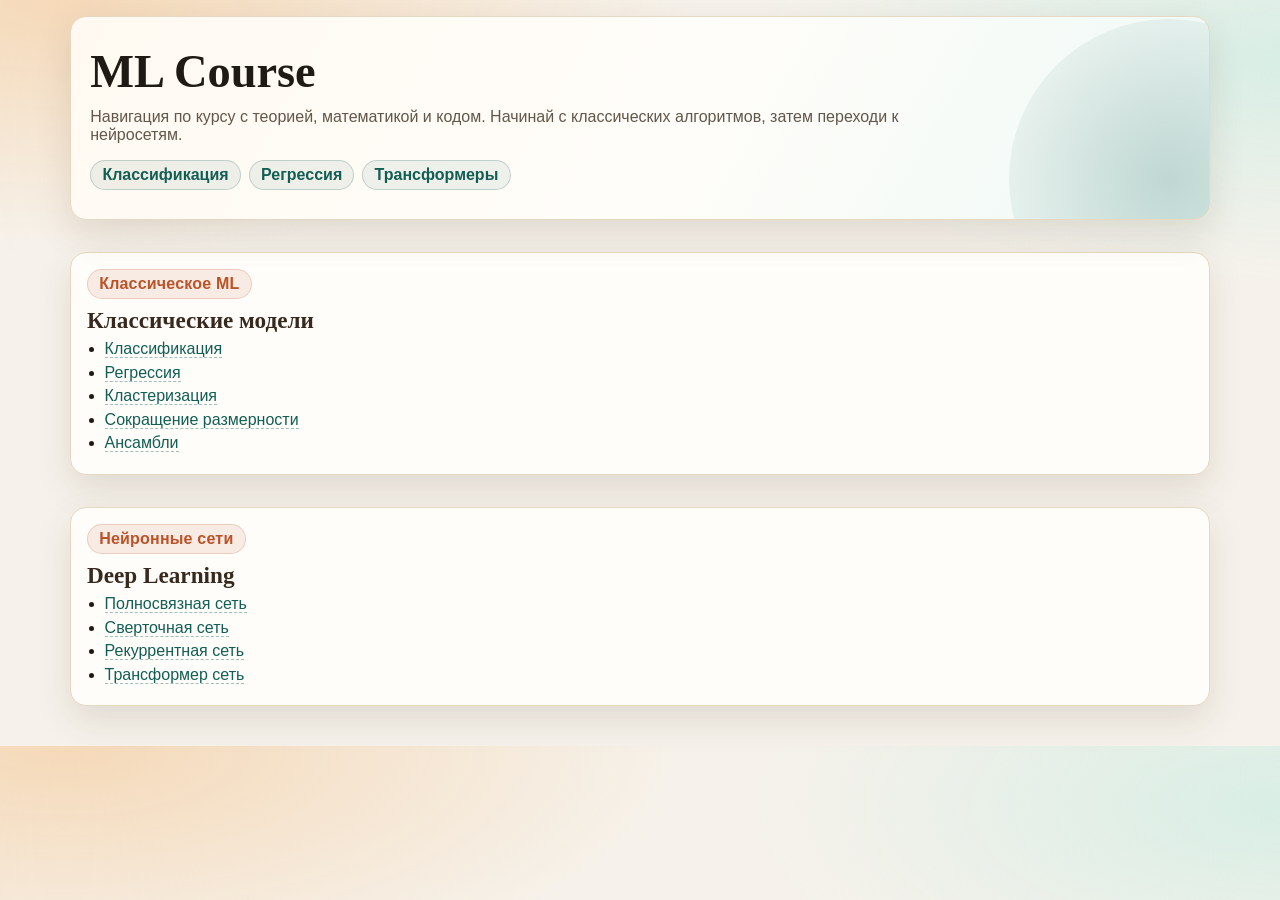
<file: index.html>
<!doctype html>
<html lang="ru">
<head>
  <meta charset="UTF-8"/>
  <meta name="viewport" content="width=device-width, initial-scale=1.0"/>
  <title>ML Course</title>
  <link rel="stylesheet" href="./assets/styles.css"/>
  <style>
    .home-hero {
      position: relative;
      overflow: hidden;
      margin-bottom: 1rem;
    }
    .home-hero::after {
      content: "";
      position: absolute;
      inset: auto -120px -120px auto;
      width: 320px;
      height: 320px;
      border-radius: 50%;
      background: radial-gradient(circle, rgba(19,94,83,.22), rgba(19,94,83,0));
      pointer-events: none;
    }
    .subtitle {
      margin-top: .7rem;
      color: var(--muted);
      max-width: 820px;
    }
    .stack {
      display: grid;
      gap: 1rem;
    }
    .section-title {
      display: inline-block;
      font-weight: 700;
      letter-spacing: .2px;
      color: var(--primary);
      background: rgba(186,83,40,.1);
      border: 1px solid rgba(186,83,40,.2);
      border-radius: 999px;
      padding: .3rem .7rem;
      margin-bottom: .55rem;
    }
    .panel ul {
      margin: .3rem 0 0;
      padding-left: 1.1rem;
    }
    .panel li { margin: .35rem 0; }
  </style>
</head>
<body>
  <main class="wrap">
    <section class="hero home-hero">
      <h1>ML Course</h1>
      <p class="subtitle">Навигация по курсу с теорией, математикой и кодом. Начинай с классических алгоритмов, затем переходи к нейросетям.</p>
      <div class="chips">
        <a href="./classic/classification.html">Классификация</a>
        <a href="./classic/regression.html">Регрессия</a>
        <a href="./neural/transformer.html">Трансформеры</a>
      </div>
    </section>

    <section class="stack">
      <article class="panel">
        <div class="section-title">Классическое ML</div>
        <h2>Классические модели</h2>
        <ul>
          <li><a href="./classic/classification.html">Классификация</a></li>
          <li><a href="./classic/regression.html">Регрессия</a></li>
          <li><a href="./classic/clustering.html">Кластеризация</a></li>
          <li><a href="./classic/dim-reduction.html">Сокращение размерности</a></li>
          <li><a href="./classic/ensembles.html">Ансамбли</a></li>
        </ul>
      </article>

      <article class="panel">
        <div class="section-title">Нейронные сети</div>
        <h2>Deep Learning</h2>
        <ul>
          <li><a href="./neural/fcn.html">Полносвязная сеть</a></li>
          <li><a href="./neural/cnn.html">Сверточная сеть</a></li>
          <li><a href="./neural/rnn.html">Рекуррентная сеть</a></li>
          <li><a href="./neural/transformer.html">Трансформер сеть</a></li>
        </ul>
      </article>
    </section>
  </main>
</body>
</html>
</file>
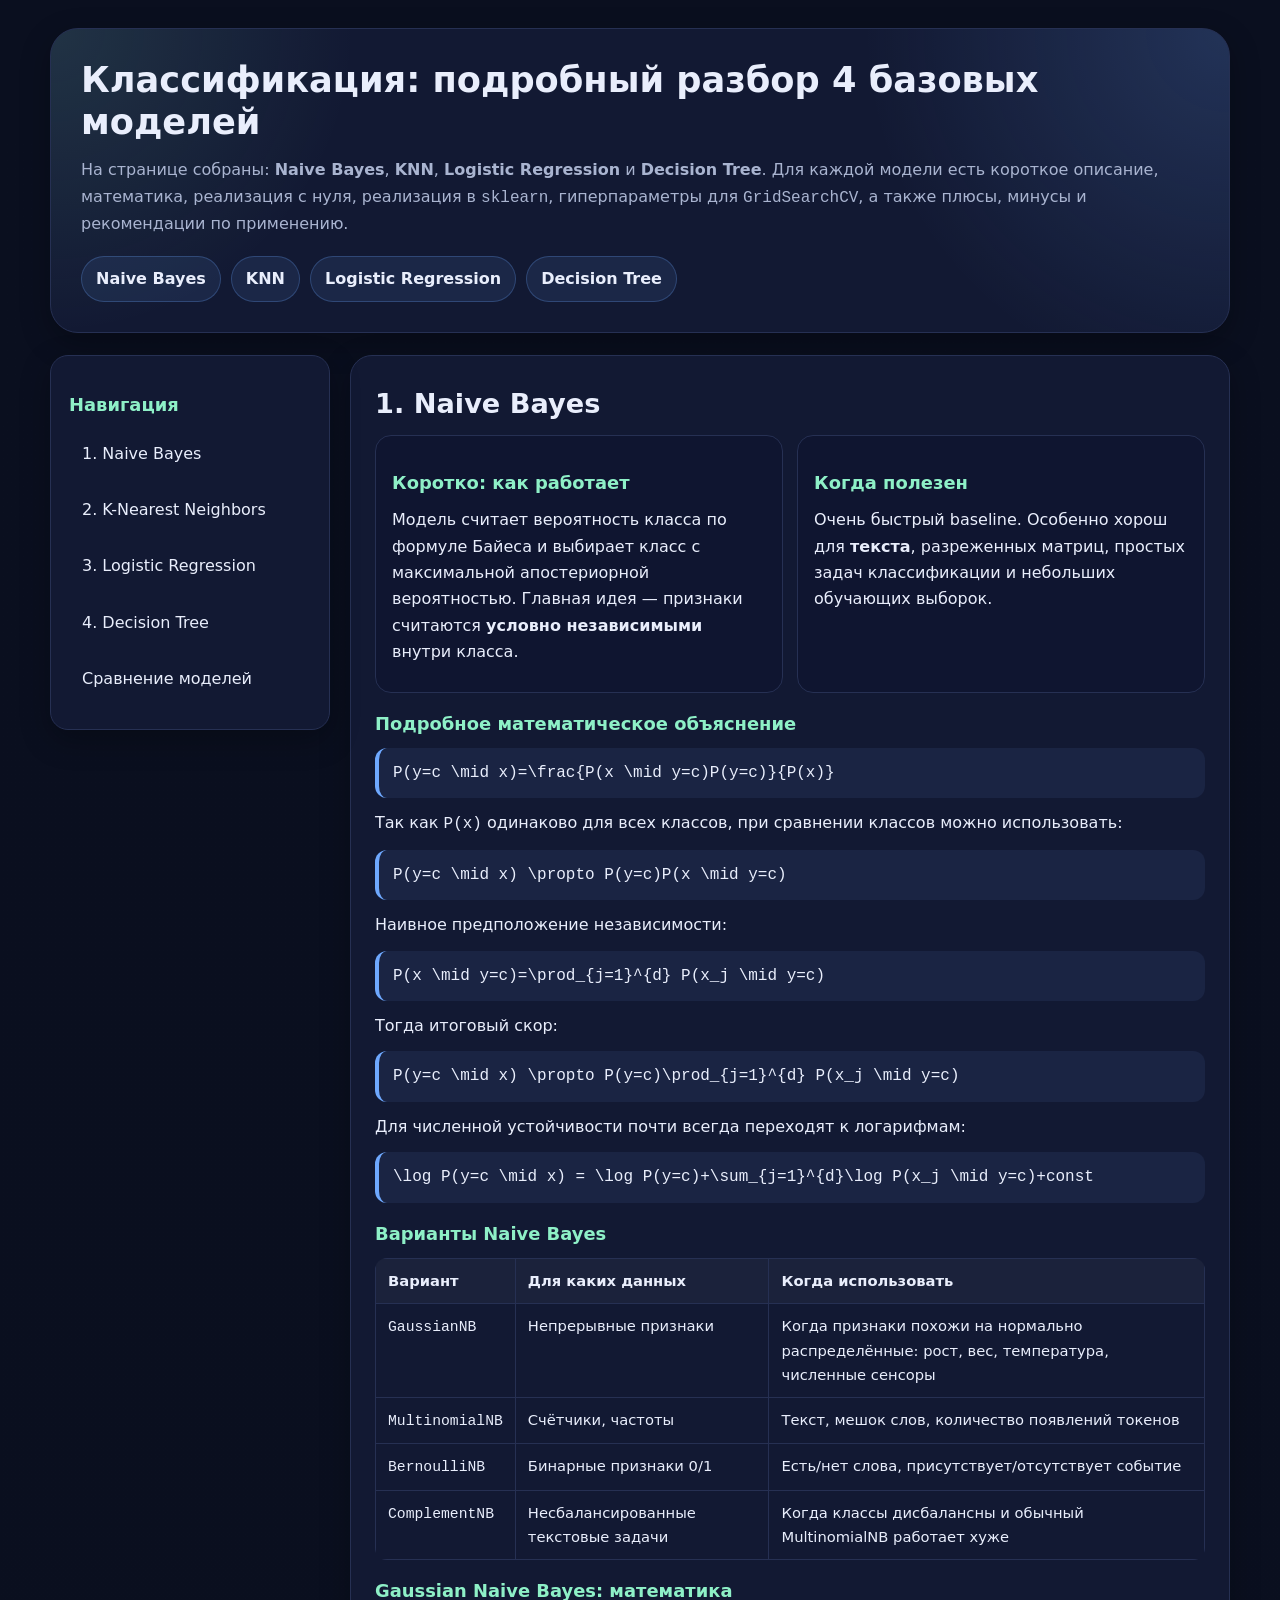
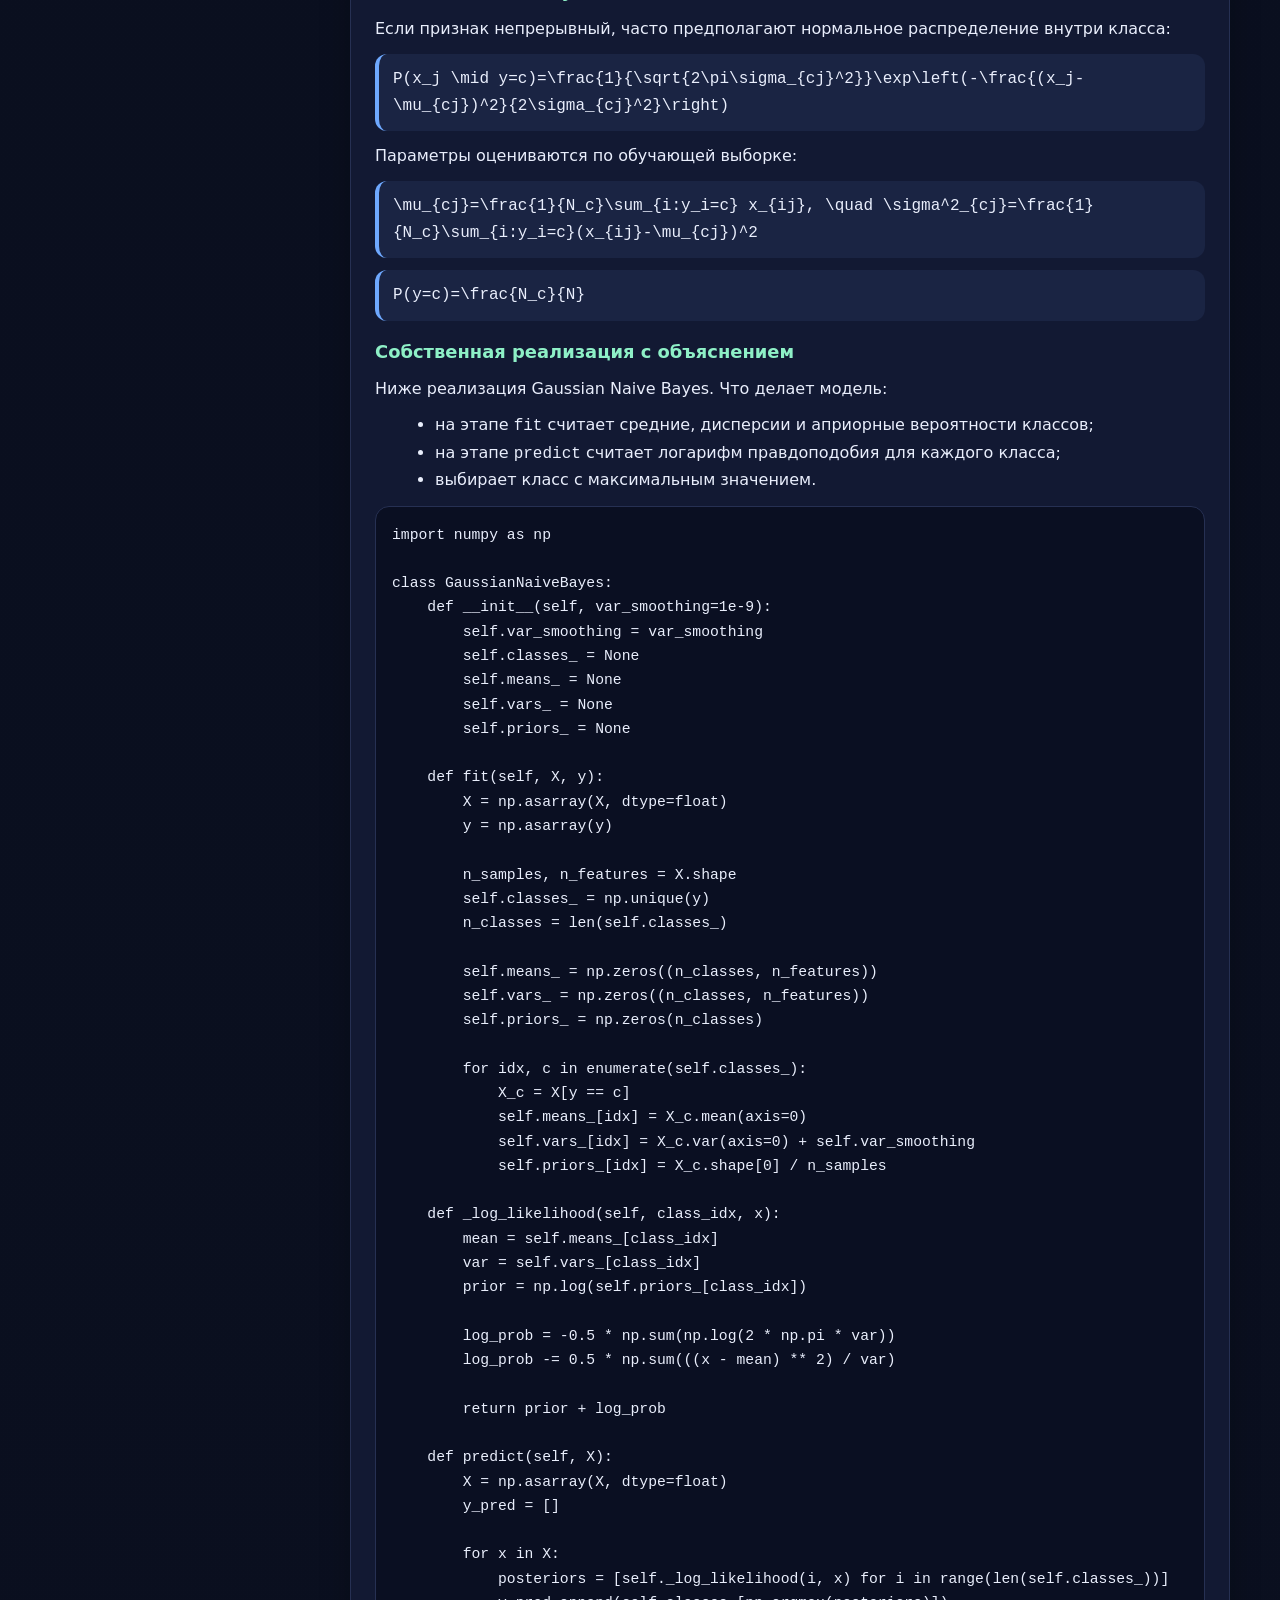
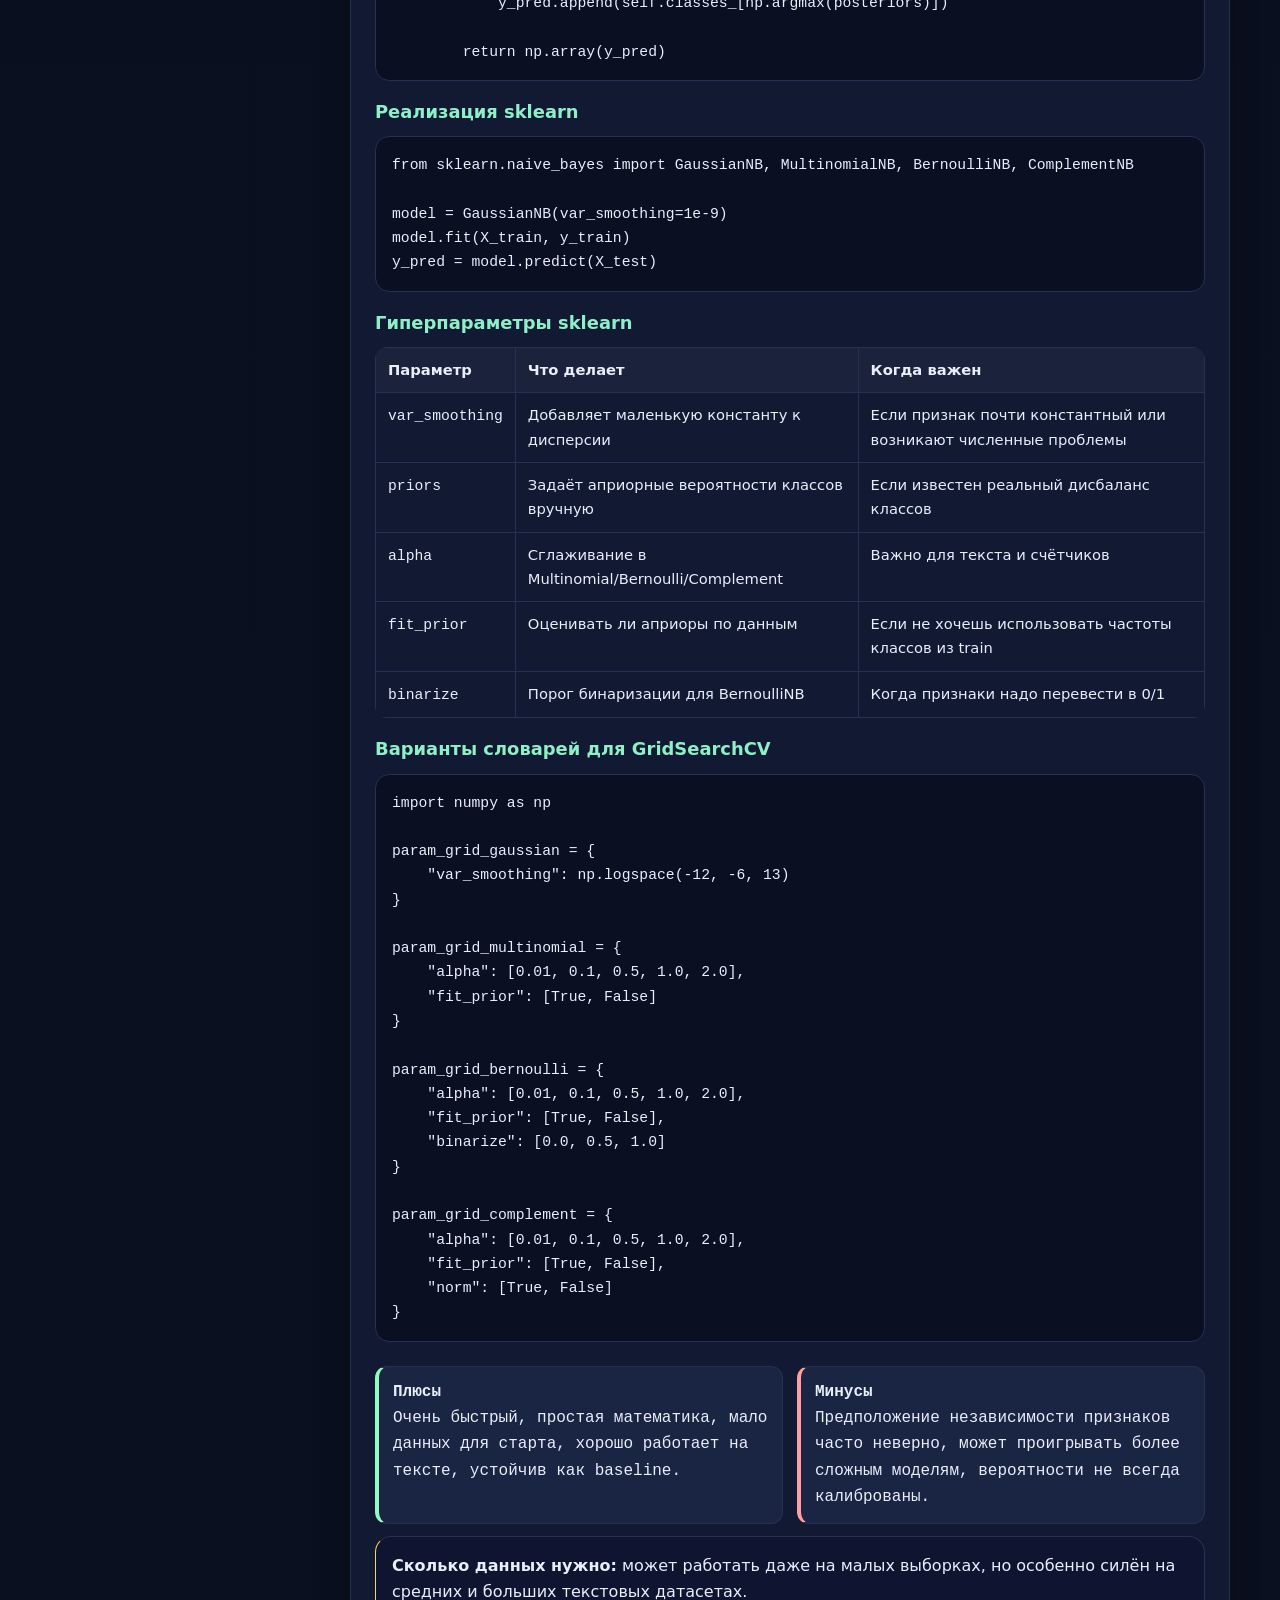
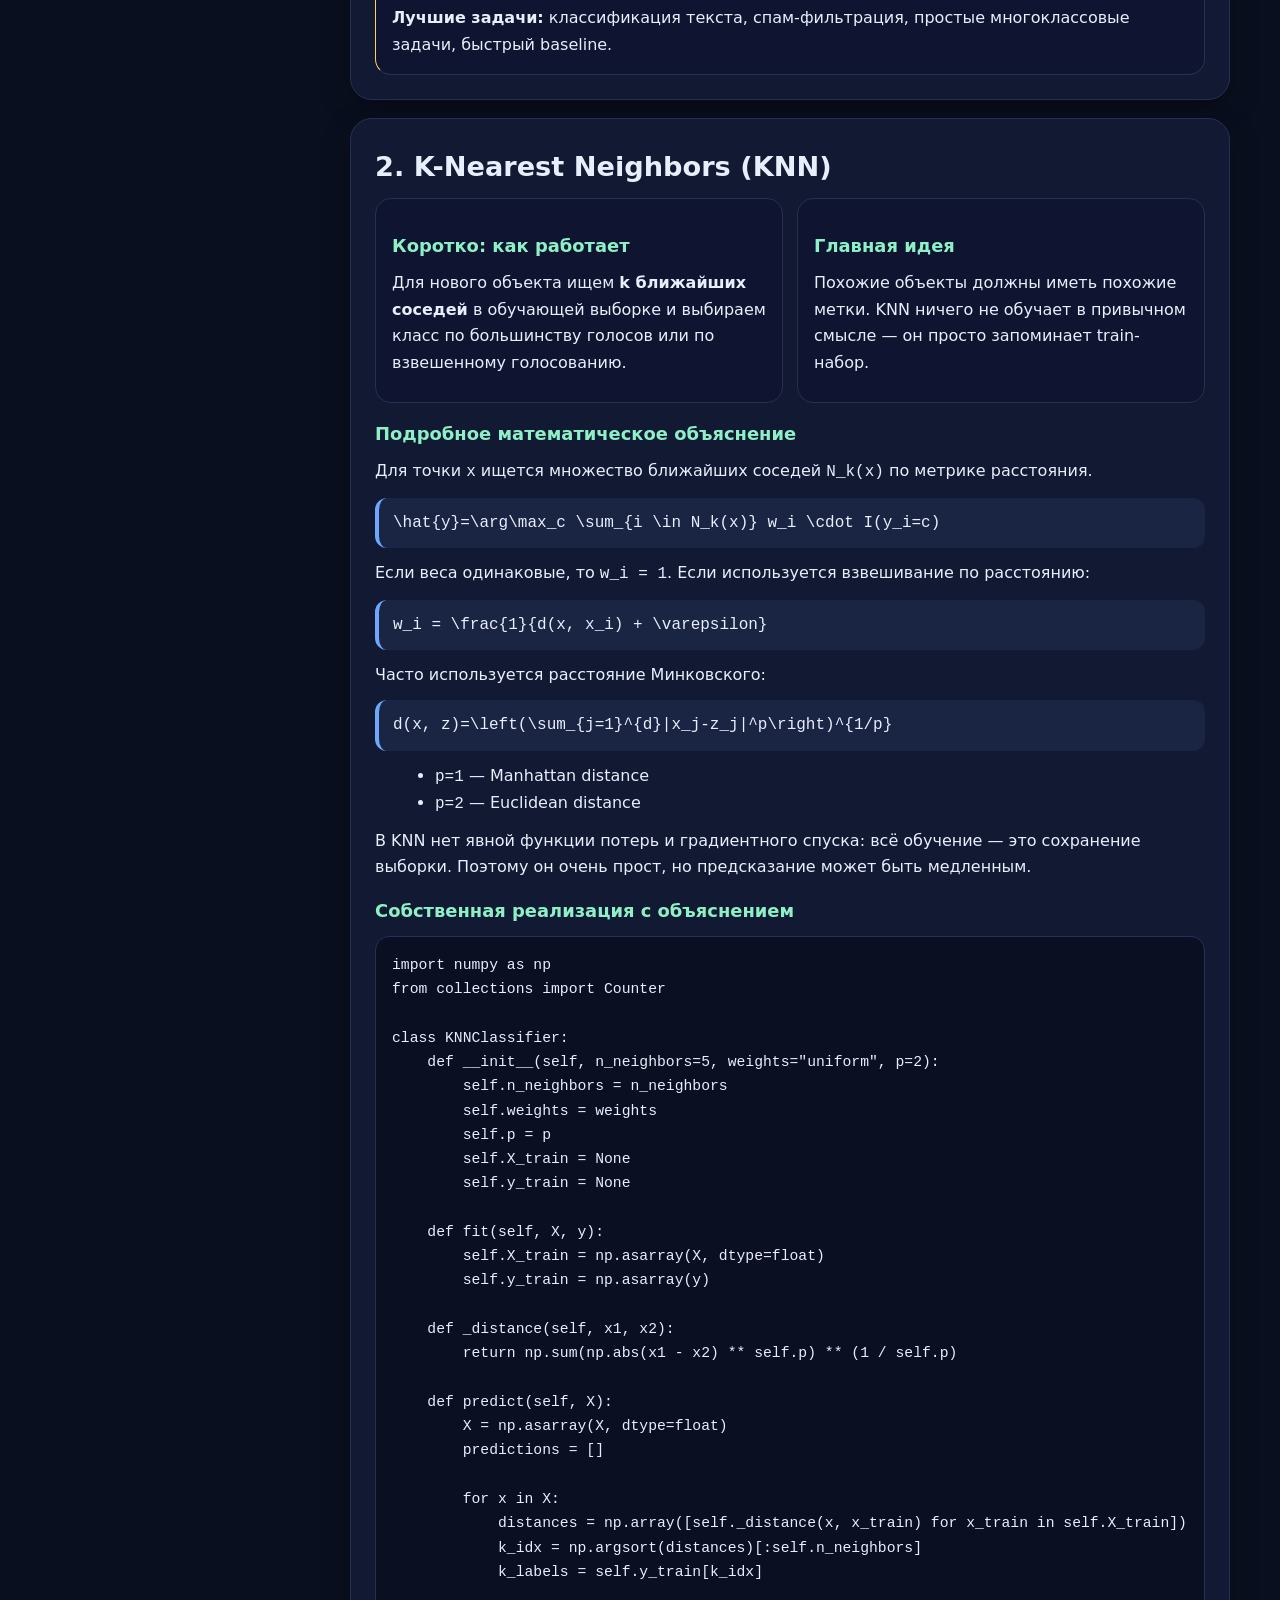
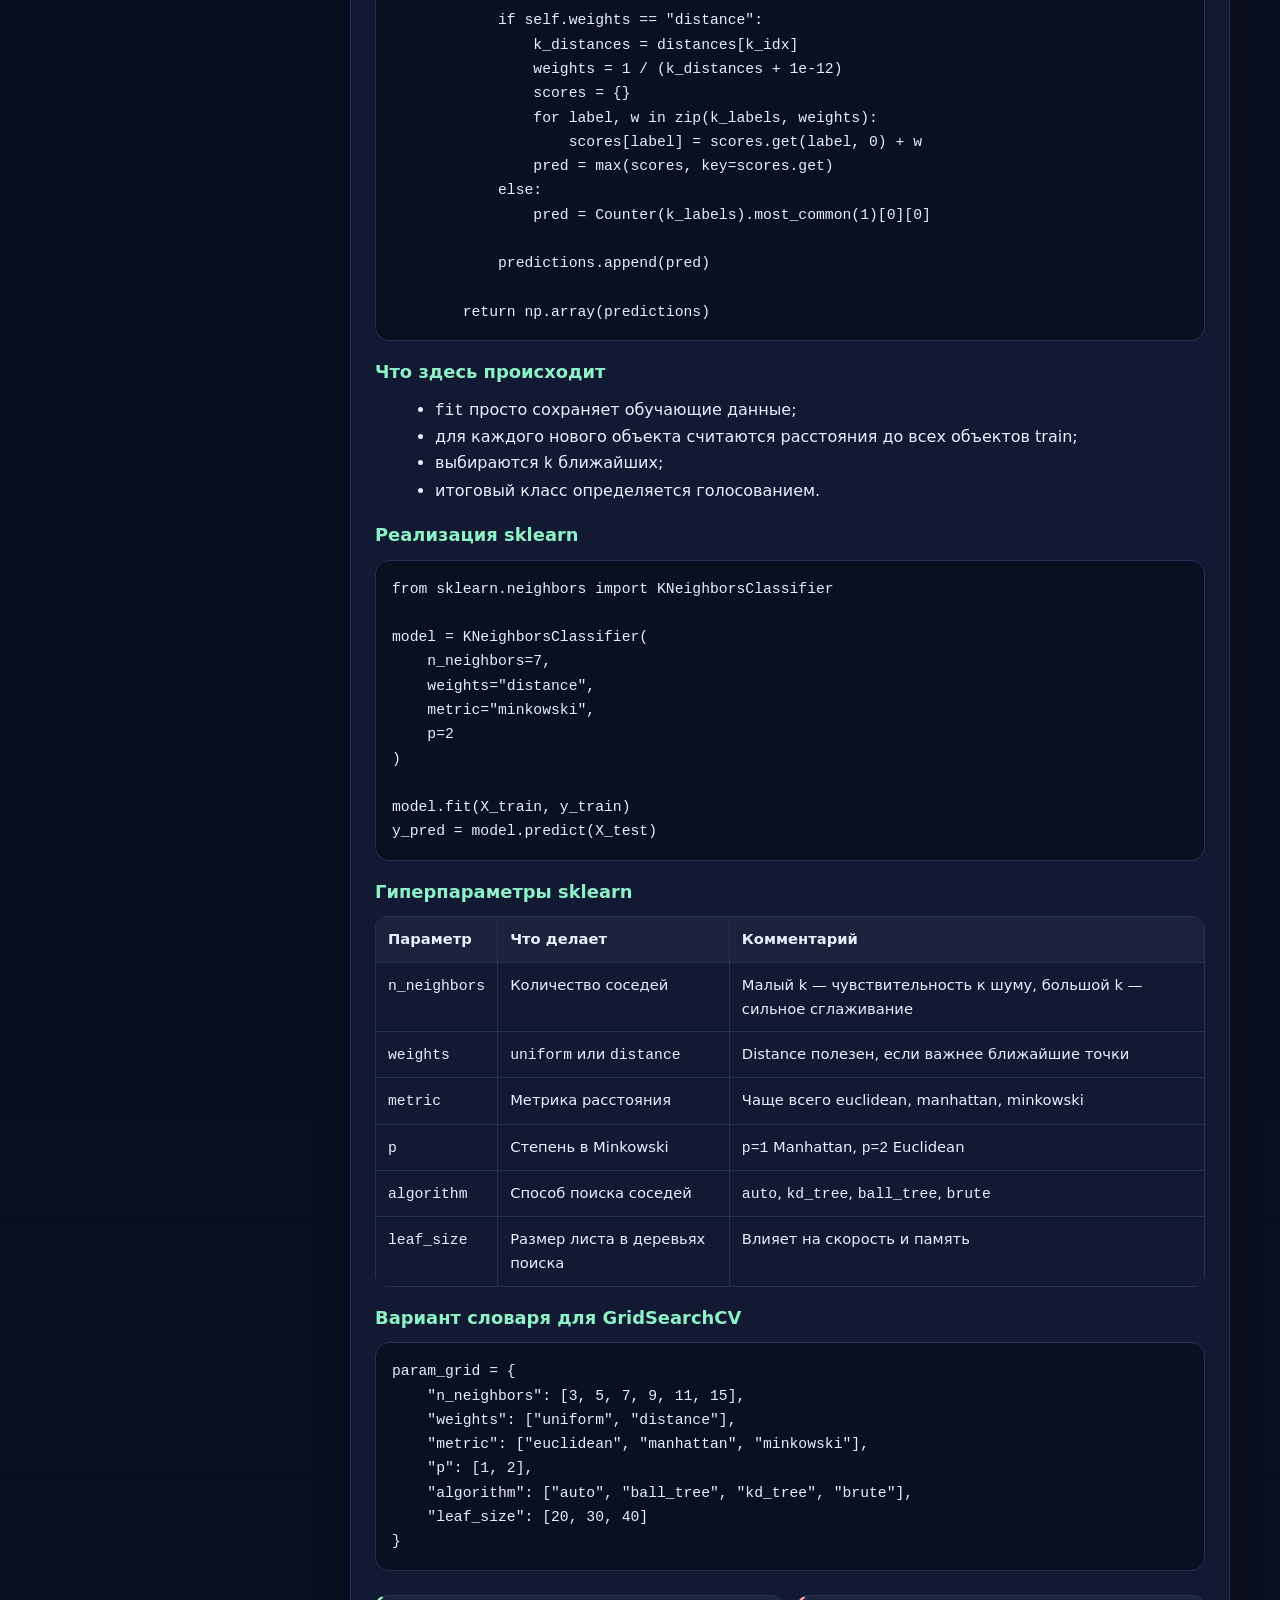
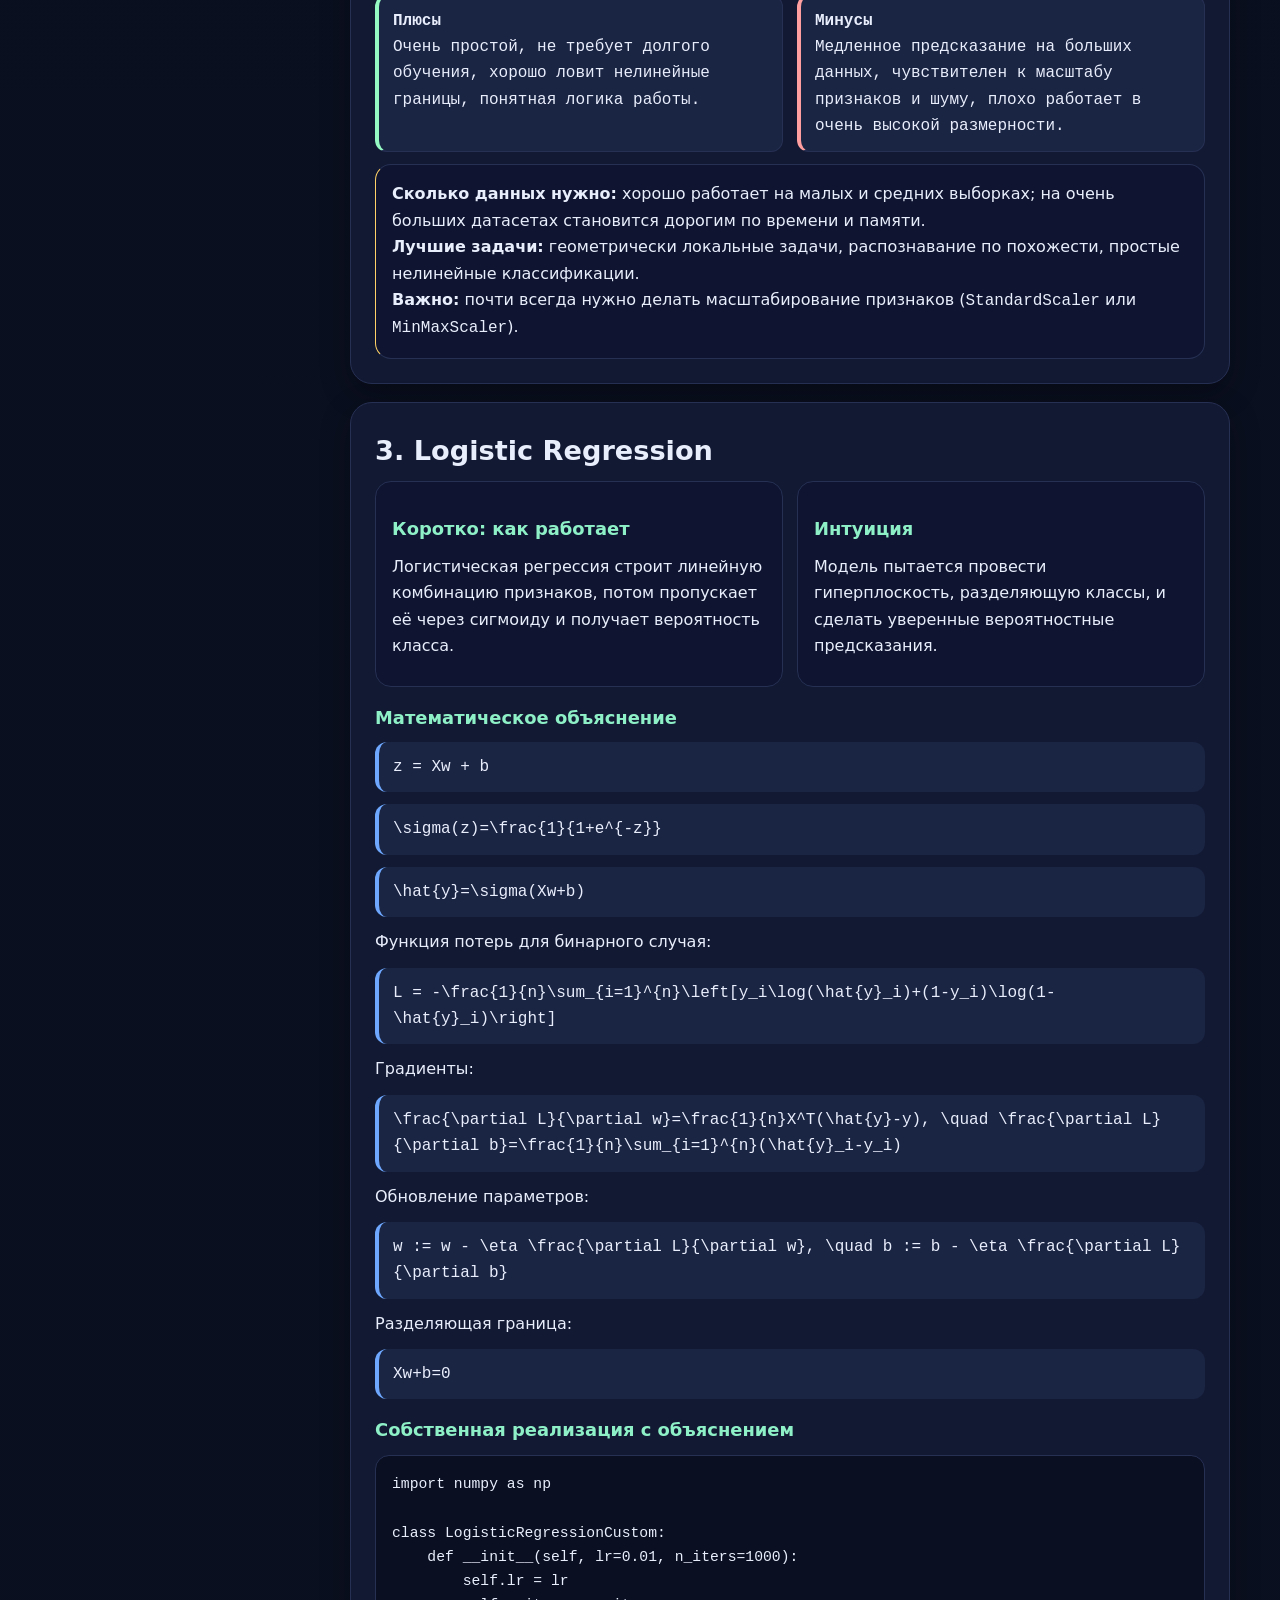
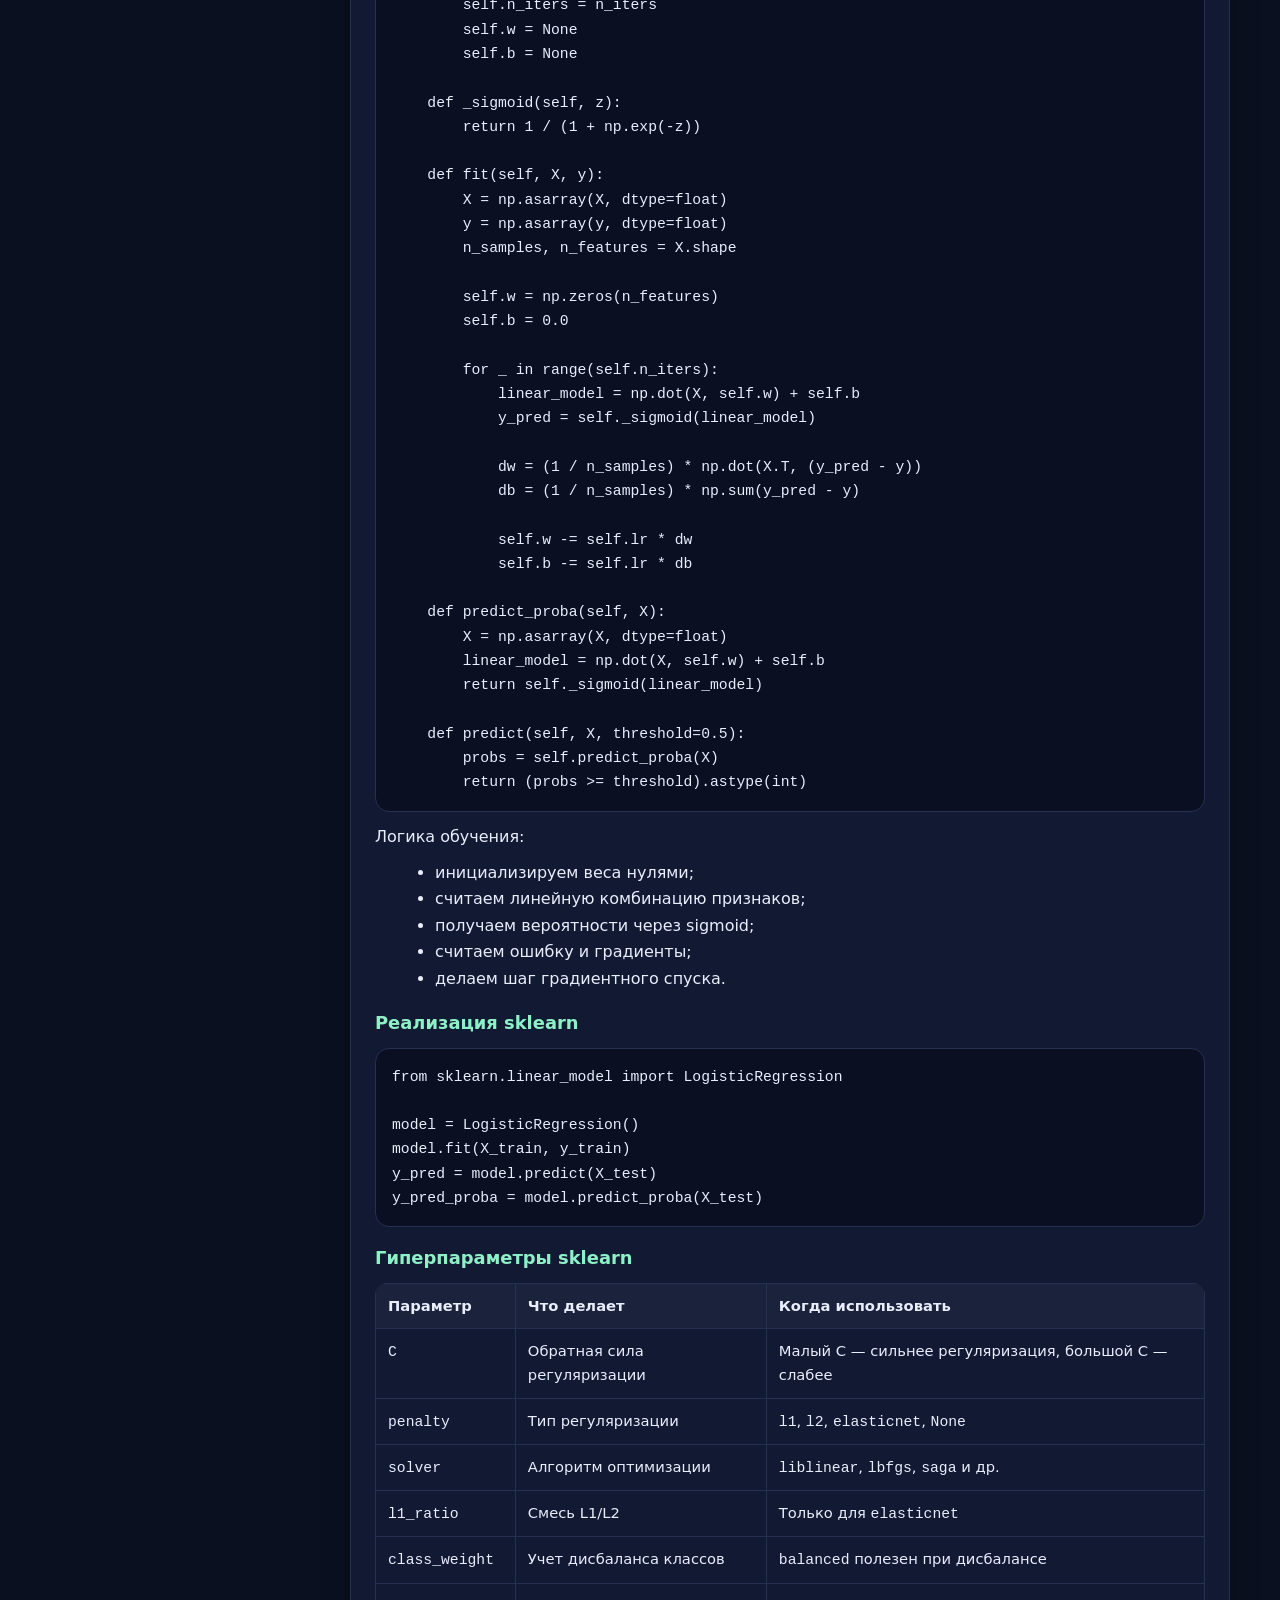
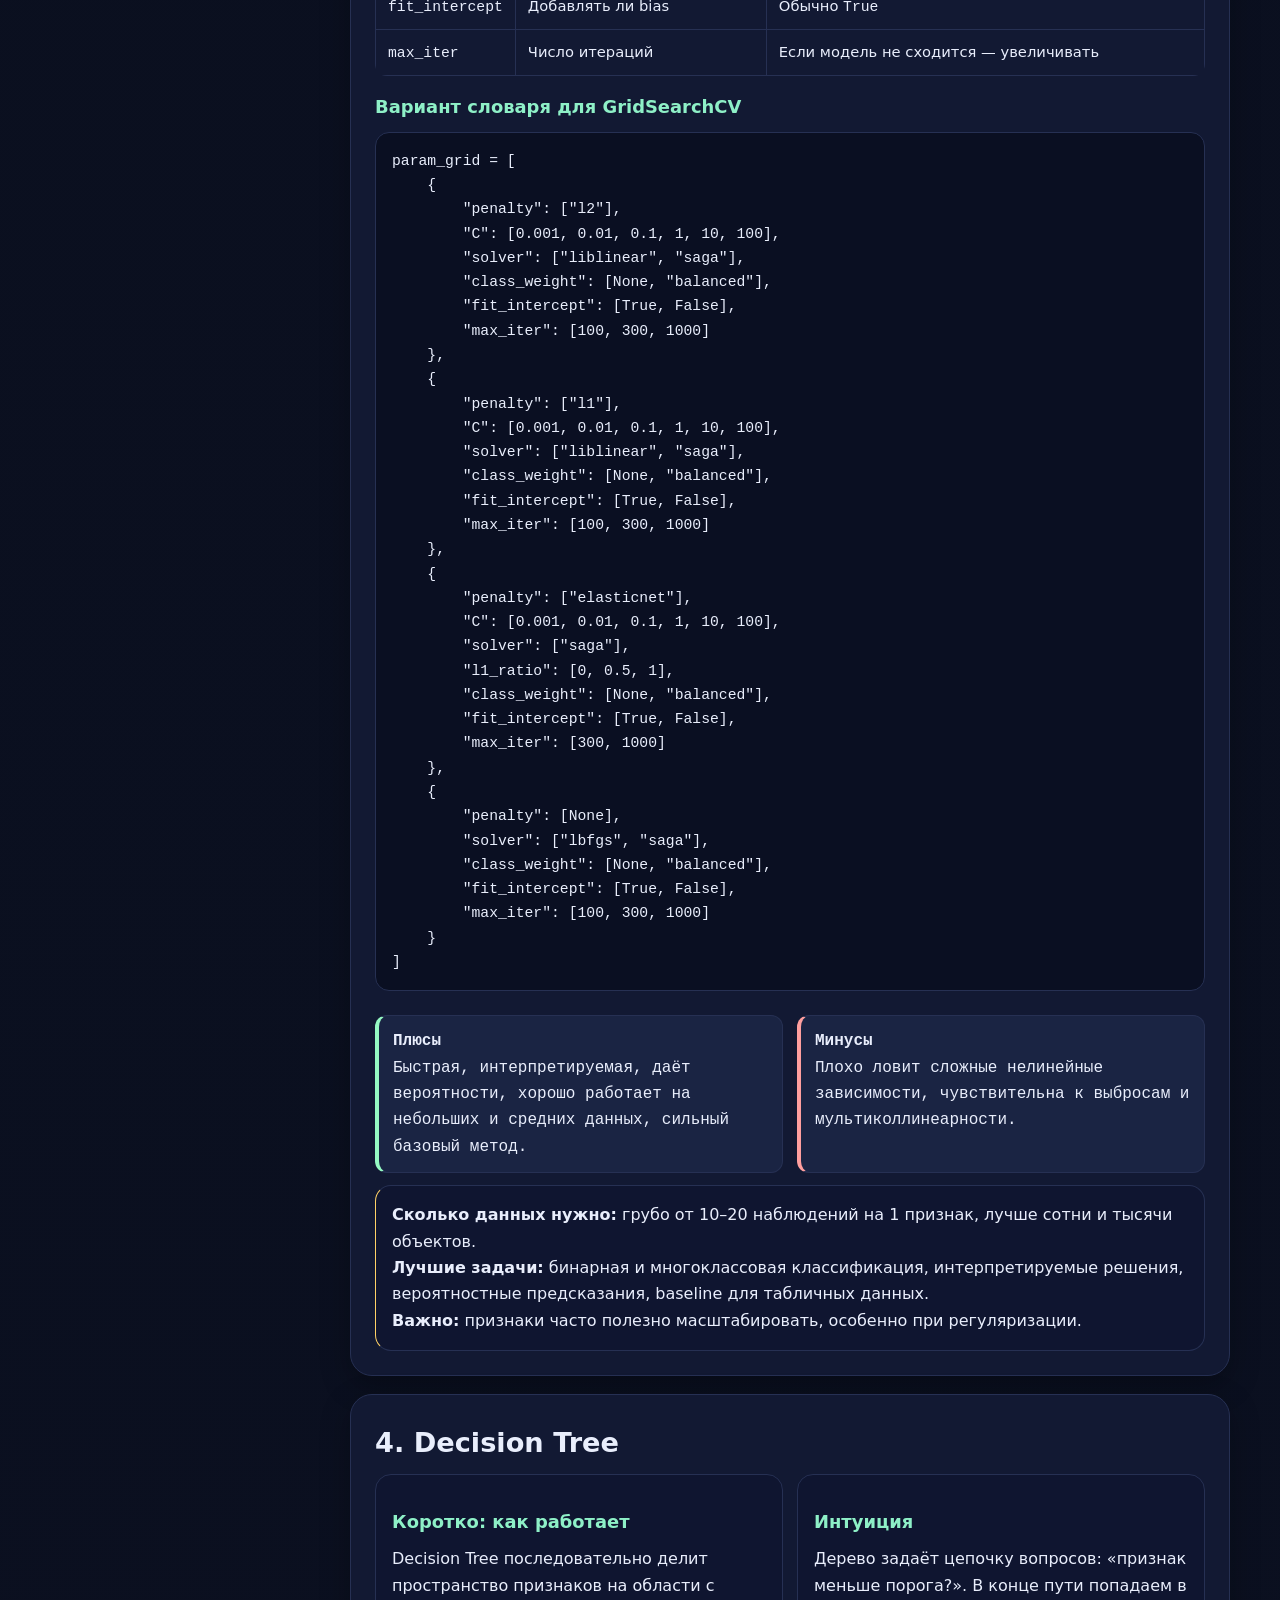
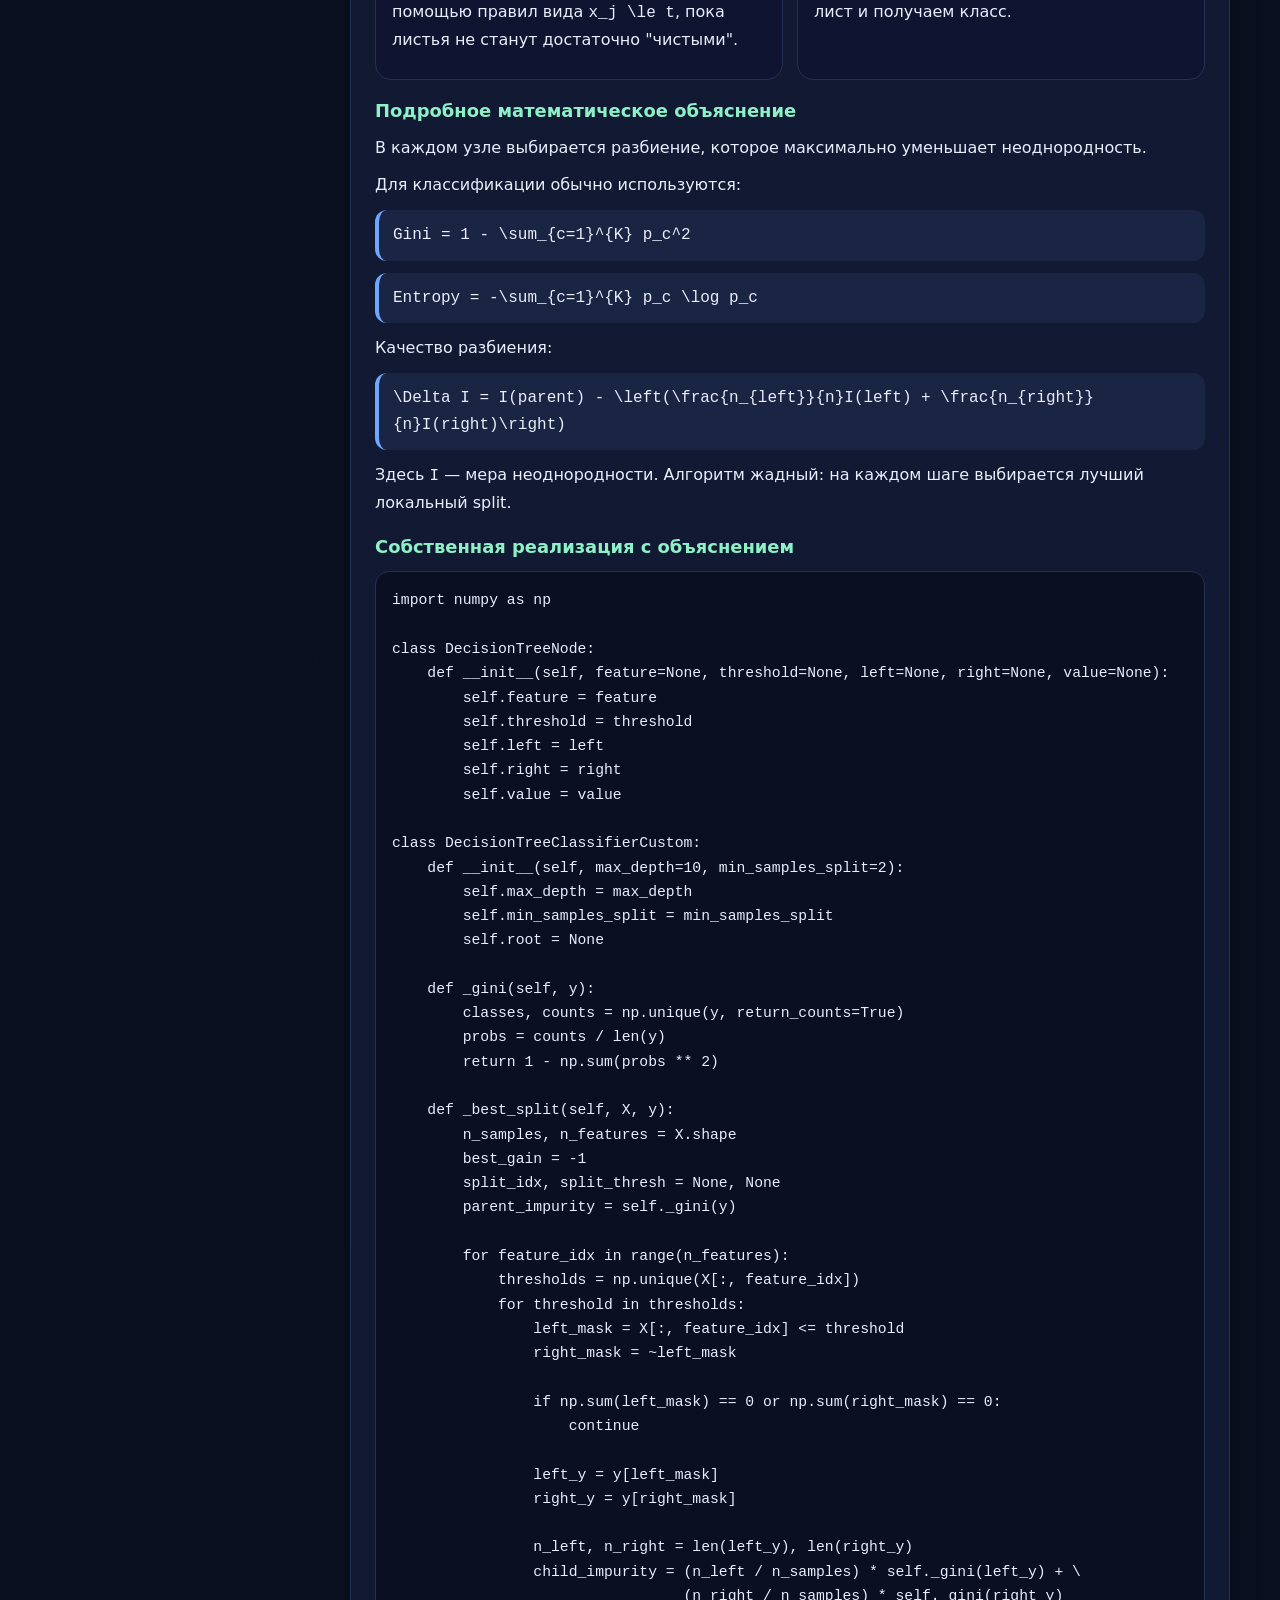
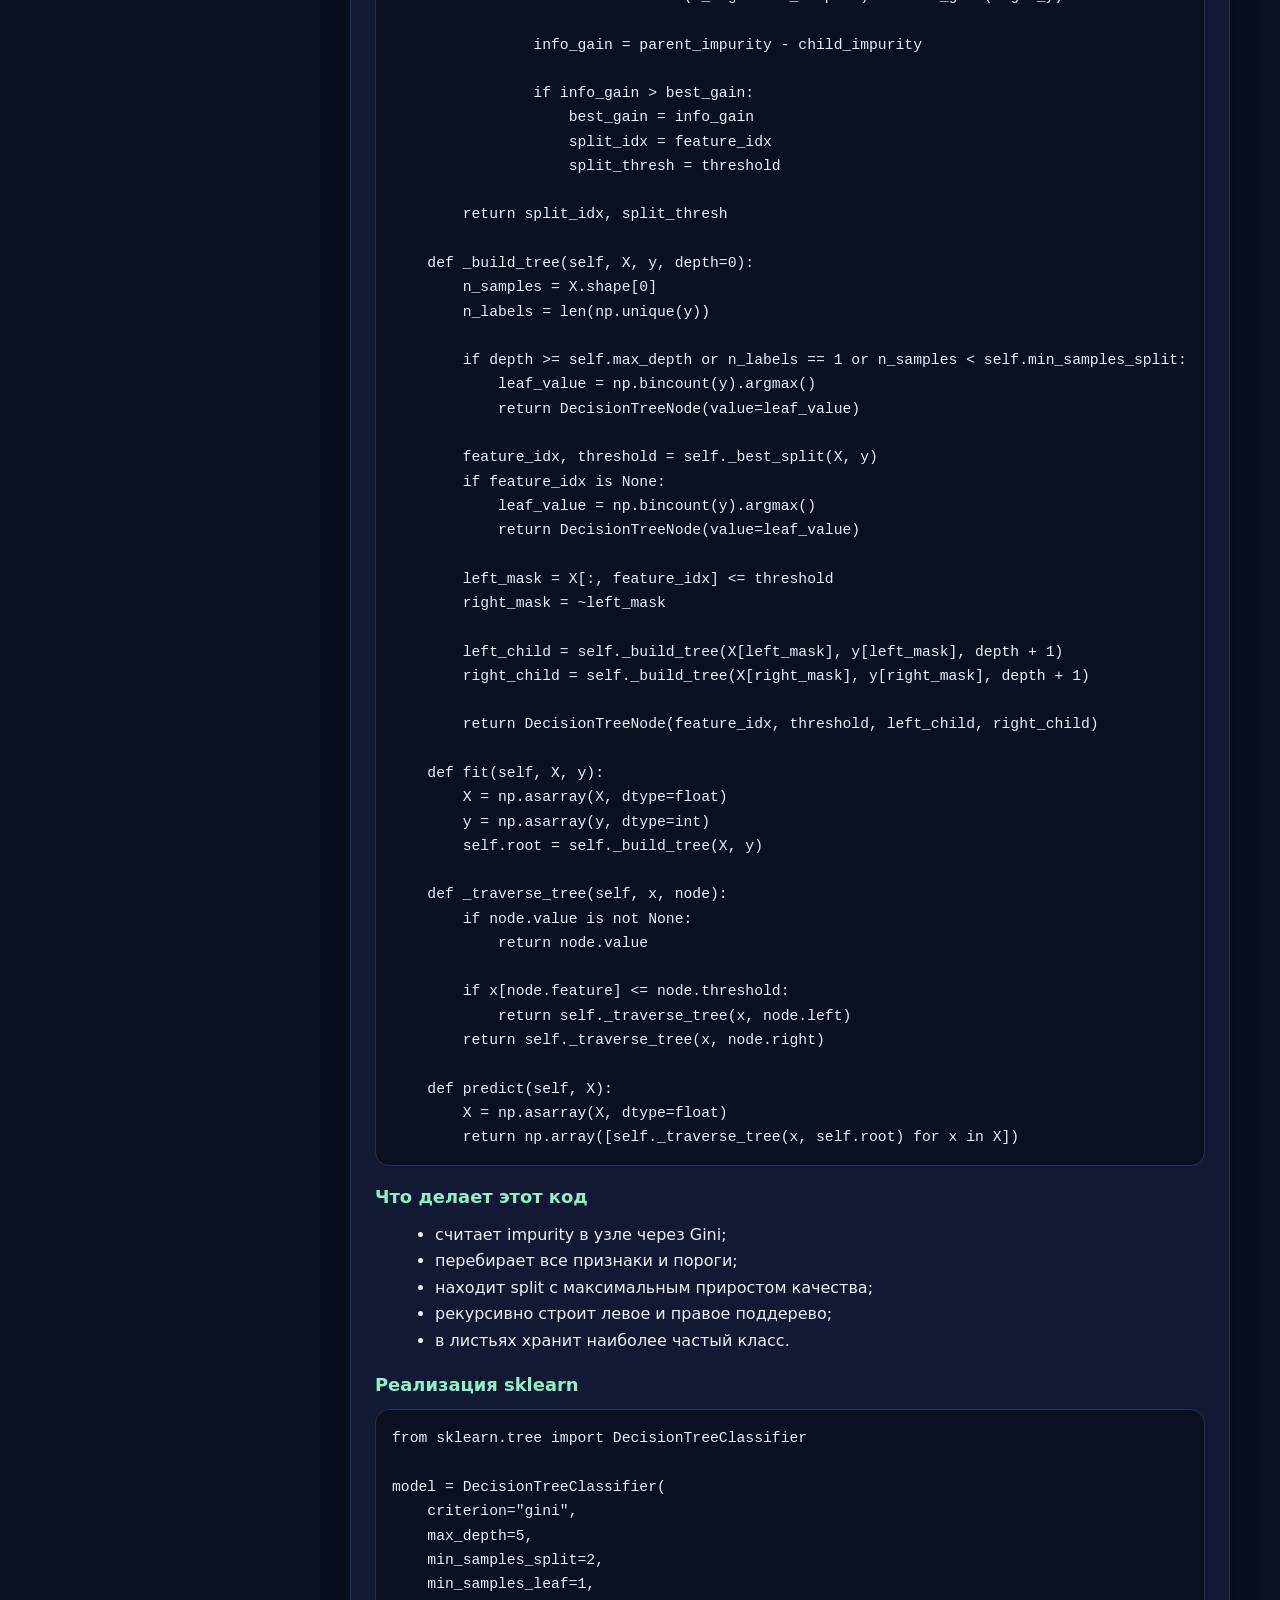
<file: classic/classification.html>
<!DOCTYPE html>
<html lang="ru">
<head>
  <meta charset="UTF-8" />
  <meta name="viewport" content="width=device-width, initial-scale=1.0" />
  <title>Классификация — Naive Bayes, KNN, Logistic Regression, Decision Tree</title>
  <style>
    :root {
      --bg: #0b1020;
      --panel: #121933;
      --panel-2: #0f1530;
      --text: #e9eefc;
      --muted: #a9b4d0;
      --accent: #6ea8fe;
      --accent-2: #8ef0c7;
      --border: #263053;
      --code: #0a0f22;
      --warn: #ffd166;
      --good: #95f9c3;
      --bad: #ff9f9f;
      --shadow: 0 10px 30px rgba(0,0,0,.28);
      --radius: 18px;
    }
    * { box-sizing: border-box; }
    body {
      margin: 0;
      font-family: Inter, system-ui, -apple-system, Segoe UI, Roboto, Arial, sans-serif;
      background: linear-gradient(180deg, #0a0f1f 0%, #0b1020 100%);
      color: var(--text);
      line-height: 1.65;
    }
    .wrap { max-width: 1220px; margin: 0 auto; padding: 28px 20px 60px; }
    .hero {
      background: radial-gradient(circle at top right, rgba(110,168,254,.18), transparent 30%),
                  radial-gradient(circle at top left, rgba(142,240,199,.12), transparent 25%),
                  var(--panel);
      border: 1px solid var(--border);
      border-radius: 28px;
      padding: 30px;
      box-shadow: var(--shadow);
      margin-bottom: 22px;
    }
    h1, h2, h3 { line-height: 1.2; margin: 0 0 14px; }
    h1 { font-size: 2.2rem; }
    h2 { font-size: 1.7rem; margin-top: 8px; }
    h3 { font-size: 1.12rem; color: var(--accent-2); margin-top: 20px; }
    p { margin: 10px 0; }
    .muted { color: var(--muted); }
    .chips { display: flex; flex-wrap: wrap; gap: 10px; margin-top: 18px; }
    .chip {
      display: inline-block;
      padding: 9px 14px;
      border-radius: 999px;
      background: rgba(110,168,254,.1);
      color: var(--text);
      border: 1px solid rgba(110,168,254,.25);
      text-decoration: none;
      font-weight: 600;
    }
    .layout { display: grid; grid-template-columns: 280px 1fr; gap: 20px; align-items: start; }
    .sidebar {
      position: sticky; top: 16px;
      background: var(--panel);
      border: 1px solid var(--border);
      border-radius: var(--radius);
      padding: 18px;
      box-shadow: var(--shadow);
    }
    .sidebar a {
      display: block; color: var(--text); text-decoration: none;
      padding: 10px 12px; border-radius: 12px; margin-bottom: 8px;
      background: transparent; border: 1px solid transparent;
    }
    .sidebar a:hover { background: rgba(255,255,255,.03); border-color: var(--border); }
    .content { display: grid; gap: 18px; }
    .section {
      background: var(--panel);
      border: 1px solid var(--border);
      border-radius: 22px;
      padding: 24px;
      box-shadow: var(--shadow);
    }
    .grid-2 { display: grid; grid-template-columns: repeat(2, minmax(0,1fr)); gap: 14px; }
    .card {
      background: var(--panel-2);
      border: 1px solid var(--border);
      border-radius: 16px;
      padding: 16px;
    }
    pre {
      margin: 12px 0;
      padding: 16px;
      background: var(--code);
      border: 1px solid var(--border);
      border-radius: 14px;
      overflow-x: auto;
      white-space: pre-wrap;
      word-break: break-word;
      font-size: 0.92rem;
    }
    code { font-family: ui-monospace, SFMono-Regular, Menlo, Consolas, monospace; }
    ul { margin: 10px 0 0 20px; }
    .formula {
      background: rgba(110,168,254,.08);
      border-left: 4px solid var(--accent);
      padding: 12px 14px;
      border-radius: 12px;
      overflow-x: auto;
      margin: 12px 0;
      font-family: ui-monospace, SFMono-Regular, Menlo, Consolas, monospace;
    }
    .pros { border-left-color: var(--good); }
    .cons { border-left-color: var(--bad); }
    .note { border-left-color: var(--warn); }
    .table {
      width: 100%; border-collapse: collapse; margin-top: 10px; font-size: .95rem;
      overflow: hidden; border-radius: 12px;
    }
    .table th, .table td { border: 1px solid var(--border); padding: 10px 12px; vertical-align: top; }
    .table th { background: rgba(255,255,255,.04); text-align: left; }
    .small { font-size: .92rem; }
    .footer { text-align: center; color: var(--muted); padding-top: 16px; }
    @media (max-width: 980px) {
      .layout { grid-template-columns: 1fr; }
      .sidebar { position: static; }
      .grid-2 { grid-template-columns: 1fr; }
    }
  </style>
</head>
<body>
  <div class="wrap">
    <section class="hero">
      <h1>Классификация: подробный разбор 4 базовых моделей</h1>
      <p class="muted">На странице собраны: <b>Naive Bayes</b>, <b>KNN</b>, <b>Logistic Regression</b> и <b>Decision Tree</b>. Для каждой модели есть короткое описание, математика, реализация с нуля, реализация в <code>sklearn</code>, гиперпараметры для <code>GridSearchCV</code>, а также плюсы, минусы и рекомендации по применению.</p>
      <div class="chips">
        <a class="chip" href="#nb">Naive Bayes</a>
        <a class="chip" href="#knn">KNN</a>
        <a class="chip" href="#lr">Logistic Regression</a>
        <a class="chip" href="#dt">Decision Tree</a>
      </div>
    </section>

    <div class="layout">
      <aside class="sidebar">
        <h3>Навигация</h3>
        <a href="#nb">1. Naive Bayes</a>
        <a href="#knn">2. K-Nearest Neighbors</a>
        <a href="#lr">3. Logistic Regression</a>
        <a href="#dt">4. Decision Tree</a>
        <a href="#compare">Сравнение моделей</a>
      </aside>

      <main class="content">
        <section class="section" id="nb">
          <h2>1. Naive Bayes</h2>
          <div class="grid-2">
            <div class="card">
              <h3>Коротко: как работает</h3>
              <p>Модель считает вероятность класса по формуле Байеса и выбирает класс с максимальной апостериорной вероятностью. Главная идея — признаки считаются <b>условно независимыми</b> внутри класса.</p>
            </div>
            <div class="card">
              <h3>Когда полезен</h3>
              <p>Очень быстрый baseline. Особенно хорош для <b>текста</b>, разреженных матриц, простых задач классификации и небольших обучающих выборок.</p>
            </div>
          </div>

          <h3>Подробное математическое объяснение</h3>
          <div class="formula">P(y=c \mid x)=\frac{P(x \mid y=c)P(y=c)}{P(x)}</div>
          <p>Так как <code>P(x)</code> одинаково для всех классов, при сравнении классов можно использовать:</p>
          <div class="formula">P(y=c \mid x) \propto P(y=c)P(x \mid y=c)</div>
          <p>Наивное предположение независимости:</p>
          <div class="formula">P(x \mid y=c)=\prod_{j=1}^{d} P(x_j \mid y=c)</div>
          <p>Тогда итоговый скор:</p>
          <div class="formula">P(y=c \mid x) \propto P(y=c)\prod_{j=1}^{d} P(x_j \mid y=c)</div>
          <p>Для численной устойчивости почти всегда переходят к логарифмам:</p>
          <div class="formula">\log P(y=c \mid x) = \log P(y=c)+\sum_{j=1}^{d}\log P(x_j \mid y=c)+const</div>

          <h3>Варианты Naive Bayes</h3>
          <table class="table small">
            <tr><th>Вариант</th><th>Для каких данных</th><th>Когда использовать</th></tr>
            <tr><td><code>GaussianNB</code></td><td>Непрерывные признаки</td><td>Когда признаки похожи на нормально распределённые: рост, вес, температура, численные сенсоры</td></tr>
            <tr><td><code>MultinomialNB</code></td><td>Счётчики, частоты</td><td>Текст, мешок слов, количество появлений токенов</td></tr>
            <tr><td><code>BernoulliNB</code></td><td>Бинарные признаки 0/1</td><td>Есть/нет слова, присутствует/отсутствует событие</td></tr>
            <tr><td><code>ComplementNB</code></td><td>Несбалансированные текстовые задачи</td><td>Когда классы дисбалансны и обычный MultinomialNB работает хуже</td></tr>
          </table>

          <h3>Gaussian Naive Bayes: математика</h3>
          <p>Если признак непрерывный, часто предполагают нормальное распределение внутри класса:</p>
          <div class="formula">P(x_j \mid y=c)=\frac{1}{\sqrt{2\pi\sigma_{cj}^2}}\exp\left(-\frac{(x_j-\mu_{cj})^2}{2\sigma_{cj}^2}\right)</div>
          <p>Параметры оцениваются по обучающей выборке:</p>
          <div class="formula">\mu_{cj}=\frac{1}{N_c}\sum_{i:y_i=c} x_{ij}, \quad \sigma^2_{cj}=\frac{1}{N_c}\sum_{i:y_i=c}(x_{ij}-\mu_{cj})^2</div>
          <div class="formula">P(y=c)=\frac{N_c}{N}</div>

          <h3>Собственная реализация с объяснением</h3>
          <p>Ниже реализация Gaussian Naive Bayes. Что делает модель:</p>
          <ul>
            <li>на этапе <code>fit</code> считает средние, дисперсии и априорные вероятности классов;</li>
            <li>на этапе <code>predict</code> считает логарифм правдоподобия для каждого класса;</li>
            <li>выбирает класс с максимальным значением.</li>
          </ul>
          <pre><code>import numpy as np

class GaussianNaiveBayes:
    def __init__(self, var_smoothing=1e-9):
        self.var_smoothing = var_smoothing
        self.classes_ = None
        self.means_ = None
        self.vars_ = None
        self.priors_ = None

    def fit(self, X, y):
        X = np.asarray(X, dtype=float)
        y = np.asarray(y)

        n_samples, n_features = X.shape
        self.classes_ = np.unique(y)
        n_classes = len(self.classes_)

        self.means_ = np.zeros((n_classes, n_features))
        self.vars_ = np.zeros((n_classes, n_features))
        self.priors_ = np.zeros(n_classes)

        for idx, c in enumerate(self.classes_):
            X_c = X[y == c]
            self.means_[idx] = X_c.mean(axis=0)
            self.vars_[idx] = X_c.var(axis=0) + self.var_smoothing
            self.priors_[idx] = X_c.shape[0] / n_samples

    def _log_likelihood(self, class_idx, x):
        mean = self.means_[class_idx]
        var = self.vars_[class_idx]
        prior = np.log(self.priors_[class_idx])

        log_prob = -0.5 * np.sum(np.log(2 * np.pi * var))
        log_prob -= 0.5 * np.sum(((x - mean) ** 2) / var)

        return prior + log_prob

    def predict(self, X):
        X = np.asarray(X, dtype=float)
        y_pred = []

        for x in X:
            posteriors = [self._log_likelihood(i, x) for i in range(len(self.classes_))]
            y_pred.append(self.classes_[np.argmax(posteriors)])

        return np.array(y_pred)</code></pre>

          <h3>Реализация sklearn</h3>
          <pre><code>from sklearn.naive_bayes import GaussianNB, MultinomialNB, BernoulliNB, ComplementNB

model = GaussianNB(var_smoothing=1e-9)
model.fit(X_train, y_train)
y_pred = model.predict(X_test)</code></pre>

          <h3>Гиперпараметры sklearn</h3>
          <table class="table small">
            <tr><th>Параметр</th><th>Что делает</th><th>Когда важен</th></tr>
            <tr><td><code>var_smoothing</code></td><td>Добавляет маленькую константу к дисперсии</td><td>Если признак почти константный или возникают численные проблемы</td></tr>
            <tr><td><code>priors</code></td><td>Задаёт априорные вероятности классов вручную</td><td>Если известен реальный дисбаланс классов</td></tr>
            <tr><td><code>alpha</code></td><td>Сглаживание в Multinomial/Bernoulli/Complement</td><td>Важно для текста и счётчиков</td></tr>
            <tr><td><code>fit_prior</code></td><td>Оценивать ли априоры по данным</td><td>Если не хочешь использовать частоты классов из train</td></tr>
            <tr><td><code>binarize</code></td><td>Порог бинаризации для BernoulliNB</td><td>Когда признаки надо перевести в 0/1</td></tr>
          </table>

          <h3>Варианты словарей для GridSearchCV</h3>
          <pre><code>import numpy as np

param_grid_gaussian = {
    "var_smoothing": np.logspace(-12, -6, 13)
}

param_grid_multinomial = {
    "alpha": [0.01, 0.1, 0.5, 1.0, 2.0],
    "fit_prior": [True, False]
}

param_grid_bernoulli = {
    "alpha": [0.01, 0.1, 0.5, 1.0, 2.0],
    "fit_prior": [True, False],
    "binarize": [0.0, 0.5, 1.0]
}

param_grid_complement = {
    "alpha": [0.01, 0.1, 0.5, 1.0, 2.0],
    "fit_prior": [True, False],
    "norm": [True, False]
}</code></pre>

          <div class="grid-2">
            <div class="card formula pros">
              <b>Плюсы</b><br>
              Очень быстрый, простая математика, мало данных для старта, хорошо работает на тексте, устойчив как baseline.
            </div>
            <div class="card formula cons">
              <b>Минусы</b><br>
              Предположение независимости признаков часто неверно, может проигрывать более сложным моделям, вероятности не всегда калиброваны.
            </div>
          </div>
          <div class="card note">
            <b>Сколько данных нужно:</b> может работать даже на малых выборках, но особенно силён на средних и больших текстовых датасетах.<br>
            <b>Лучшие задачи:</b> классификация текста, спам-фильтрация, простые многоклассовые задачи, быстрый baseline.
          </div>
        </section>

        <section class="section" id="knn">
          <h2>2. K-Nearest Neighbors (KNN)</h2>
          <div class="grid-2">
            <div class="card">
              <h3>Коротко: как работает</h3>
              <p>Для нового объекта ищем <b>k ближайших соседей</b> в обучающей выборке и выбираем класс по большинству голосов или по взвешенному голосованию.</p>
            </div>
            <div class="card">
              <h3>Главная идея</h3>
              <p>Похожие объекты должны иметь похожие метки. KNN ничего не обучает в привычном смысле — он просто запоминает train-набор.</p>
            </div>
          </div>

          <h3>Подробное математическое объяснение</h3>
          <p>Для точки <code>x</code> ищется множество ближайших соседей <code>N_k(x)</code> по метрике расстояния.</p>
          <div class="formula">\hat{y}=\arg\max_c \sum_{i \in N_k(x)} w_i \cdot I(y_i=c)</div>
          <p>Если веса одинаковые, то <code>w_i = 1</code>. Если используется взвешивание по расстоянию:</p>
          <div class="formula">w_i = \frac{1}{d(x, x_i) + \varepsilon}</div>
          <p>Часто используется расстояние Минковского:</p>
          <div class="formula">d(x, z)=\left(\sum_{j=1}^{d}|x_j-z_j|^p\right)^{1/p}</div>
          <ul>
            <li><code>p=1</code> — Manhattan distance</li>
            <li><code>p=2</code> — Euclidean distance</li>
          </ul>
          <p>В KNN нет явной функции потерь и градиентного спуска: всё обучение — это сохранение выборки. Поэтому он очень прост, но предсказание может быть медленным.</p>

          <h3>Собственная реализация с объяснением</h3>
          <pre><code>import numpy as np
from collections import Counter

class KNNClassifier:
    def __init__(self, n_neighbors=5, weights="uniform", p=2):
        self.n_neighbors = n_neighbors
        self.weights = weights
        self.p = p
        self.X_train = None
        self.y_train = None

    def fit(self, X, y):
        self.X_train = np.asarray(X, dtype=float)
        self.y_train = np.asarray(y)

    def _distance(self, x1, x2):
        return np.sum(np.abs(x1 - x2) ** self.p) ** (1 / self.p)

    def predict(self, X):
        X = np.asarray(X, dtype=float)
        predictions = []

        for x in X:
            distances = np.array([self._distance(x, x_train) for x_train in self.X_train])
            k_idx = np.argsort(distances)[:self.n_neighbors]
            k_labels = self.y_train[k_idx]

            if self.weights == "distance":
                k_distances = distances[k_idx]
                weights = 1 / (k_distances + 1e-12)
                scores = {}
                for label, w in zip(k_labels, weights):
                    scores[label] = scores.get(label, 0) + w
                pred = max(scores, key=scores.get)
            else:
                pred = Counter(k_labels).most_common(1)[0][0]

            predictions.append(pred)

        return np.array(predictions)</code></pre>

          <h3>Что здесь происходит</h3>
          <ul>
            <li><code>fit</code> просто сохраняет обучающие данные;</li>
            <li>для каждого нового объекта считаются расстояния до всех объектов train;</li>
            <li>выбираются <code>k</code> ближайших;</li>
            <li>итоговый класс определяется голосованием.</li>
          </ul>

          <h3>Реализация sklearn</h3>
          <pre><code>from sklearn.neighbors import KNeighborsClassifier

model = KNeighborsClassifier(
    n_neighbors=7,
    weights="distance",
    metric="minkowski",
    p=2
)

model.fit(X_train, y_train)
y_pred = model.predict(X_test)</code></pre>

          <h3>Гиперпараметры sklearn</h3>
          <table class="table small">
            <tr><th>Параметр</th><th>Что делает</th><th>Комментарий</th></tr>
            <tr><td><code>n_neighbors</code></td><td>Количество соседей</td><td>Малый k — чувствительность к шуму, большой k — сильное сглаживание</td></tr>
            <tr><td><code>weights</code></td><td><code>uniform</code> или <code>distance</code></td><td>Distance полезен, если важнее ближайшие точки</td></tr>
            <tr><td><code>metric</code></td><td>Метрика расстояния</td><td>Чаще всего euclidean, manhattan, minkowski</td></tr>
            <tr><td><code>p</code></td><td>Степень в Minkowski</td><td><code>p=1</code> Manhattan, <code>p=2</code> Euclidean</td></tr>
            <tr><td><code>algorithm</code></td><td>Способ поиска соседей</td><td><code>auto</code>, <code>kd_tree</code>, <code>ball_tree</code>, <code>brute</code></td></tr>
            <tr><td><code>leaf_size</code></td><td>Размер листа в деревьях поиска</td><td>Влияет на скорость и память</td></tr>
          </table>

          <h3>Вариант словаря для GridSearchCV</h3>
          <pre><code>param_grid = {
    "n_neighbors": [3, 5, 7, 9, 11, 15],
    "weights": ["uniform", "distance"],
    "metric": ["euclidean", "manhattan", "minkowski"],
    "p": [1, 2],
    "algorithm": ["auto", "ball_tree", "kd_tree", "brute"],
    "leaf_size": [20, 30, 40]
}</code></pre>

          <div class="grid-2">
            <div class="card formula pros">
              <b>Плюсы</b><br>
              Очень простой, не требует долгого обучения, хорошо ловит нелинейные границы, понятная логика работы.
            </div>
            <div class="card formula cons">
              <b>Минусы</b><br>
              Медленное предсказание на больших данных, чувствителен к масштабу признаков и шуму, плохо работает в очень высокой размерности.
            </div>
          </div>
          <div class="card note">
            <b>Сколько данных нужно:</b> хорошо работает на малых и средних выборках; на очень больших датасетах становится дорогим по времени и памяти.<br>
            <b>Лучшие задачи:</b> геометрически локальные задачи, распознавание по похожести, простые нелинейные классификации.<br>
            <b>Важно:</b> почти всегда нужно делать масштабирование признаков (<code>StandardScaler</code> или <code>MinMaxScaler</code>).
          </div>
        </section>

        <section class="section" id="lr">
          <h2>3. Logistic Regression</h2>
          <div class="grid-2">
            <div class="card">
              <h3>Коротко: как работает</h3>
              <p>Логистическая регрессия строит линейную комбинацию признаков, потом пропускает её через сигмоиду и получает вероятность класса.</p>
            </div>
            <div class="card">
              <h3>Интуиция</h3>
              <p>Модель пытается провести гиперплоскость, разделяющую классы, и сделать уверенные вероятностные предсказания.</p>
            </div>
          </div>

          <h3>Математическое объяснение</h3>
          <div class="formula">z = Xw + b</div>
          <div class="formula">\sigma(z)=\frac{1}{1+e^{-z}}</div>
          <div class="formula">\hat{y}=\sigma(Xw+b)</div>
          <p>Функция потерь для бинарного случая:</p>
          <div class="formula">L = -\frac{1}{n}\sum_{i=1}^{n}\left[y_i\log(\hat{y}_i)+(1-y_i)\log(1-\hat{y}_i)\right]</div>
          <p>Градиенты:</p>
          <div class="formula">\frac{\partial L}{\partial w}=\frac{1}{n}X^T(\hat{y}-y), \quad \frac{\partial L}{\partial b}=\frac{1}{n}\sum_{i=1}^{n}(\hat{y}_i-y_i)</div>
          <p>Обновление параметров:</p>
          <div class="formula">w := w - \eta \frac{\partial L}{\partial w}, \quad b := b - \eta \frac{\partial L}{\partial b}</div>
          <p>Разделяющая граница:</p>
          <div class="formula">Xw+b=0</div>

          <h3>Собственная реализация с объяснением</h3>
          <pre><code>import numpy as np

class LogisticRegressionCustom:
    def __init__(self, lr=0.01, n_iters=1000):
        self.lr = lr
        self.n_iters = n_iters
        self.w = None
        self.b = None

    def _sigmoid(self, z):
        return 1 / (1 + np.exp(-z))

    def fit(self, X, y):
        X = np.asarray(X, dtype=float)
        y = np.asarray(y, dtype=float)
        n_samples, n_features = X.shape

        self.w = np.zeros(n_features)
        self.b = 0.0

        for _ in range(self.n_iters):
            linear_model = np.dot(X, self.w) + self.b
            y_pred = self._sigmoid(linear_model)

            dw = (1 / n_samples) * np.dot(X.T, (y_pred - y))
            db = (1 / n_samples) * np.sum(y_pred - y)

            self.w -= self.lr * dw
            self.b -= self.lr * db

    def predict_proba(self, X):
        X = np.asarray(X, dtype=float)
        linear_model = np.dot(X, self.w) + self.b
        return self._sigmoid(linear_model)

    def predict(self, X, threshold=0.5):
        probs = self.predict_proba(X)
        return (probs >= threshold).astype(int)</code></pre>
          <p>Логика обучения:</p>
          <ul>
            <li>инициализируем веса нулями;</li>
            <li>считаем линейную комбинацию признаков;</li>
            <li>получаем вероятности через sigmoid;</li>
            <li>считаем ошибку и градиенты;</li>
            <li>делаем шаг градиентного спуска.</li>
          </ul>

          <h3>Реализация sklearn</h3>
          <pre><code>from sklearn.linear_model import LogisticRegression

model = LogisticRegression()
model.fit(X_train, y_train)
y_pred = model.predict(X_test)
y_pred_proba = model.predict_proba(X_test)</code></pre>

          <h3>Гиперпараметры sklearn</h3>
          <table class="table small">
            <tr><th>Параметр</th><th>Что делает</th><th>Когда использовать</th></tr>
            <tr><td><code>C</code></td><td>Обратная сила регуляризации</td><td>Малый C — сильнее регуляризация, большой C — слабее</td></tr>
            <tr><td><code>penalty</code></td><td>Тип регуляризации</td><td><code>l1</code>, <code>l2</code>, <code>elasticnet</code>, <code>None</code></td></tr>
            <tr><td><code>solver</code></td><td>Алгоритм оптимизации</td><td><code>liblinear</code>, <code>lbfgs</code>, <code>saga</code> и др.</td></tr>
            <tr><td><code>l1_ratio</code></td><td>Смесь L1/L2</td><td>Только для <code>elasticnet</code></td></tr>
            <tr><td><code>class_weight</code></td><td>Учет дисбаланса классов</td><td><code>balanced</code> полезен при дисбалансе</td></tr>
            <tr><td><code>fit_intercept</code></td><td>Добавлять ли bias</td><td>Обычно <code>True</code></td></tr>
            <tr><td><code>max_iter</code></td><td>Число итераций</td><td>Если модель не сходится — увеличивать</td></tr>
          </table>

          <h3>Вариант словаря для GridSearchCV</h3>
          <pre><code>param_grid = [
    {
        "penalty": ["l2"],
        "C": [0.001, 0.01, 0.1, 1, 10, 100],
        "solver": ["liblinear", "saga"],
        "class_weight": [None, "balanced"],
        "fit_intercept": [True, False],
        "max_iter": [100, 300, 1000]
    },
    {
        "penalty": ["l1"],
        "C": [0.001, 0.01, 0.1, 1, 10, 100],
        "solver": ["liblinear", "saga"],
        "class_weight": [None, "balanced"],
        "fit_intercept": [True, False],
        "max_iter": [100, 300, 1000]
    },
    {
        "penalty": ["elasticnet"],
        "C": [0.001, 0.01, 0.1, 1, 10, 100],
        "solver": ["saga"],
        "l1_ratio": [0, 0.5, 1],
        "class_weight": [None, "balanced"],
        "fit_intercept": [True, False],
        "max_iter": [300, 1000]
    },
    {
        "penalty": [None],
        "solver": ["lbfgs", "saga"],
        "class_weight": [None, "balanced"],
        "fit_intercept": [True, False],
        "max_iter": [100, 300, 1000]
    }
]</code></pre>

          <div class="grid-2">
            <div class="card formula pros">
              <b>Плюсы</b><br>
              Быстрая, интерпретируемая, даёт вероятности, хорошо работает на небольших и средних данных, сильный базовый метод.
            </div>
            <div class="card formula cons">
              <b>Минусы</b><br>
              Плохо ловит сложные нелинейные зависимости, чувствительна к выбросам и мультиколлинеарности.
            </div>
          </div>
          <div class="card note">
            <b>Сколько данных нужно:</b> грубо от 10–20 наблюдений на 1 признак, лучше сотни и тысячи объектов.<br>
            <b>Лучшие задачи:</b> бинарная и многоклассовая классификация, интерпретируемые решения, вероятностные предсказания, baseline для табличных данных.<br>
            <b>Важно:</b> признаки часто полезно масштабировать, особенно при регуляризации.
          </div>
        </section>

        <section class="section" id="dt">
          <h2>4. Decision Tree</h2>
          <div class="grid-2">
            <div class="card">
              <h3>Коротко: как работает</h3>
              <p>Decision Tree последовательно делит пространство признаков на области с помощью правил вида <code>x_j \le t</code>, пока листья не станут достаточно "чистыми".</p>
            </div>
            <div class="card">
              <h3>Интуиция</h3>
              <p>Дерево задаёт цепочку вопросов: «признак меньше порога?». В конце пути попадаем в лист и получаем класс.</p>
            </div>
          </div>

          <h3>Подробное математическое объяснение</h3>
          <p>В каждом узле выбирается разбиение, которое максимально уменьшает неоднородность.</p>
          <p>Для классификации обычно используются:</p>
          <div class="formula">Gini = 1 - \sum_{c=1}^{K} p_c^2</div>
          <div class="formula">Entropy = -\sum_{c=1}^{K} p_c \log p_c</div>
          <p>Качество разбиения:</p>
          <div class="formula">\Delta I = I(parent) - \left(\frac{n_{left}}{n}I(left) + \frac{n_{right}}{n}I(right)\right)</div>
          <p>Здесь <code>I</code> — мера неоднородности. Алгоритм жадный: на каждом шаге выбирается лучший локальный split.</p>

          <h3>Собственная реализация с объяснением</h3>
          <pre><code>import numpy as np

class DecisionTreeNode:
    def __init__(self, feature=None, threshold=None, left=None, right=None, value=None):
        self.feature = feature
        self.threshold = threshold
        self.left = left
        self.right = right
        self.value = value

class DecisionTreeClassifierCustom:
    def __init__(self, max_depth=10, min_samples_split=2):
        self.max_depth = max_depth
        self.min_samples_split = min_samples_split
        self.root = None

    def _gini(self, y):
        classes, counts = np.unique(y, return_counts=True)
        probs = counts / len(y)
        return 1 - np.sum(probs ** 2)

    def _best_split(self, X, y):
        n_samples, n_features = X.shape
        best_gain = -1
        split_idx, split_thresh = None, None
        parent_impurity = self._gini(y)

        for feature_idx in range(n_features):
            thresholds = np.unique(X[:, feature_idx])
            for threshold in thresholds:
                left_mask = X[:, feature_idx] <= threshold
                right_mask = ~left_mask

                if np.sum(left_mask) == 0 or np.sum(right_mask) == 0:
                    continue

                left_y = y[left_mask]
                right_y = y[right_mask]

                n_left, n_right = len(left_y), len(right_y)
                child_impurity = (n_left / n_samples) * self._gini(left_y) + \
                                 (n_right / n_samples) * self._gini(right_y)

                info_gain = parent_impurity - child_impurity

                if info_gain > best_gain:
                    best_gain = info_gain
                    split_idx = feature_idx
                    split_thresh = threshold

        return split_idx, split_thresh

    def _build_tree(self, X, y, depth=0):
        n_samples = X.shape[0]
        n_labels = len(np.unique(y))

        if depth >= self.max_depth or n_labels == 1 or n_samples < self.min_samples_split:
            leaf_value = np.bincount(y).argmax()
            return DecisionTreeNode(value=leaf_value)

        feature_idx, threshold = self._best_split(X, y)
        if feature_idx is None:
            leaf_value = np.bincount(y).argmax()
            return DecisionTreeNode(value=leaf_value)

        left_mask = X[:, feature_idx] <= threshold
        right_mask = ~left_mask

        left_child = self._build_tree(X[left_mask], y[left_mask], depth + 1)
        right_child = self._build_tree(X[right_mask], y[right_mask], depth + 1)

        return DecisionTreeNode(feature_idx, threshold, left_child, right_child)

    def fit(self, X, y):
        X = np.asarray(X, dtype=float)
        y = np.asarray(y, dtype=int)
        self.root = self._build_tree(X, y)

    def _traverse_tree(self, x, node):
        if node.value is not None:
            return node.value

        if x[node.feature] <= node.threshold:
            return self._traverse_tree(x, node.left)
        return self._traverse_tree(x, node.right)

    def predict(self, X):
        X = np.asarray(X, dtype=float)
        return np.array([self._traverse_tree(x, self.root) for x in X])</code></pre>

          <h3>Что делает этот код</h3>
          <ul>
            <li>считает impurity в узле через Gini;</li>
            <li>перебирает все признаки и пороги;</li>
            <li>находит split с максимальным приростом качества;</li>
            <li>рекурсивно строит левое и правое поддерево;</li>
            <li>в листьях хранит наиболее частый класс.</li>
          </ul>

          <h3>Реализация sklearn</h3>
          <pre><code>from sklearn.tree import DecisionTreeClassifier

model = DecisionTreeClassifier(
    criterion="gini",
    max_depth=5,
    min_samples_split=2,
    min_samples_leaf=1,
    random_state=42
)

model.fit(X_train, y_train)
y_pred = model.predict(X_test)</code></pre>

          <h3>Гиперпараметры sklearn</h3>
          <table class="table small">
            <tr><th>Параметр</th><th>Что делает</th><th>Когда важен</th></tr>
            <tr><td><code>criterion</code></td><td>Функция качества split</td><td><code>gini</code>, <code>entropy</code>, <code>log_loss</code></td></tr>
            <tr><td><code>max_depth</code></td><td>Максимальная глубина дерева</td><td>Главный ограничитель переобучения</td></tr>
            <tr><td><code>min_samples_split</code></td><td>Минимум объектов для split</td><td>Слишком малое значение ведёт к переобучению</td></tr>
            <tr><td><code>min_samples_leaf</code></td><td>Минимум объектов в листе</td><td>Стабилизирует листья</td></tr>
            <tr><td><code>max_features</code></td><td>Сколько признаков рассматривать</td><td>Регуляризация дерева</td></tr>
            <tr><td><code>splitter</code></td><td><code>best</code> или <code>random</code></td><td>Random иногда помогает как регуляризация</td></tr>
            <tr><td><code>ccp_alpha</code></td><td>Параметр pruning</td><td>Позволяет обрезать слишком сложное дерево</td></tr>
            <tr><td><code>class_weight</code></td><td>Вес классов</td><td>Полезно при дисбалансе</td></tr>
          </table>

          <h3>Вариант словаря для GridSearchCV</h3>
          <pre><code>param_grid = {
    "criterion": ["gini", "entropy", "log_loss"],
    "max_depth": [None, 3, 5, 10, 20],
    "min_samples_split": [2, 5, 10, 20],
    "min_samples_leaf": [1, 2, 4, 8],
    "max_features": [None, "sqrt", "log2"],
    "splitter": ["best", "random"],
    "ccp_alpha": [0.0, 0.001, 0.01, 0.1],
    "class_weight": [None, "balanced"]
}</code></pre>

          <div class="grid-2">
            <div class="card formula pros">
              <b>Плюсы</b><br>
              Очень интерпретируемая модель, не требует масштабирования, хорошо ловит нелинейности и взаимодействия признаков.
            </div>
            <div class="card formula cons">
              <b>Минусы</b><br>
              Легко переобучается, нестабильна к малым изменениям данных, иногда даёт рваные разделяющие границы.
            </div>
          </div>
          <div class="card note">
            <b>Сколько данных нужно:</b> работает от малых до средних выборок; на больших данных часто переходят к ансамблям типа Random Forest и Gradient Boosting.<br>
            <b>Лучшие задачи:</b> табличные данные, объяснимые модели, задачи с нелинейными зависимостями, когда важна интерпретация правил.<br>
            <b>Важно:</b> деревья не требуют нормализации признаков.
          </div>
        </section>

        <section class="section" id="compare">
          <h2>Краткое сравнение моделей</h2>
          <table class="table">
            <tr>
              <th>Модель</th>
              <th>Сильные стороны</th>
              <th>Слабые стороны</th>
              <th>Где особенно хороша</th>
            </tr>
            <tr>
              <td>Naive Bayes</td>
              <td>Очень быстрый, хорош на тексте, мало данных для старта</td>
              <td>Независимость признаков часто нарушается</td>
              <td>Тексты, спам, baseline</td>
            </tr>
            <tr>
              <td>KNN</td>
              <td>Простой, ловит нелинейности, понятен интуитивно</td>
              <td>Медленное предсказание, чувствителен к масштабу</td>
              <td>Малые/средние задачи по похожести</td>
            </tr>
            <tr>
              <td>Logistic Regression</td>
              <td>Интерпретируемая, быстрая, даёт вероятности</td>
              <td>Плохо для сложных нелинейностей</td>
              <td>Линейно разделимые табличные данные, baseline</td>
            </tr>
            <tr>
              <td>Decision Tree</td>
              <td>Понятные правила, нелинейности, не нужен scaler</td>
              <td>Переобучение, нестабильность</td>
              <td>Объяснимые табличные модели</td>
            </tr>
          </table>
        </section>

        <div class="footer">HTML-страница с теорией, математикой, реализациями и гиперпараметрами по 4 моделям классификации.</div>
      </main>
    </div>
  </div>
</body>
</html>
</file>
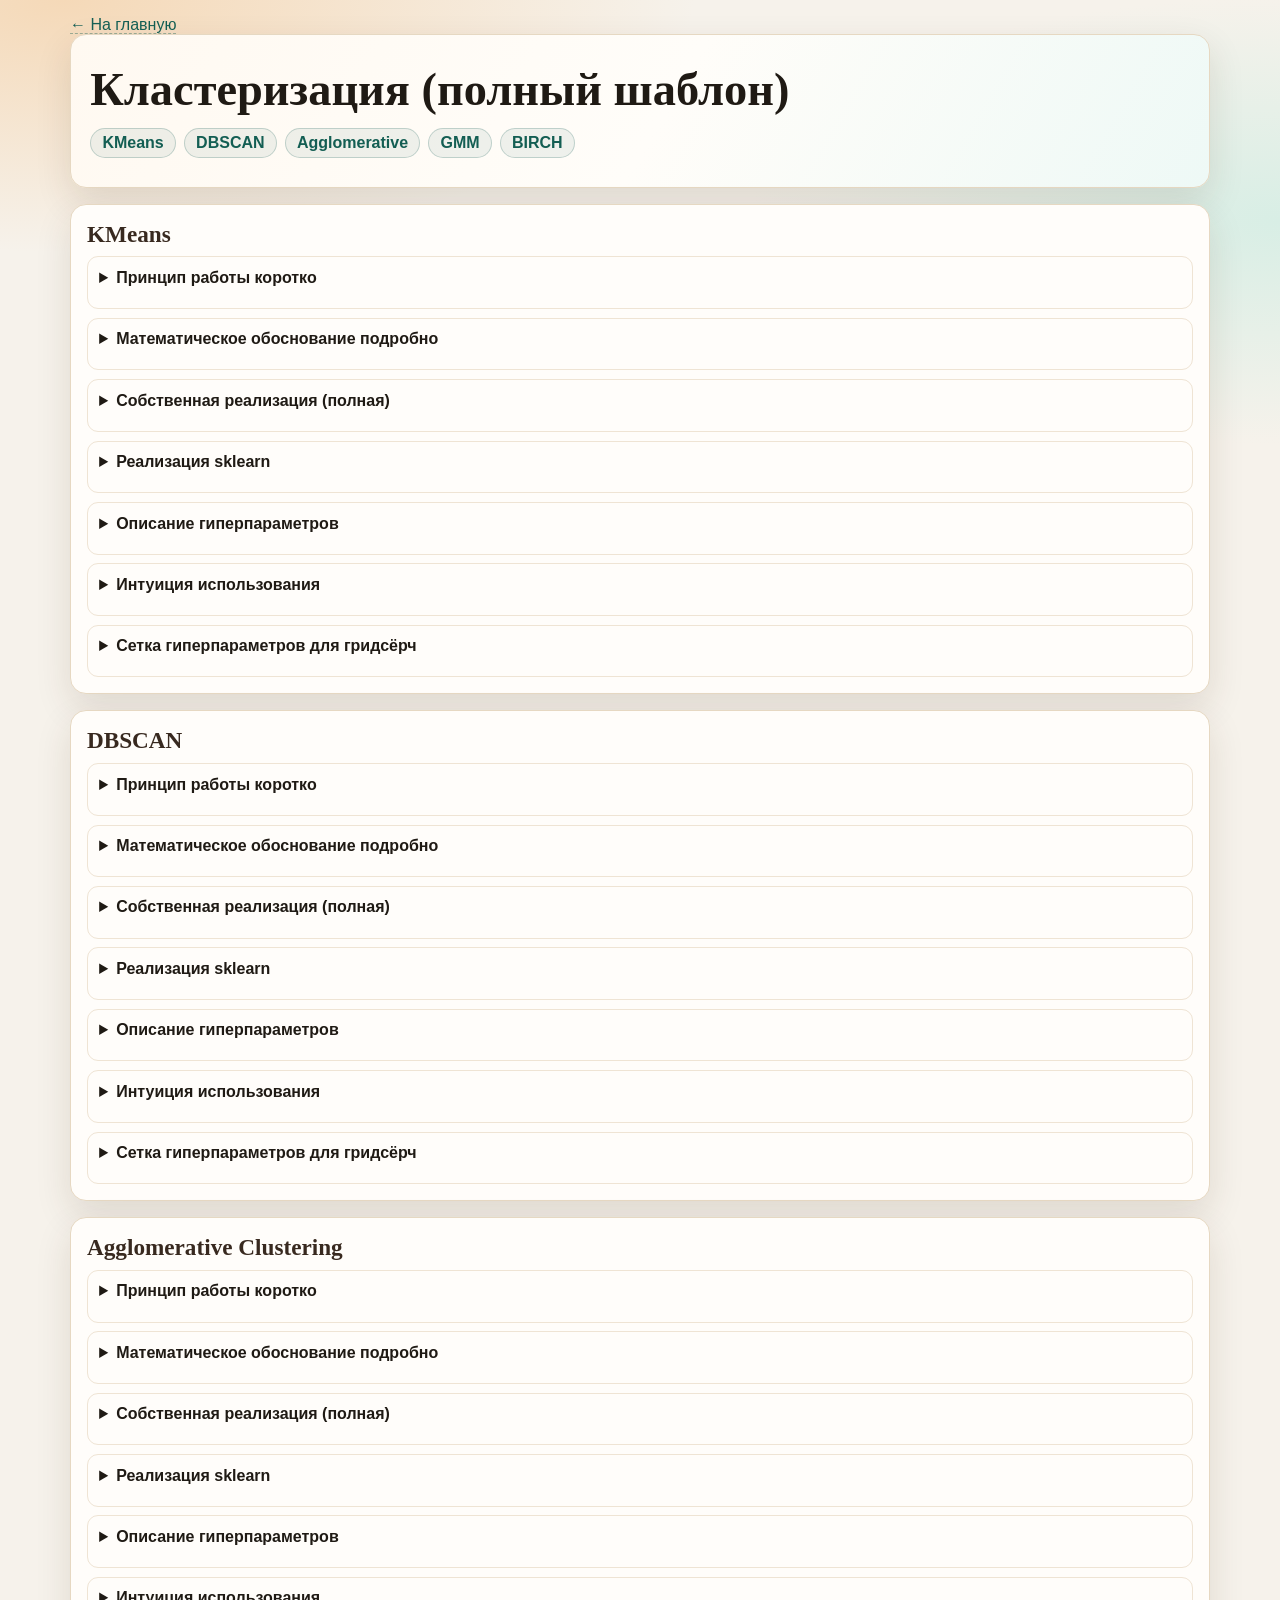
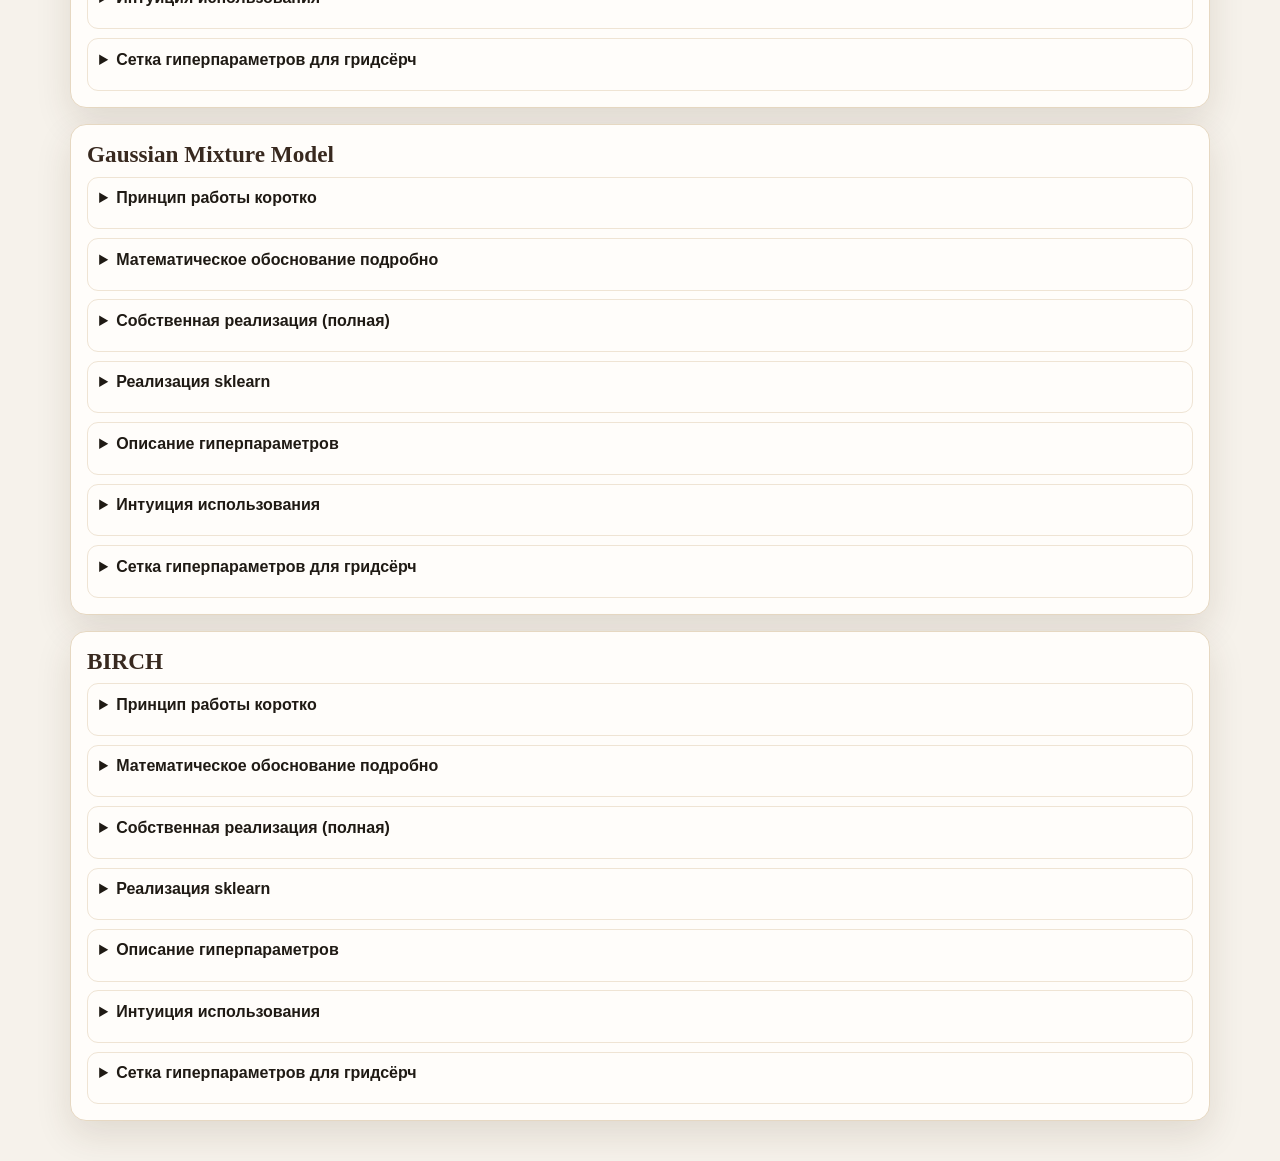
<file: classic/clustering.html>
<!doctype html><html lang="ru"><head><meta charset="UTF-8"/><meta name="viewport" content="width=device-width,initial-scale=1.0"/><title>Кластеризация | ML Course</title><link rel="stylesheet" href="../assets/styles.css"/></head><body><main class="wrap"><a href="../index.html">← На главную</a><section class="hero"><h1>Кластеризация (полный шаблон)</h1><div class="chips"><a href="#kmeans">KMeans</a><a href="#dbscan">DBSCAN</a><a href="#agg">Agglomerative</a><a href="#gmm">GMM</a><a href="#birch">BIRCH</a></div></section>
<section class="panel" id="kmeans"><h2>KMeans</h2><details><summary>Принцип работы коротко</summary><p>Назначает точки ближайшему центроиду и пересчитывает центроиды.</p></details><details><summary>Математическое обоснование подробно</summary><p>Минимизируется J=sum_i||x_i-mu_{c_i}||^2. Lloyd: assign/update до сходимости.</p></details><details><summary>Собственная реализация (полная)</summary><pre><code>import numpy as np
class KMeansFromScratch:
    def __init__(self,n_clusters=3,max_iter=300,random_state=42):
        self.n_clusters=n_clusters; self.max_iter=max_iter; self.rng=np.random.default_rng(random_state)
    def fit(self,X):
        X=np.asarray(X,float); n=len(X); self.centroids_=X[self.rng.choice(n,self.n_clusters,replace=False)]
        for _ in range(self.max_iter):
            d=((X[:,None,:]-self.centroids_[None,:,:])**2).sum(2)
            labels=d.argmin(1)
            new=np.array([X[labels==k].mean(0) if np.any(labels==k) else self.centroids_[k] for k in range(self.n_clusters)])
            if np.allclose(new,self.centroids_): break
            self.centroids_=new
        self.labels_=labels; return self
    def predict(self,X):
        X=np.asarray(X,float); d=((X[:,None,:]-self.centroids_[None,:,:])**2).sum(2)
        return d.argmin(1)</code></pre></details><details><summary>Реализация sklearn</summary><pre><code>from sklearn.cluster import KMeans
labels = KMeans(n_clusters=4, n_init=20, random_state=42).fit_predict(X)</code></pre></details><details><summary>Описание гиперпараметров</summary><p><code>n_clusters</code>, <code>init</code>, <code>n_init</code>, <code>max_iter</code>, <code>tol</code>, <code>algorithm</code>.</p></details><details><summary>Интуиция использования</summary><p>Для компактных кластеров и стандартизованных признаков.</p></details><details><summary>Сетка гиперпараметров для гридсёрч</summary><pre><code>{"n_clusters":[2,3,4,5,6],"init":["k-means++","random"],"n_init":[10,20,40]}</code></pre></details></section>
<section class="panel" id="dbscan"><h2>DBSCAN</h2><details><summary>Принцип работы коротко</summary><p>Формирует кластеры из плотных областей, шум исключает.</p></details><details><summary>Математическое обоснование подробно</summary><p>Core point: >=min_samples соседей в eps-радиусе. Кластер = компонента достижимости по плотности.</p></details><details><summary>Собственная реализация (полная)</summary><pre><code>import numpy as np
class DBSCANFromScratch:
    def __init__(self,eps=0.5,min_samples=5): self.eps=eps; self.min_samples=min_samples
    def fit(self,X):
        X=np.asarray(X,float); n=len(X); labels=np.full(n,-1); vis=np.zeros(n,bool); cid=0
        def nbr(i):
            d=np.sqrt(((X-X[i])**2).sum(1)); return np.where(d<=self.eps)[0]
        for i in range(n):
            if vis[i]: continue
            vis[i]=True; N=list(nbr(i))
            if len(N)<self.min_samples: labels[i]=-1; continue
            labels[i]=cid; j=0
            while j<len(N):
                p=N[j]
                if not vis[p]:
                    vis[p]=True; Np=list(nbr(p))
                    if len(Np)>=self.min_samples:
                        for q in Np:
                            if q not in N: N.append(q)
                if labels[p]==-1: labels[p]=cid
                j+=1
            cid+=1
        self.labels_=labels; return self</code></pre></details><details><summary>Реализация sklearn</summary><pre><code>from sklearn.cluster import DBSCAN
labels = DBSCAN(eps=0.5, min_samples=5, metric="euclidean").fit_predict(X)</code></pre></details><details><summary>Описание гиперпараметров</summary><p><code>eps</code>, <code>min_samples</code>, <code>metric</code>, <code>p</code>, <code>algorithm</code>, <code>leaf_size</code>.</p></details><details><summary>Интуиция использования</summary><p>Когда форма кластеров сложная и есть выбросы.</p></details><details><summary>Сетка гиперпараметров для гридсёрч</summary><pre><code>{"eps":[0.2,0.4,0.6,0.8],"min_samples":[3,5,8,12],"metric":["euclidean","manhattan"]}</code></pre></details></section>
<section class="panel" id="agg"><h2>Agglomerative Clustering</h2><details><summary>Принцип работы коротко</summary><p>Иерархически сливает кластеры от одиночных точек к крупным группам.</p></details><details><summary>Математическое обоснование подробно</summary><p>На каждом шаге объединяется пара кластеров с минимальной связью по выбранному linkage.</p></details><details><summary>Собственная реализация (полная)</summary><pre><code># Полная реализация требует поддержки матрицы расстояний и истории merge.
# В учебных задачах обычно берут scipy/sklearn реализацию.</code></pre></details><details><summary>Реализация sklearn</summary><pre><code>from sklearn.cluster import AgglomerativeClustering
labels = AgglomerativeClustering(n_clusters=4, linkage="ward").fit_predict(X)</code></pre></details><details><summary>Описание гиперпараметров</summary><p><code>n_clusters</code>, <code>distance_threshold</code>, <code>linkage</code>, <code>metric</code>.</p></details><details><summary>Интуиция использования</summary><p>Полезна для анализа иерархии и дендрограмм.</p></details><details><summary>Сетка гиперпараметров для гридсёрч</summary><pre><code>{"n_clusters":[2,3,4,5],"linkage":["ward","complete","average"],"metric":["euclidean","manhattan"]}</code></pre></details></section>
<section class="panel" id="gmm"><h2>Gaussian Mixture Model</h2><details><summary>Принцип работы коротко</summary><p>Моделирует данные смесью гауссиан и даёт soft-присвоение кластера.</p></details><details><summary>Математическое обоснование подробно</summary><p>p(x)=sum_k pi_k N(x|mu_k,Sigma_k). EM: E-шаг рассчитывает gamma_ik, M-шаг обновляет параметры смеси.</p></details><details><summary>Собственная реализация (полная)</summary><pre><code># Полный EM включает инициализацию (pi,mu,Sigma), E/M шаги и контроль log-likelihood.</code></pre></details><details><summary>Реализация sklearn</summary><pre><code>from sklearn.mixture import GaussianMixture
gmm = GaussianMixture(n_components=4, covariance_type="full", random_state=42).fit(X)
labels = gmm.predict(X)</code></pre></details><details><summary>Описание гиперпараметров</summary><p><code>n_components</code>, <code>covariance_type</code>, <code>reg_covar</code>, <code>n_init</code>, <code>max_iter</code>, <code>tol</code>.</p></details><details><summary>Интуиция использования</summary><p>Когда важны вероятности принадлежности к кластерам.</p></details><details><summary>Сетка гиперпараметров для гридсёрч</summary><pre><code>{"n_components":[2,3,4,5],"covariance_type":["full","diag"],"reg_covar":[1e-6,1e-4],"n_init":[1,5]}</code></pre></details></section>
<section class="panel" id="birch"><h2>BIRCH</h2><details><summary>Принцип работы коротко</summary><p>Сжимает данные в CF-дерево и кластеризует компактные сводки.</p></details><details><summary>Математическое обоснование подробно</summary><p>Каждый CF узел хранит (N,LS,SS), что позволяет агрегировать подкластерную структуру при малых затратах памяти.</p></details><details><summary>Собственная реализация (полная)</summary><pre><code># Полный CF-tree с insert/split достаточно объёмен; для практики используют sklearn реализацию.</code></pre></details><details><summary>Реализация sklearn</summary><pre><code>from sklearn.cluster import Birch
labels = Birch(threshold=0.5, branching_factor=50, n_clusters=4).fit_predict(X)</code></pre></details><details><summary>Описание гиперпараметров</summary><p><code>threshold</code>, <code>branching_factor</code>, <code>n_clusters</code>, <code>compute_labels</code>.</p></details><details><summary>Интуиция использования</summary><p>Подходит для больших датасетов, где KMeans слишком дорогой.</p></details><details><summary>Сетка гиперпараметров для гридсёрч</summary><pre><code>{"threshold":[0.3,0.5,0.7],"branching_factor":[25,50,100],"n_clusters":[None,3,5]}</code></pre></details></section>
</main></body></html>
</file>
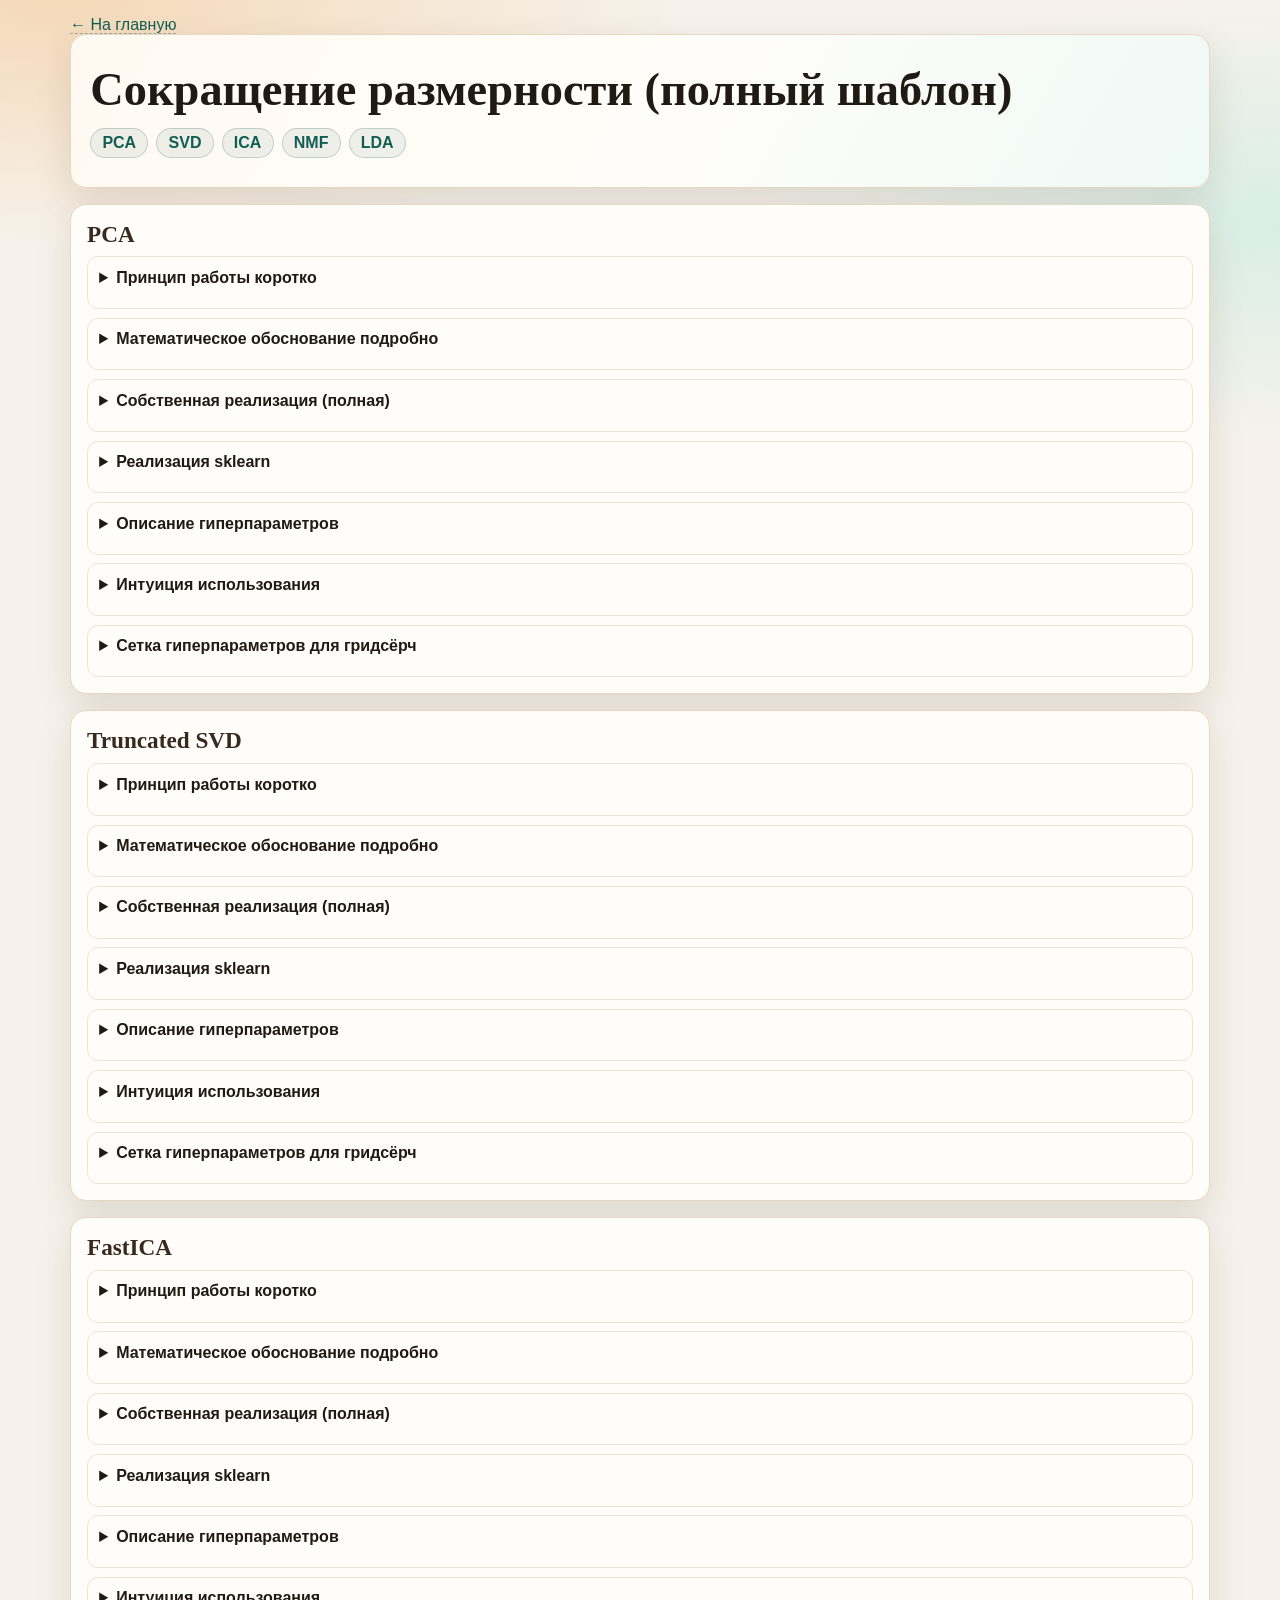
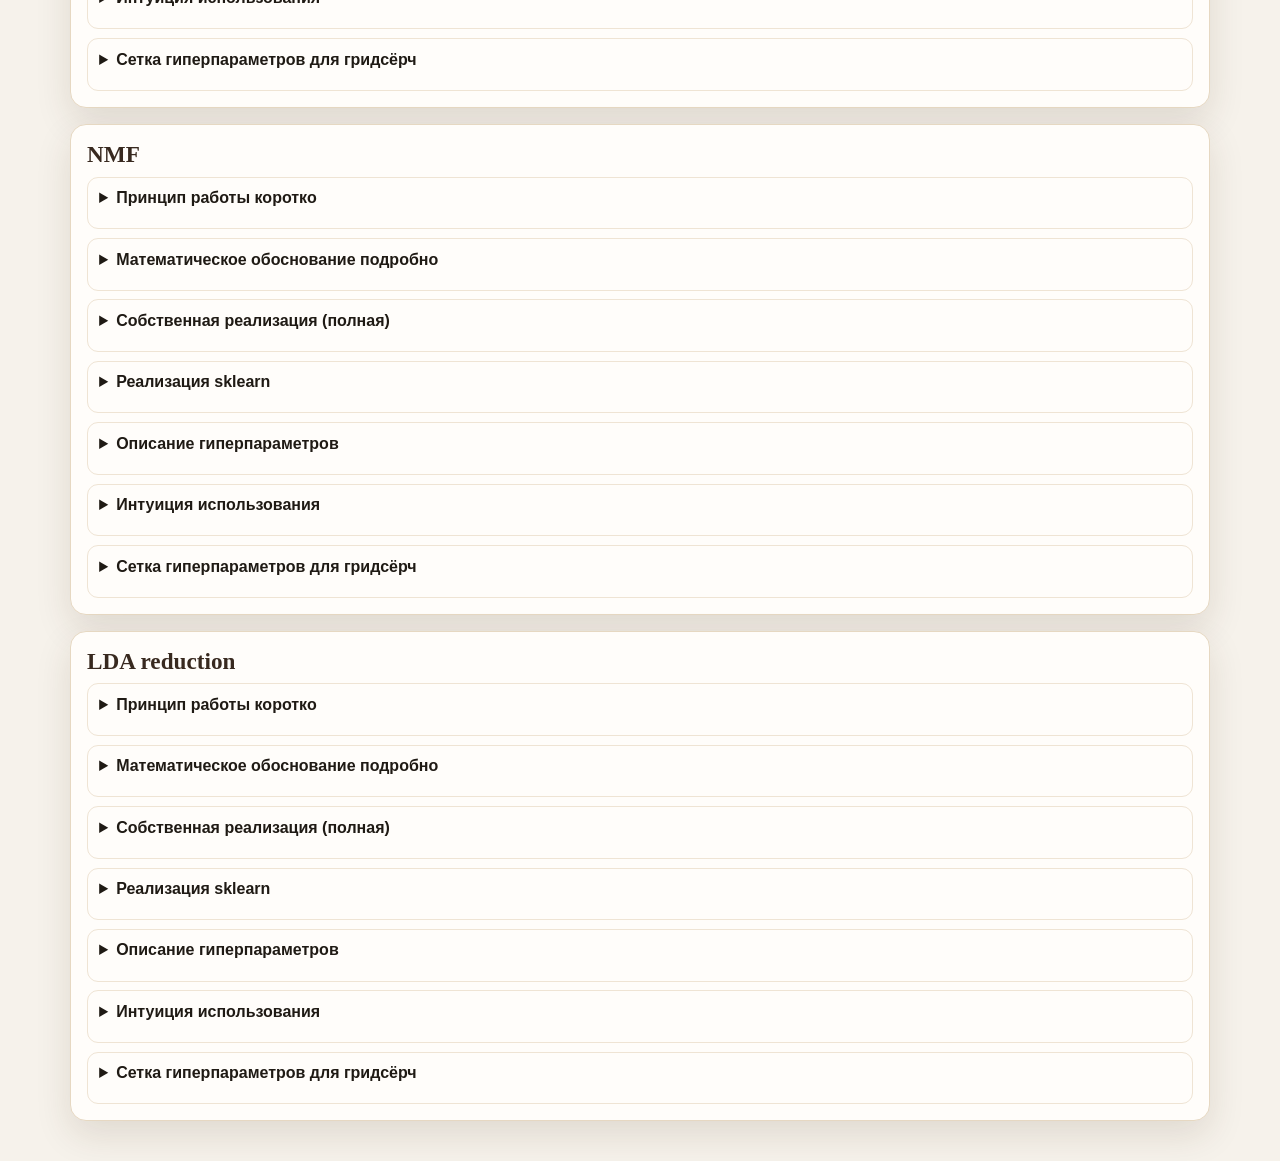
<file: classic/dim-reduction.html>
<!doctype html><html lang="ru"><head><meta charset="UTF-8"/><meta name="viewport" content="width=device-width,initial-scale=1.0"/><title>Сокращение размерности | ML Course</title><link rel="stylesheet" href="../assets/styles.css"/></head><body><main class="wrap"><a href="../index.html">← На главную</a><section class="hero"><h1>Сокращение размерности (полный шаблон)</h1><div class="chips"><a href="#pca">PCA</a><a href="#svd">SVD</a><a href="#ica">ICA</a><a href="#nmf">NMF</a><a href="#lda">LDA</a></div></section>
<section class="panel" id="pca"><h2>PCA</h2><details><summary>Принцип работы коротко</summary><p>Проекция на направления максимальной дисперсии.</p></details><details><summary>Математическое обоснование подробно</summary><p>Центрируем X, строим C=cov(X), берём top-k собственных векторов C и считаем Z=XcW. Это оптимальная линейная rank-k аппроксимация по MSE реконструкции.</p></details><details><summary>Собственная реализация (полная)</summary><pre><code>import numpy as np
class PCAFromScratch:
    def __init__(self,n_components): self.n_components=n_components
    def fit(self,X):
        X=np.asarray(X,float); self.mean_=X.mean(0); Xc=X-self.mean_
        C=np.cov(Xc,rowvar=False); vals,vecs=np.linalg.eigh(C)
        idx=np.argsort(vals)[::-1][:self.n_components]
        self.components_=vecs[:,idx]; self.explained_variance_=vals[idx]
        return self
    def transform(self,X):
        X=np.asarray(X,float); return (X-self.mean_)@self.components_
    def fit_transform(self,X): return self.fit(X).transform(X)</code></pre></details><details><summary>Реализация sklearn</summary><pre><code>from sklearn.decomposition import PCA
Z = PCA(n_components=10, whiten=False).fit_transform(X)</code></pre></details><details><summary>Описание гиперпараметров</summary><p><code>n_components</code>, <code>svd_solver</code>, <code>whiten</code>, <code>tol</code>, <code>iterated_power</code>.</p></details><details><summary>Интуиция использования</summary><p>Сильный baseline для сжатия признаков и подавления шума.</p></details><details><summary>Сетка гиперпараметров для гридсёрч</summary><pre><code>{"pca__n_components":[2,5,10,20],"pca__whiten":[False,True],"pca__svd_solver":["auto","full","randomized"]}</code></pre></details></section>
<section class="panel" id="svd"><h2>Truncated SVD</h2><details><summary>Принцип работы коротко</summary><p>Низкоранговое разложение без обязательного центрирования.</p></details><details><summary>Математическое обоснование подробно</summary><p>X≈U_kS_kV_k^T, лучшие k компонент по сингулярным значениям. Особенно полезно для sparse-матриц.</p></details><details><summary>Собственная реализация (полная)</summary><pre><code>import numpy as np
class TruncatedSVDFromScratch:
    def __init__(self,n_components): self.n_components=n_components
    def fit(self,X):
        X=np.asarray(X,float); U,S,VT=np.linalg.svd(X,full_matrices=False)
        self.components_=VT[:self.n_components]; self.singular_values_=S[:self.n_components]
        return self
    def transform(self,X):
        X=np.asarray(X,float); return X@self.components_.T
    def fit_transform(self,X): return self.fit(X).transform(X)</code></pre></details><details><summary>Реализация sklearn</summary><pre><code>from sklearn.decomposition import TruncatedSVD
Z = TruncatedSVD(n_components=100, n_iter=10, random_state=42).fit_transform(X_sparse)</code></pre></details><details><summary>Описание гиперпараметров</summary><p><code>n_components</code>, <code>algorithm</code>, <code>n_iter</code>, <code>random_state</code>, <code>tol</code>.</p></details><details><summary>Интуиция использования</summary><p>Стандарт для TF-IDF/мешков слов и больших разреженных данных.</p></details><details><summary>Сетка гиперпараметров для гридсёрч</summary><pre><code>{"svd__n_components":[50,100,200],"svd__n_iter":[5,10,20],"svd__algorithm":["randomized","arpack"]}</code></pre></details></section>
<section class="panel" id="ica"><h2>FastICA</h2><details><summary>Принцип работы коротко</summary><p>Ищет независимые компоненты в смешанных сигналах.</p></details><details><summary>Математическое обоснование подробно</summary><p>После whitening ищется W, максимизирующая негауссовость компонент S=WX (fixed-point итерации).</p></details><details><summary>Собственная реализация (полная)</summary><pre><code>class FastICAToy:
    def fit(self, X):
        # Полноценный ICA требует whitening + fixed-point итерации и
        # аккуратной ортогонализации; для учебного проекта обычно используют sklearn.
        return self
    def transform(self, X):
        return X</code></pre></details><details><summary>Реализация sklearn</summary><pre><code>from sklearn.decomposition import FastICA
S = FastICA(n_components=20, fun="logcosh", max_iter=500, random_state=42).fit_transform(X)</code></pre></details><details><summary>Описание гиперпараметров</summary><p><code>n_components</code>, <code>fun</code>, <code>max_iter</code>, <code>tol</code>, <code>whiten</code>.</p></details><details><summary>Интуиция использования</summary><p>Подходит для задач разделения источников (сигналы, аудио, биосигналы).</p></details><details><summary>Сетка гиперпараметров для гридсёрч</summary><pre><code>{"ica__n_components":[10,20,40],"ica__fun":["logcosh","exp","cube"],"ica__max_iter":[300,500,800]}</code></pre></details></section>
<section class="panel" id="nmf"><h2>NMF</h2><details><summary>Принцип работы коротко</summary><p>Разложение неотрицательной матрицы X на W и H.</p></details><details><summary>Математическое обоснование подробно</summary><p>Минимизируем ||X-WH|| при W>=0,H>=0; часто используют мультипликативные обновления.</p></details><details><summary>Собственная реализация (полная)</summary><pre><code>import numpy as np
class NMFFromScratch:
    def __init__(self,n_components=10,n_iter=300,random_state=42):
        self.n_components=n_components; self.n_iter=n_iter; self.rng=np.random.default_rng(random_state)
    def fit(self,X):
        X=np.asarray(X,float); n,m=X.shape
        W=self.rng.random((n,self.n_components))+1e-8
        H=self.rng.random((self.n_components,m))+1e-8
        for _ in range(self.n_iter):
            H *= (W.T@X)/(W.T@W@H + 1e-9)
            W *= (X@H.T)/(W@H@H.T + 1e-9)
        self.W_, self.H_ = W, H; return self
    def fit_transform(self,X):
        self.fit(X); return self.W_</code></pre></details><details><summary>Реализация sklearn</summary><pre><code>from sklearn.decomposition import NMF
W = NMF(n_components=30, init="nndsvda", random_state=42).fit_transform(X_nonneg)</code></pre></details><details><summary>Описание гиперпараметров</summary><p><code>n_components</code>, <code>init</code>, <code>solver</code>, <code>beta_loss</code>, <code>alpha_W/H</code>, <code>l1_ratio</code>, <code>max_iter</code>.</p></details><details><summary>Интуиция использования</summary><p>Хорошо интерпретируется: компоненты как “темы/факторы”.</p></details><details><summary>Сетка гиперпараметров для гридсёрч</summary><pre><code>{"nmf__n_components":[10,20,40],"nmf__init":["random","nndsvda"],"nmf__l1_ratio":[0.0,0.5,1.0]}</code></pre></details></section>
<section class="panel" id="lda"><h2>LDA reduction</h2><details><summary>Принцип работы коротко</summary><p>Проекция с максимальной межклассовой разделимостью.</p></details><details><summary>Математическое обоснование подробно</summary><p>Максимизируется J(W)=|W^TS_bW|/|W^TS_wW|; решается generalized eigenproblem.</p></details><details><summary>Собственная реализация (полная)</summary><pre><code>import numpy as np
class LDAFromScratch:
    def __init__(self,n_components=2): self.n_components=n_components
    def fit(self,X,y):
        X=np.asarray(X,float); y=np.asarray(y)
        mean=X.mean(0); classes=np.unique(y); m=X.shape[1]
        Sw=np.zeros((m,m)); Sb=np.zeros((m,m))
        for c in classes:
            Xc=X[y==c]; mc=Xc.mean(0)
            Sw += (Xc-mc).T@(Xc-mc)
            d=(mc-mean).reshape(-1,1); Sb += Xc.shape[0]*(d@d.T)
        vals,vecs=np.linalg.eig(np.linalg.pinv(Sw)@Sb)
        idx=np.argsort(vals.real)[::-1][:self.n_components]
        self.W_=vecs[:,idx].real; return self
    def transform(self,X):
        X=np.asarray(X,float); return X@self.W_
    def fit_transform(self,X,y): return self.fit(X,y).transform(X)</code></pre></details><details><summary>Реализация sklearn</summary><pre><code>from sklearn.discriminant_analysis import LinearDiscriminantAnalysis
Z = LinearDiscriminantAnalysis(n_components=2).fit_transform(X, y)</code></pre></details><details><summary>Описание гиперпараметров</summary><p><code>solver</code>, <code>shrinkage</code>, <code>n_components</code>, <code>store_covariance</code>.</p></details><details><summary>Интуиция использования</summary><p>Когда есть метки и нужно компактное представление для классификации.</p></details><details><summary>Сетка гиперпараметров для гридсёрч</summary><pre><code>{"lda__solver":["svd","lsqr","eigen"],"lda__shrinkage":[None,"auto"],"lda__n_components":[1,2]}</code></pre></details></section>
</main></body></html>
</file>
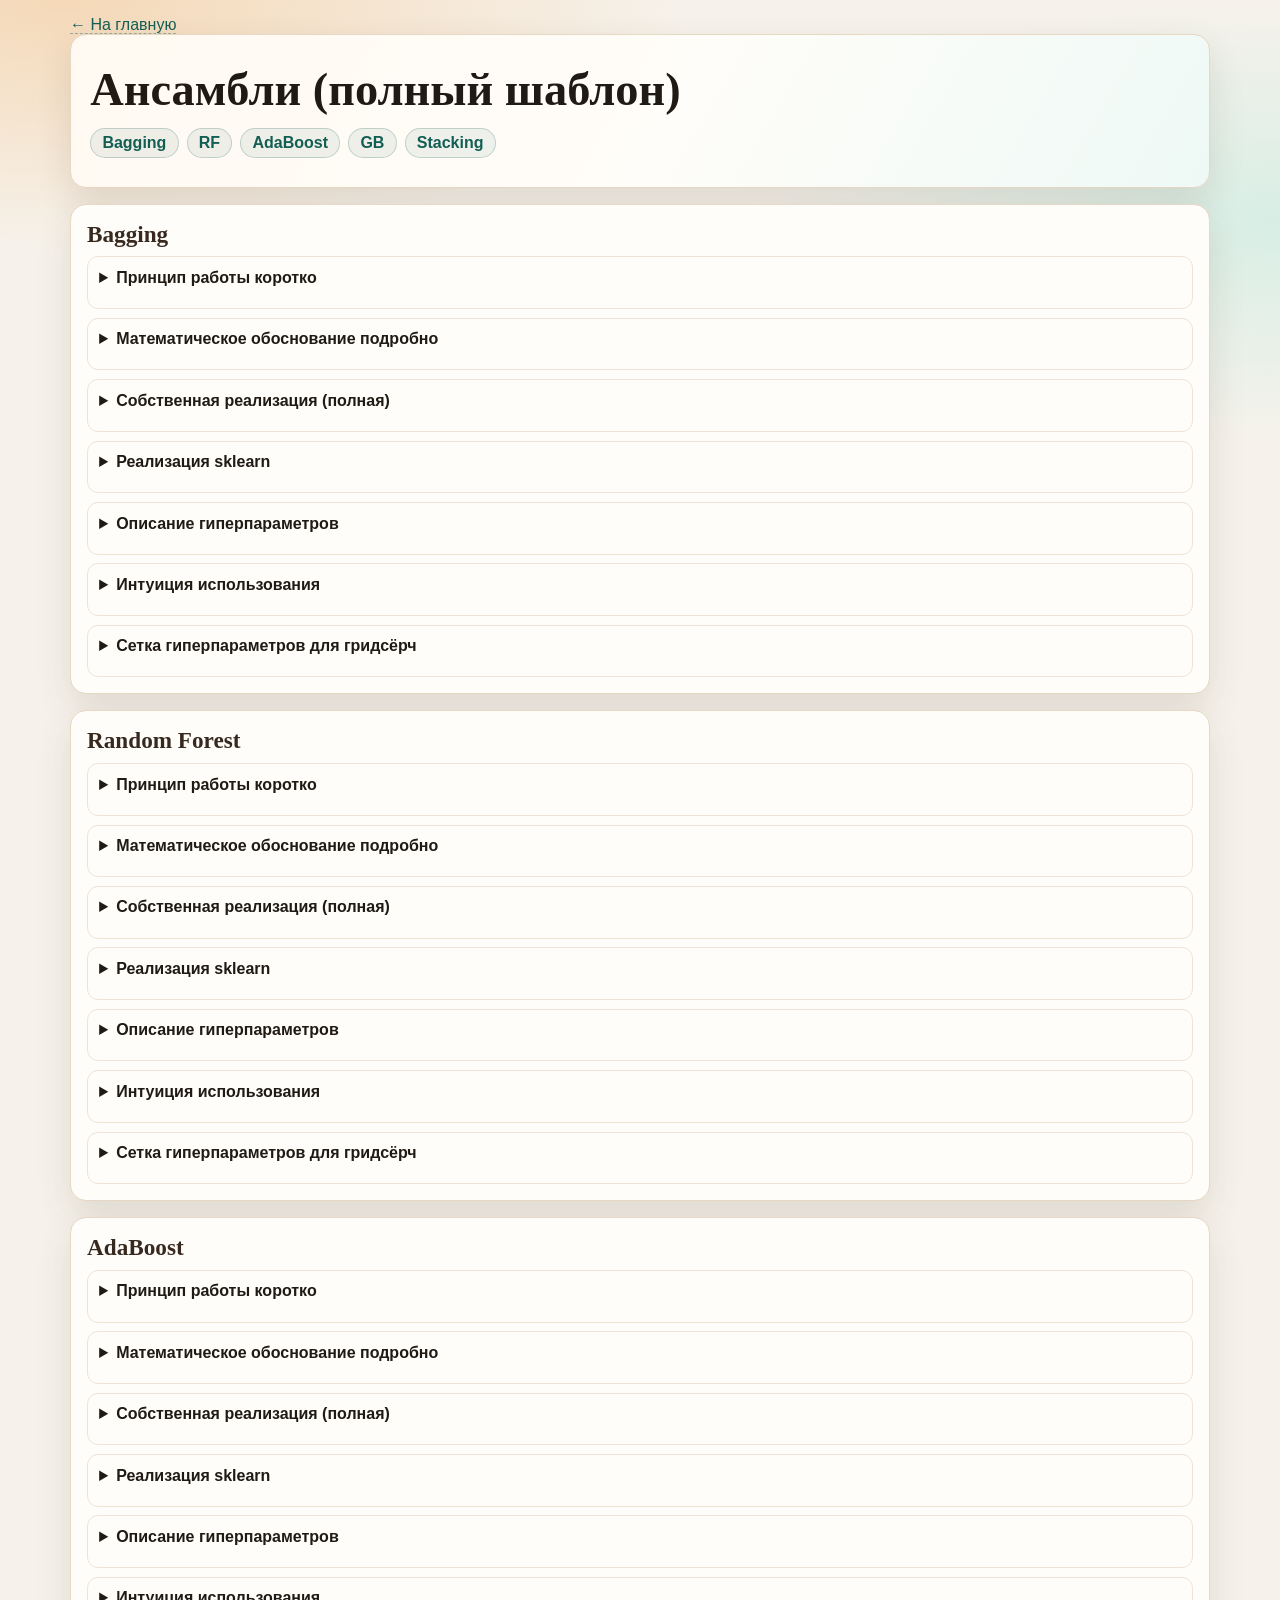
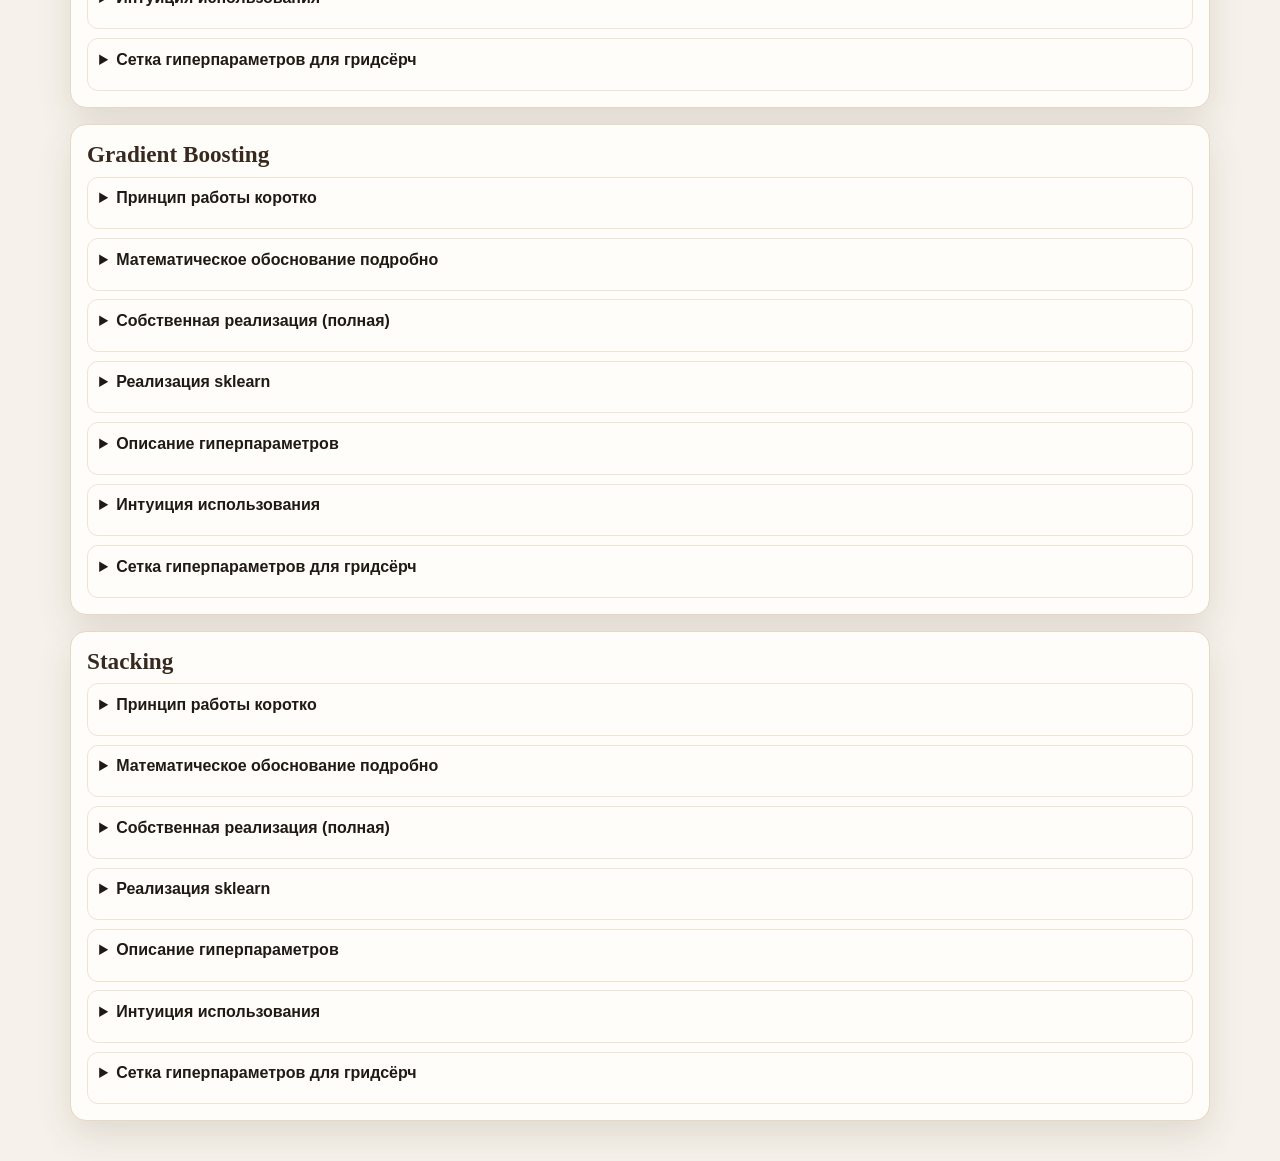
<file: classic/ensembles.html>
<!doctype html><html lang="ru"><head><meta charset="UTF-8"/><meta name="viewport" content="width=device-width,initial-scale=1.0"/><title>Ансамбли | ML Course</title><link rel="stylesheet" href="../assets/styles.css"/></head><body><main class="wrap"><a href="../index.html">← На главную</a><section class="hero"><h1>Ансамбли (полный шаблон)</h1><div class="chips"><a href="#bag">Bagging</a><a href="#rf">RF</a><a href="#ada">AdaBoost</a><a href="#gb">GB</a><a href="#stack">Stacking</a></div></section>
<section class="panel" id="bag"><h2>Bagging</h2><details><summary>Принцип работы коротко</summary><p>Bootstrap + много базовых моделей + голосование.</p></details><details><summary>Математическое обоснование подробно</summary><p>Усреднение M слабокоррелированных моделей уменьшает дисперсию примерно в M раз при прочих равных.</p></details><details><summary>Собственная реализация (полная)</summary><pre><code>import numpy as np
from collections import Counter
class BaggingFromScratch:
    def __init__(self,base_factory,n_estimators=50,random_state=42):
        self.base_factory=base_factory; self.n_estimators=n_estimators; self.rng=np.random.default_rng(random_state)
    def fit(self,X,y):
        X=np.asarray(X,float); y=np.asarray(y); n=len(X); self.models=[]
        for _ in range(self.n_estimators):
            idx=self.rng.integers(0,n,n)
            m=self.base_factory(); m.fit(X[idx],y[idx]); self.models.append(m)
        return self
    def predict(self,X):
        X=np.asarray(X,float); P=np.array([m.predict(X) for m in self.models]).T
        return np.array([Counter(r).most_common(1)[0][0] for r in P])</code></pre></details><details><summary>Реализация sklearn</summary><pre><code>from sklearn.ensemble import BaggingClassifier
model = BaggingClassifier(n_estimators=200, max_samples=0.8, random_state=42)</code></pre></details><details><summary>Описание гиперпараметров</summary><p><code>estimator</code>, <code>n_estimators</code>, <code>max_samples</code>, <code>max_features</code>, <code>bootstrap</code>.</p></details><details><summary>Интуиция использования</summary><p>Особенно полезен для нестабильных базовых моделей (деревьев).</p></details><details><summary>Сетка гиперпараметров для гридсёрч</summary><pre><code>{"n_estimators":[50,100,200],"max_samples":[0.5,0.8,1.0],"max_features":[0.5,1.0],"bootstrap":[True,False]}</code></pre></details></section>
<section class="panel" id="rf"><h2>Random Forest</h2><details><summary>Принцип работы коротко</summary><p>Bagging деревьев + случайный выбор признаков при сплите.</p></details><details><summary>Математическое обоснование подробно</summary><p>Случайные подмножества признаков декоррелируют деревья и повышают обобщающую способность ансамбля.</p></details><details><summary>Собственная реализация (полная)</summary><pre><code># Используй реализацию RF из classification.html (она полная и совместима по идее).</code></pre></details><details><summary>Реализация sklearn</summary><pre><code>from sklearn.ensemble import RandomForestClassifier
model = RandomForestClassifier(n_estimators=300, max_features="sqrt", random_state=42)</code></pre></details><details><summary>Описание гиперпараметров</summary><p><code>n_estimators</code>, <code>max_depth</code>, <code>min_samples_split</code>, <code>min_samples_leaf</code>, <code>max_features</code>, <code>oob_score</code>.</p></details><details><summary>Интуиция использования</summary><p>Сильный baseline для табличных данных.</p></details><details><summary>Сетка гиперпараметров для гридсёрч</summary><pre><code>{"n_estimators":[100,300,500],"max_depth":[None,8,16],"min_samples_leaf":[1,2,4],"max_features":["sqrt","log2"]}</code></pre></details></section>
<section class="panel" id="ada"><h2>AdaBoost</h2><details><summary>Принцип работы коротко</summary><p>Последовательно усиливает внимание к трудным объектам.</p></details><details><summary>Математическое обоснование подробно</summary><p>После каждого weak learner перераспределяются веса объектов; итог — взвешенное голосование weak learners.</p></details><details><summary>Собственная реализация (полная)</summary><pre><code># Полная реализация включает хранение sample weights и alpha_t; в проекте рекомендуется sklearn-версия.</code></pre></details><details><summary>Реализация sklearn</summary><pre><code>from sklearn.ensemble import AdaBoostClassifier
model = AdaBoostClassifier(n_estimators=200, learning_rate=0.1, random_state=42)</code></pre></details><details><summary>Описание гиперпараметров</summary><p><code>n_estimators</code>, <code>learning_rate</code>, <code>estimator</code>.</p></details><details><summary>Интуиция использования</summary><p>Полезен, когда слабый базовый learner уже улавливает сигнал.</p></details><details><summary>Сетка гиперпараметров для гридсёрч</summary><pre><code>{"n_estimators":[50,100,200],"learning_rate":[0.01,0.1,1.0]}</code></pre></details></section>
<section class="panel" id="gb"><h2>Gradient Boosting</h2><details><summary>Принцип работы коротко</summary><p>Каждая новая модель корректирует ошибки текущего ансамбля.</p></details><details><summary>Математическое обоснование подробно</summary><p>F_m=F_{m-1}+eta*h_m, где h_m обучается на отрицательном градиенте loss.</p></details><details><summary>Собственная реализация (полная)</summary><pre><code># Полная реализация требует шагов по residual/negative gradient и line search; используем sklearn для production.</code></pre></details><details><summary>Реализация sklearn</summary><pre><code>from sklearn.ensemble import GradientBoostingClassifier
model = GradientBoostingClassifier(n_estimators=300, learning_rate=0.05, max_depth=3, subsample=0.8)</code></pre></details><details><summary>Описание гиперпараметров</summary><p><code>n_estimators</code>, <code>learning_rate</code>, <code>max_depth</code>, <code>subsample</code>, <code>min_samples_leaf</code>.</p></details><details><summary>Интуиция использования</summary><p>Топ-выбор для табличных данных при аккуратном тюнинге.</p></details><details><summary>Сетка гиперпараметров для гридсёрч</summary><pre><code>{"n_estimators":[100,300,500],"learning_rate":[0.01,0.05,0.1],"max_depth":[2,3,5],"subsample":[0.7,1.0]}</code></pre></details></section>
<section class="panel" id="stack"><h2>Stacking</h2><details><summary>Принцип работы коротко</summary><p>Мета-модель учится на предсказаниях базовых моделей.</p></details><details><summary>Математическое обоснование подробно</summary><p>OOF-прогнозы базовых моделей формируют признаки второго уровня; это уменьшает утечку в meta-learner.</p></details><details><summary>Собственная реализация (полная)</summary><pre><code># Реализация включает KFold OOF генерацию и обучение final_estimator на OOF-фичах.</code></pre></details><details><summary>Реализация sklearn</summary><pre><code>from sklearn.ensemble import StackingClassifier
from sklearn.linear_model import LogisticRegression
model = StackingClassifier(estimators=[...], final_estimator=LogisticRegression(max_iter=2000), cv=5)</code></pre></details><details><summary>Описание гиперпараметров</summary><p><code>estimators</code>, <code>final_estimator</code>, <code>cv</code>, <code>passthrough</code>.</p></details><details><summary>Интуиция использования</summary><p>Подходит, когда разные модели ловят разные аспекты данных.</p></details><details><summary>Сетка гиперпараметров для гридсёрч</summary><pre><code>{"final_estimator__C":[0.1,1,10],"cv":[3,5],"passthrough":[False,True]}</code></pre></details></section>
</main></body></html>
</file>
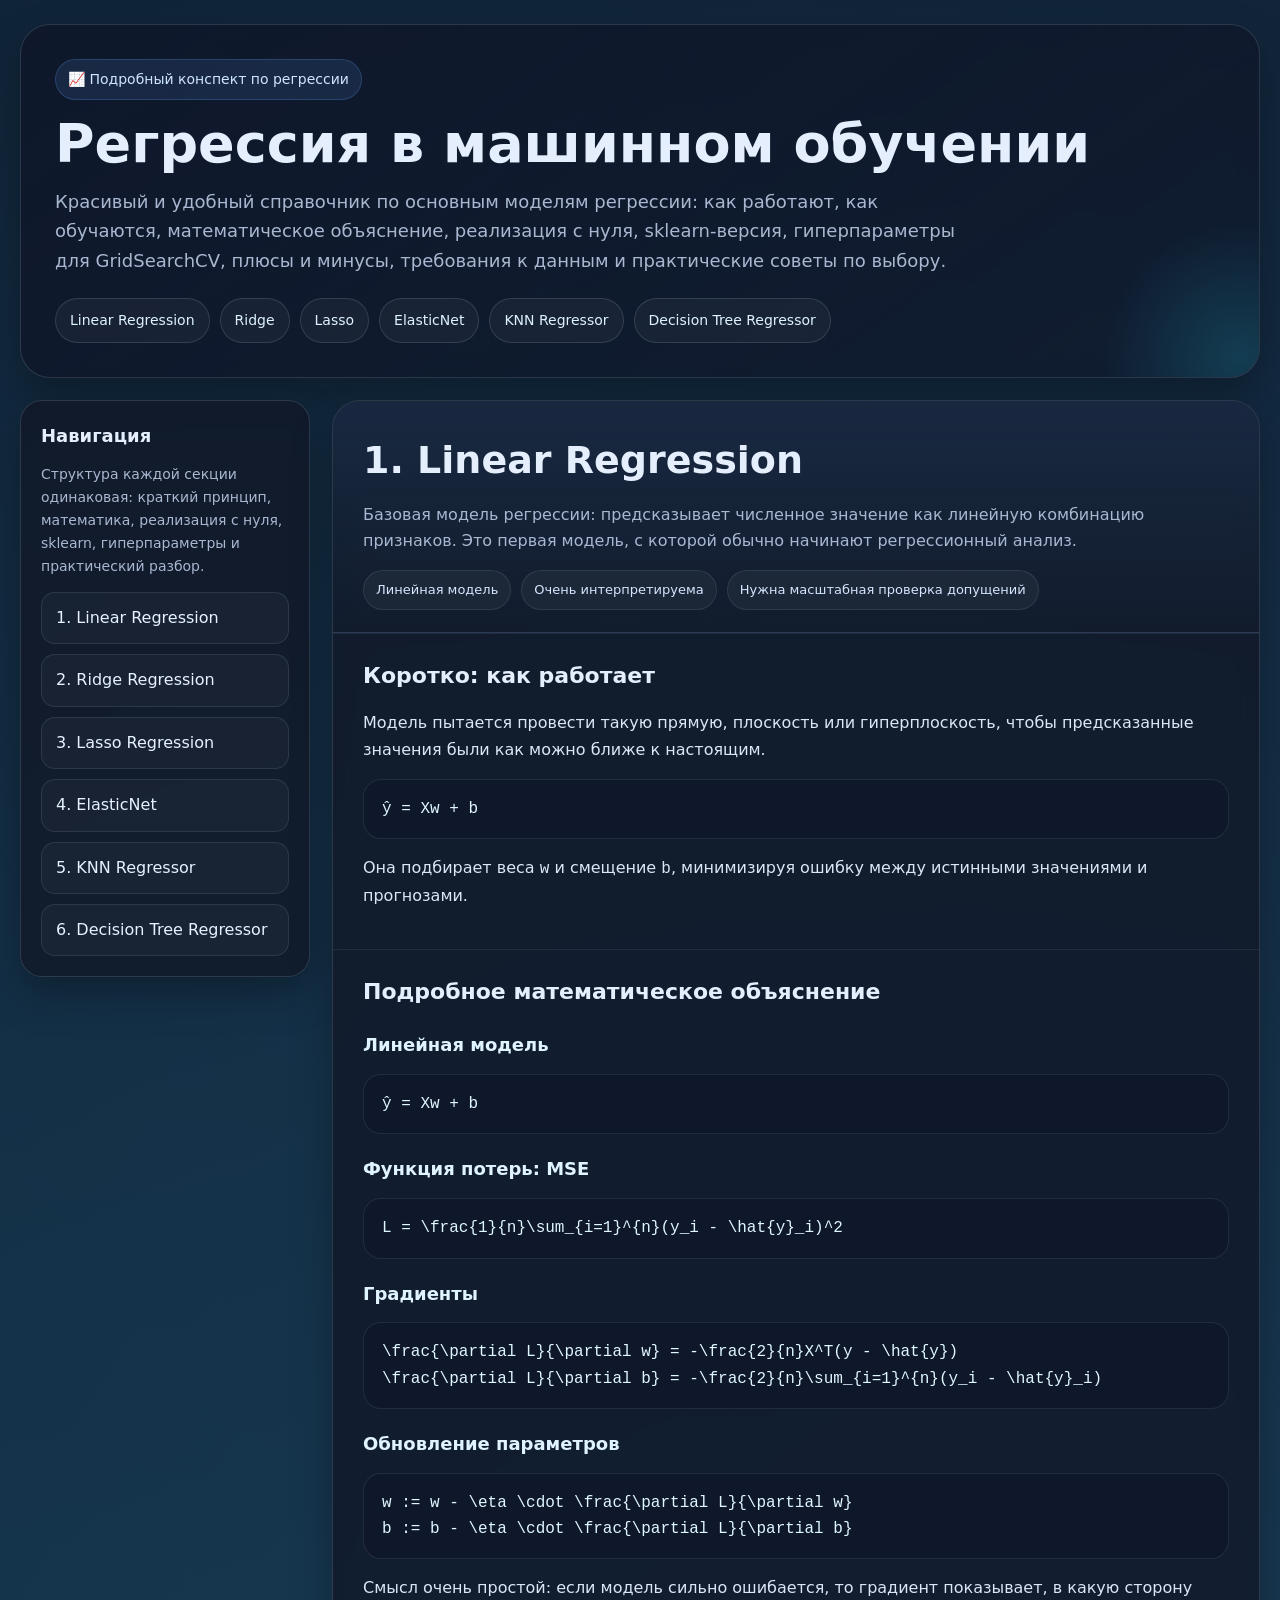
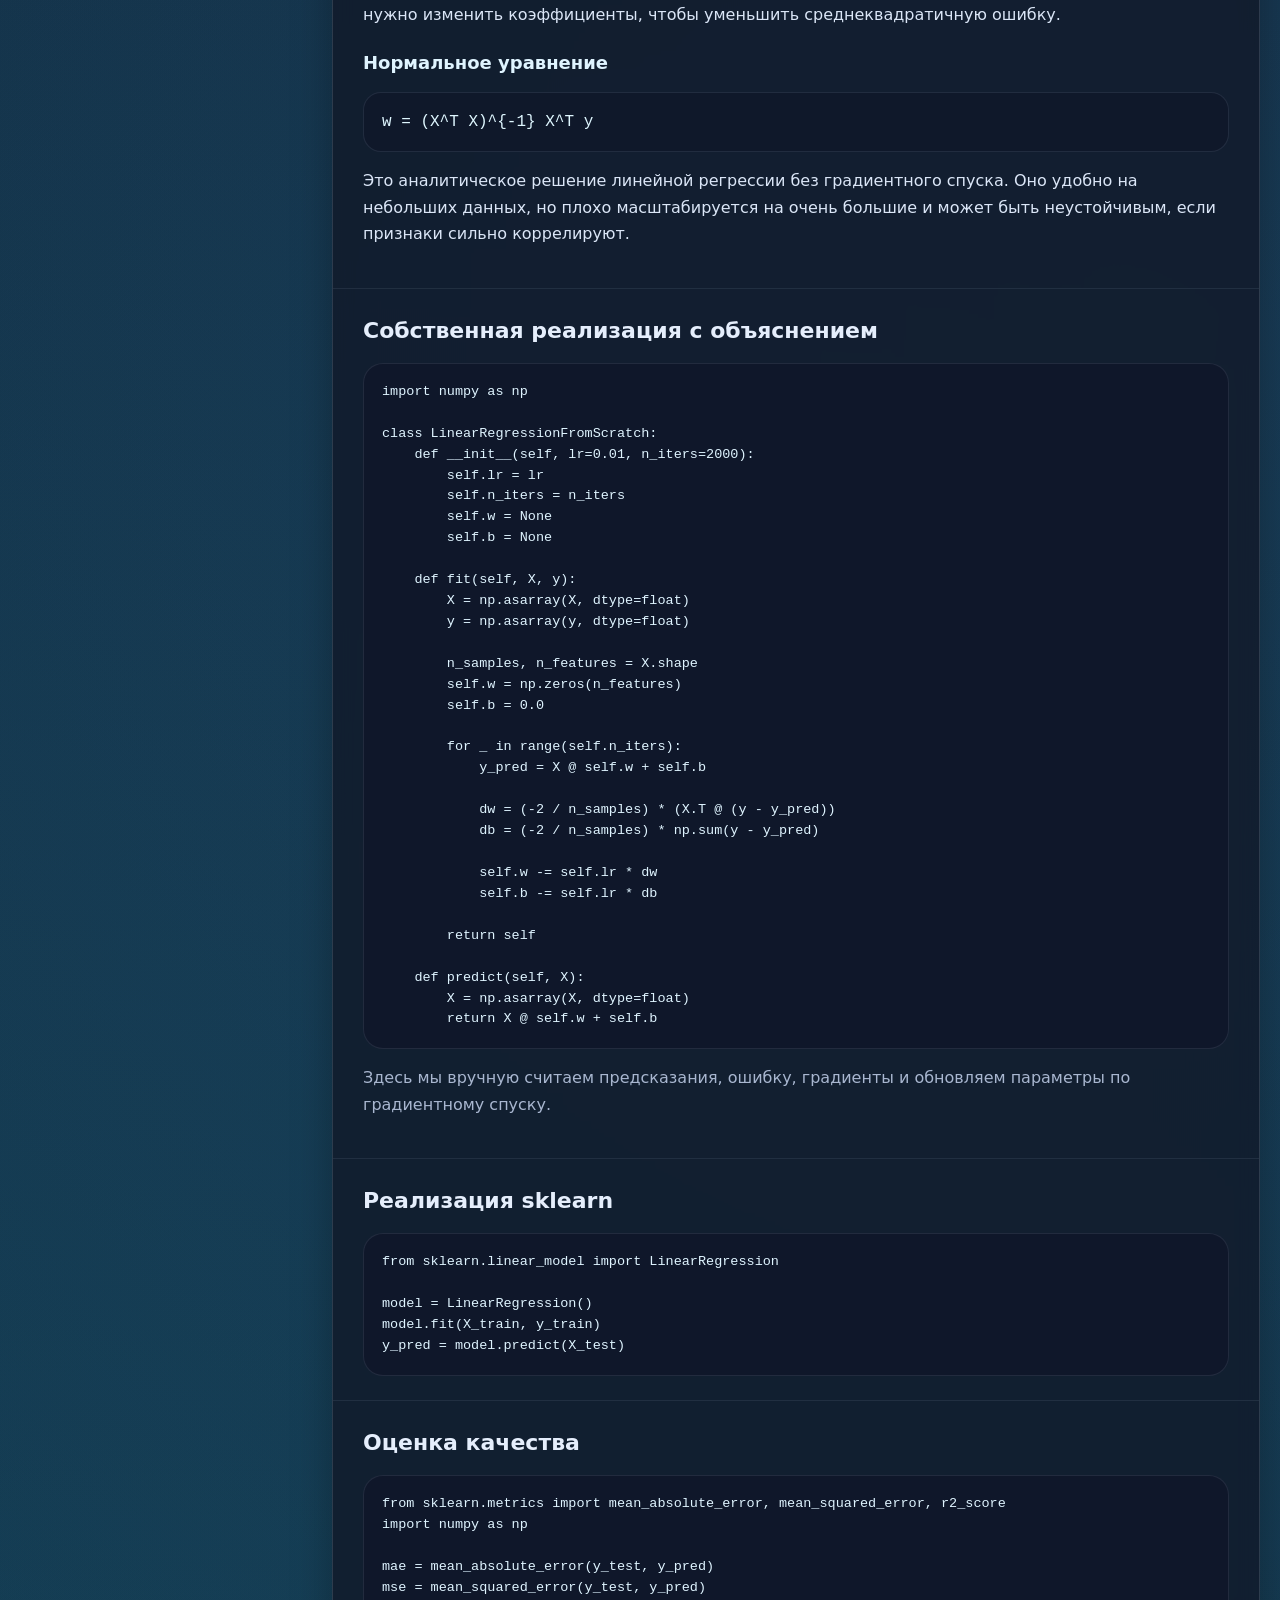
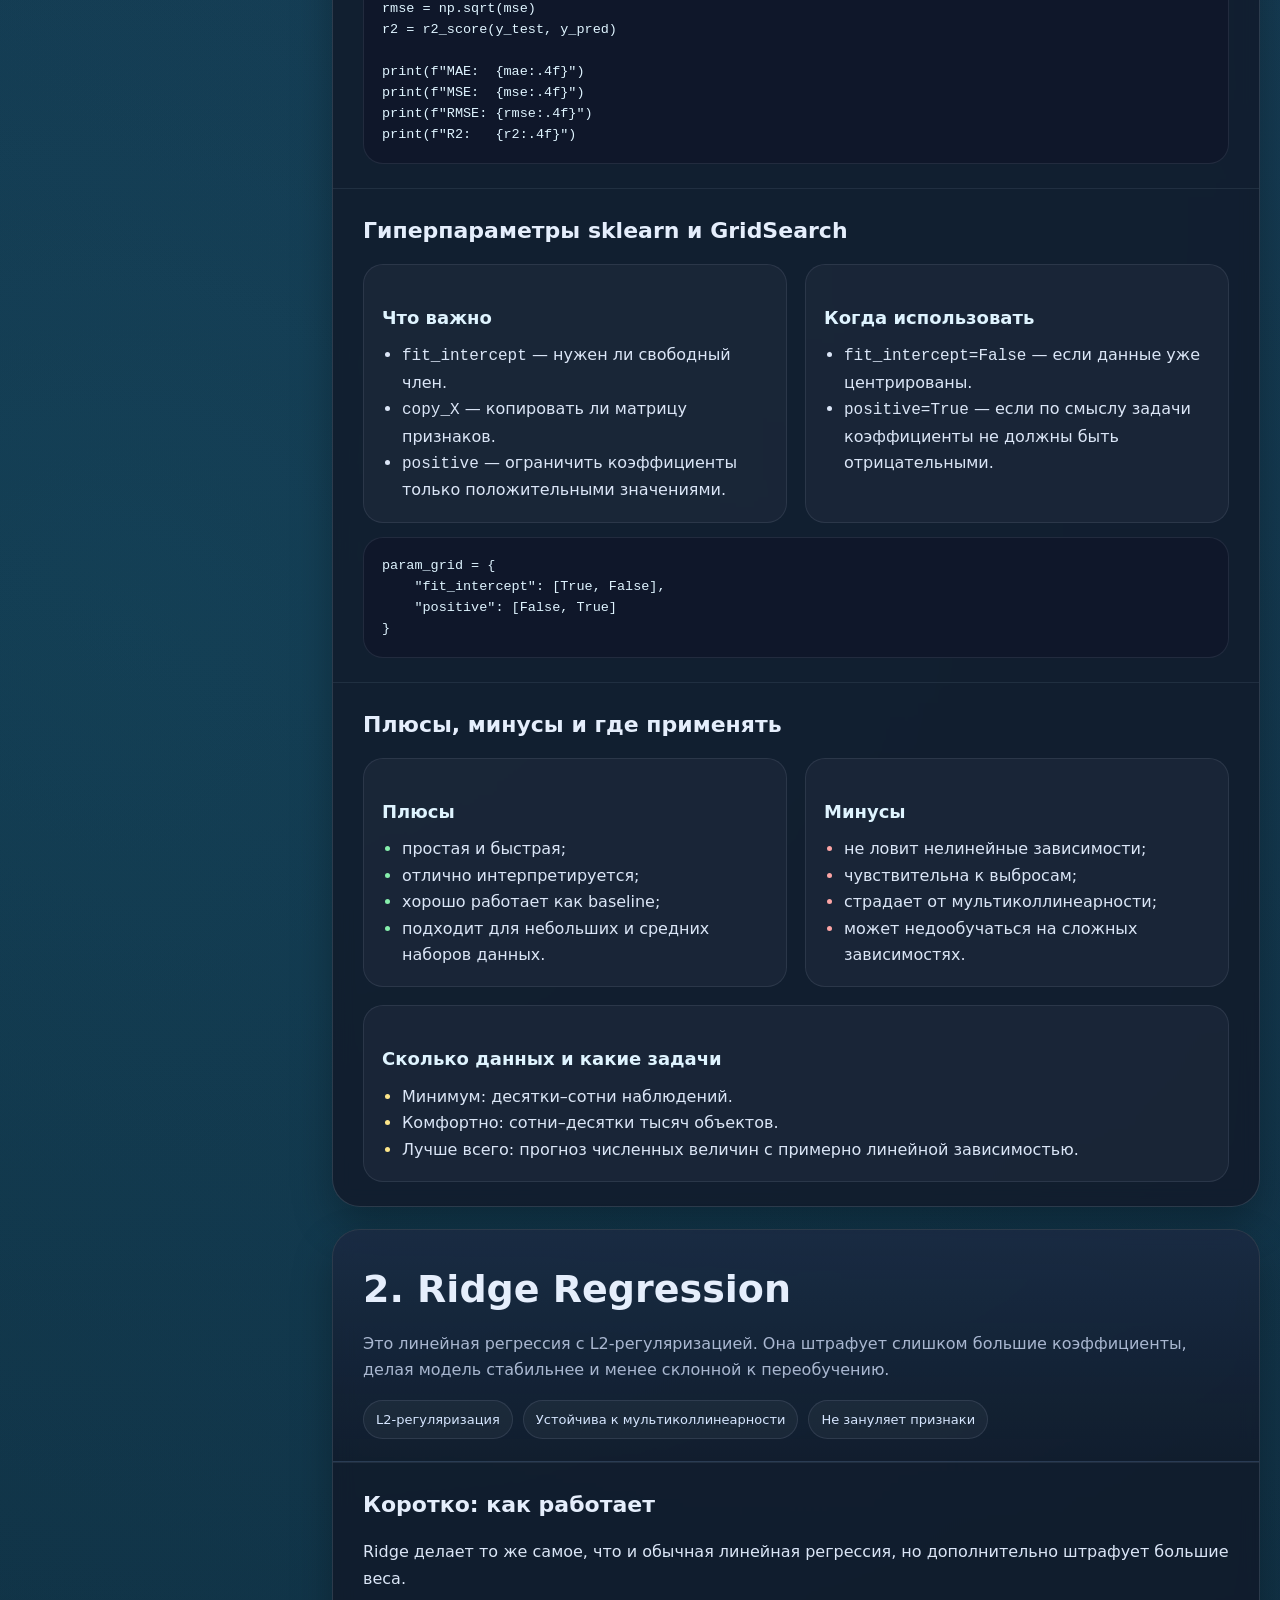
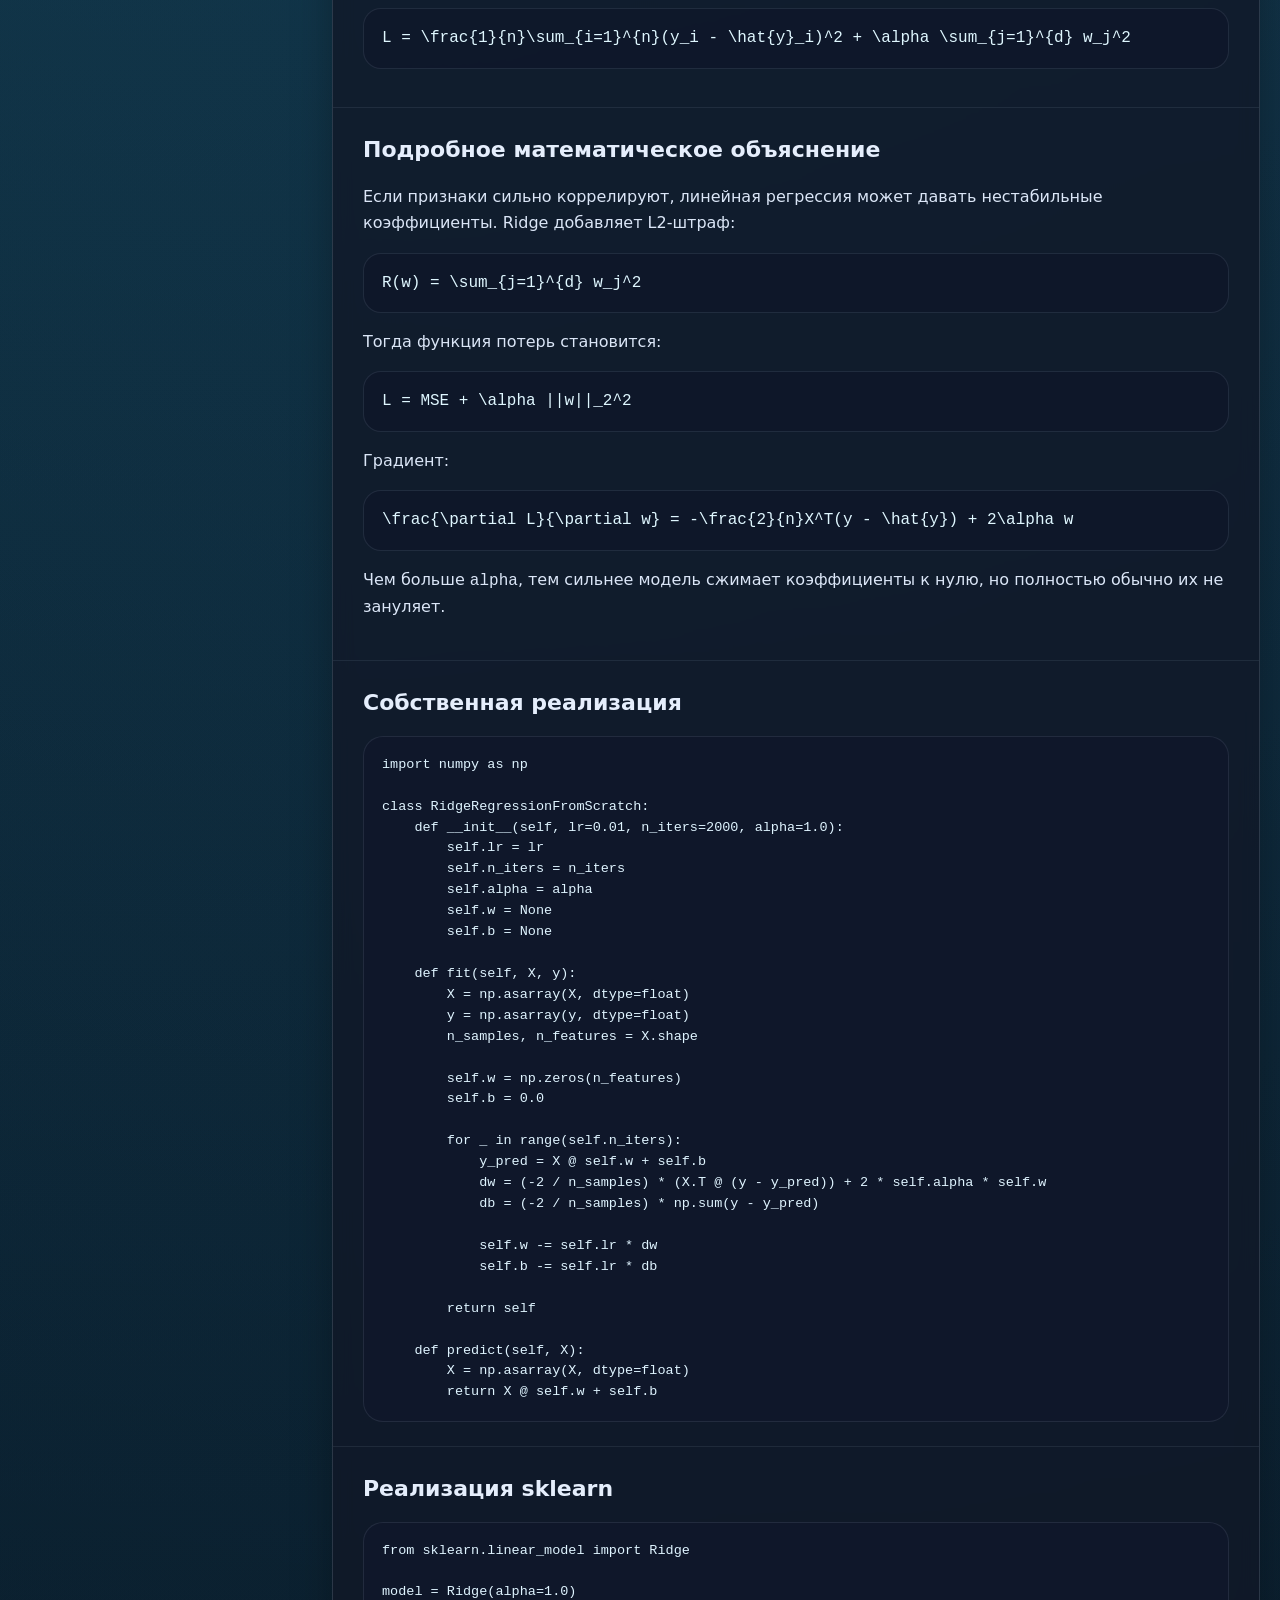
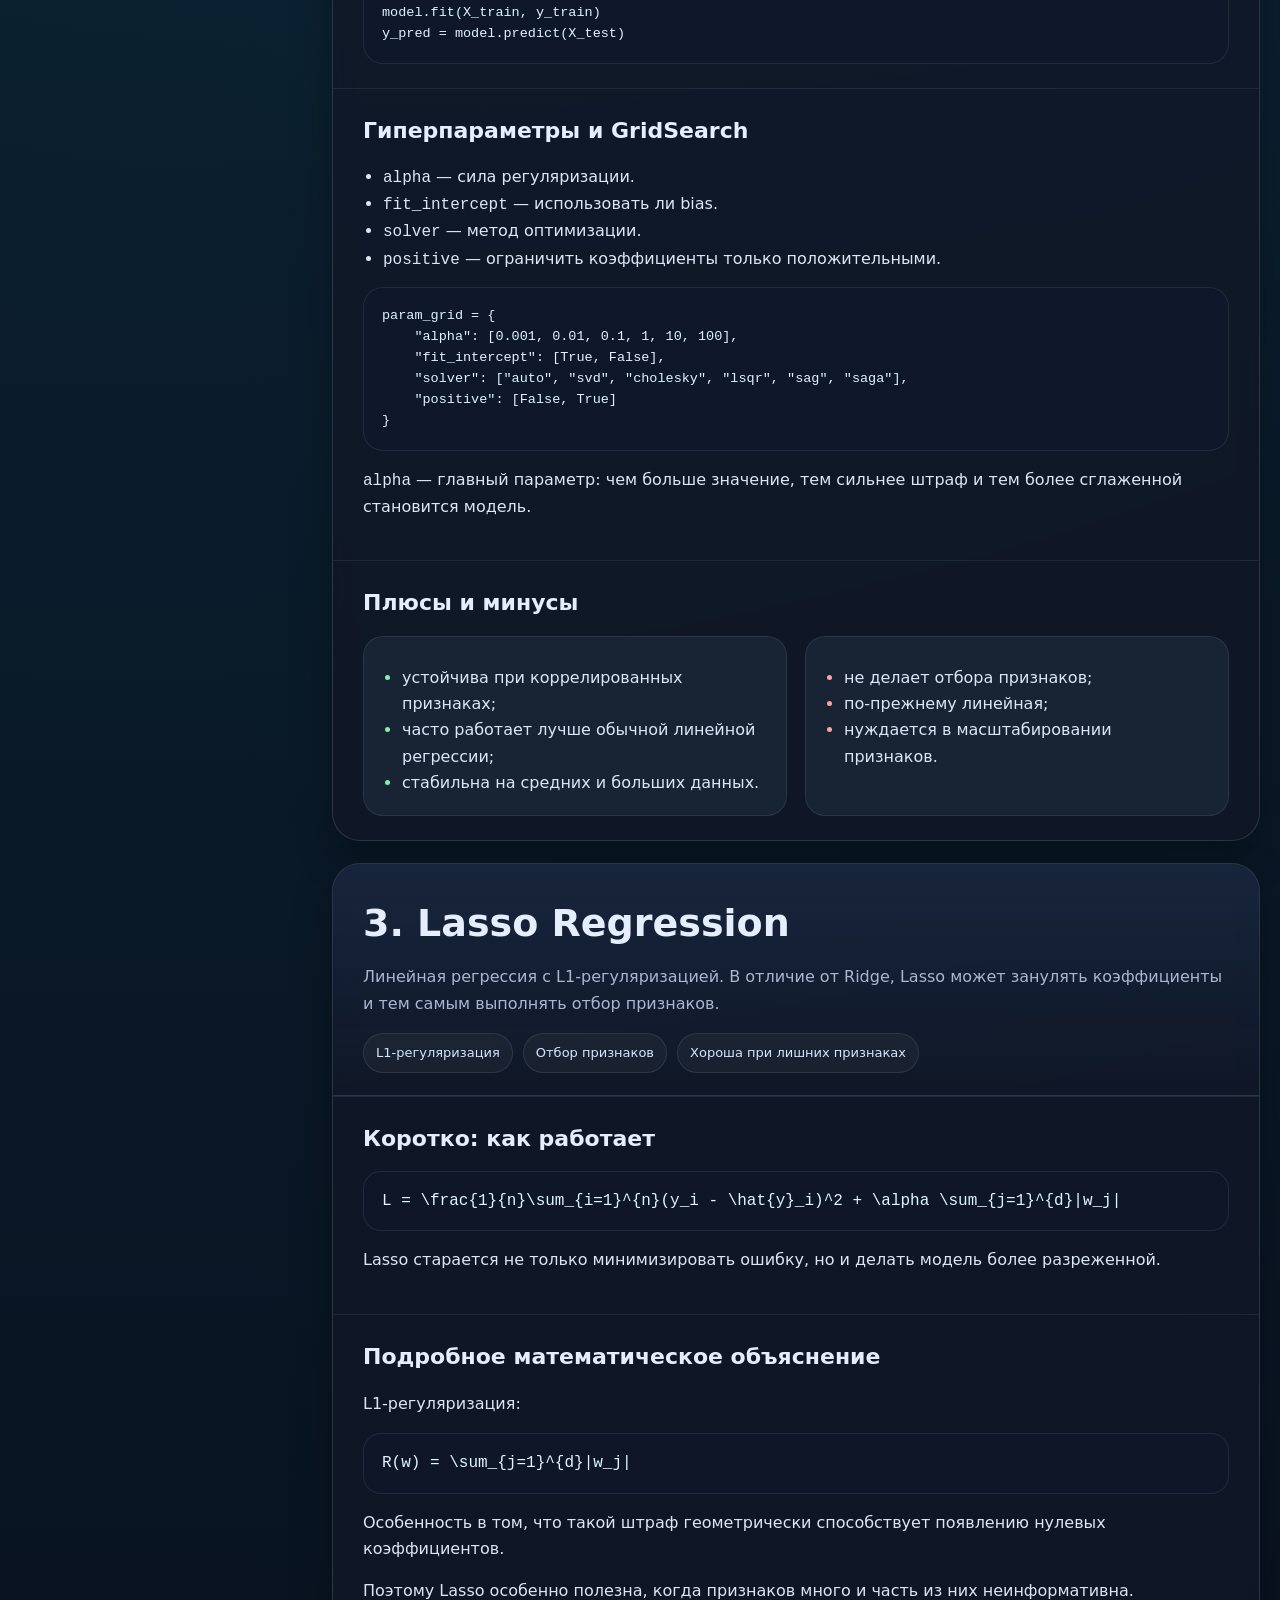
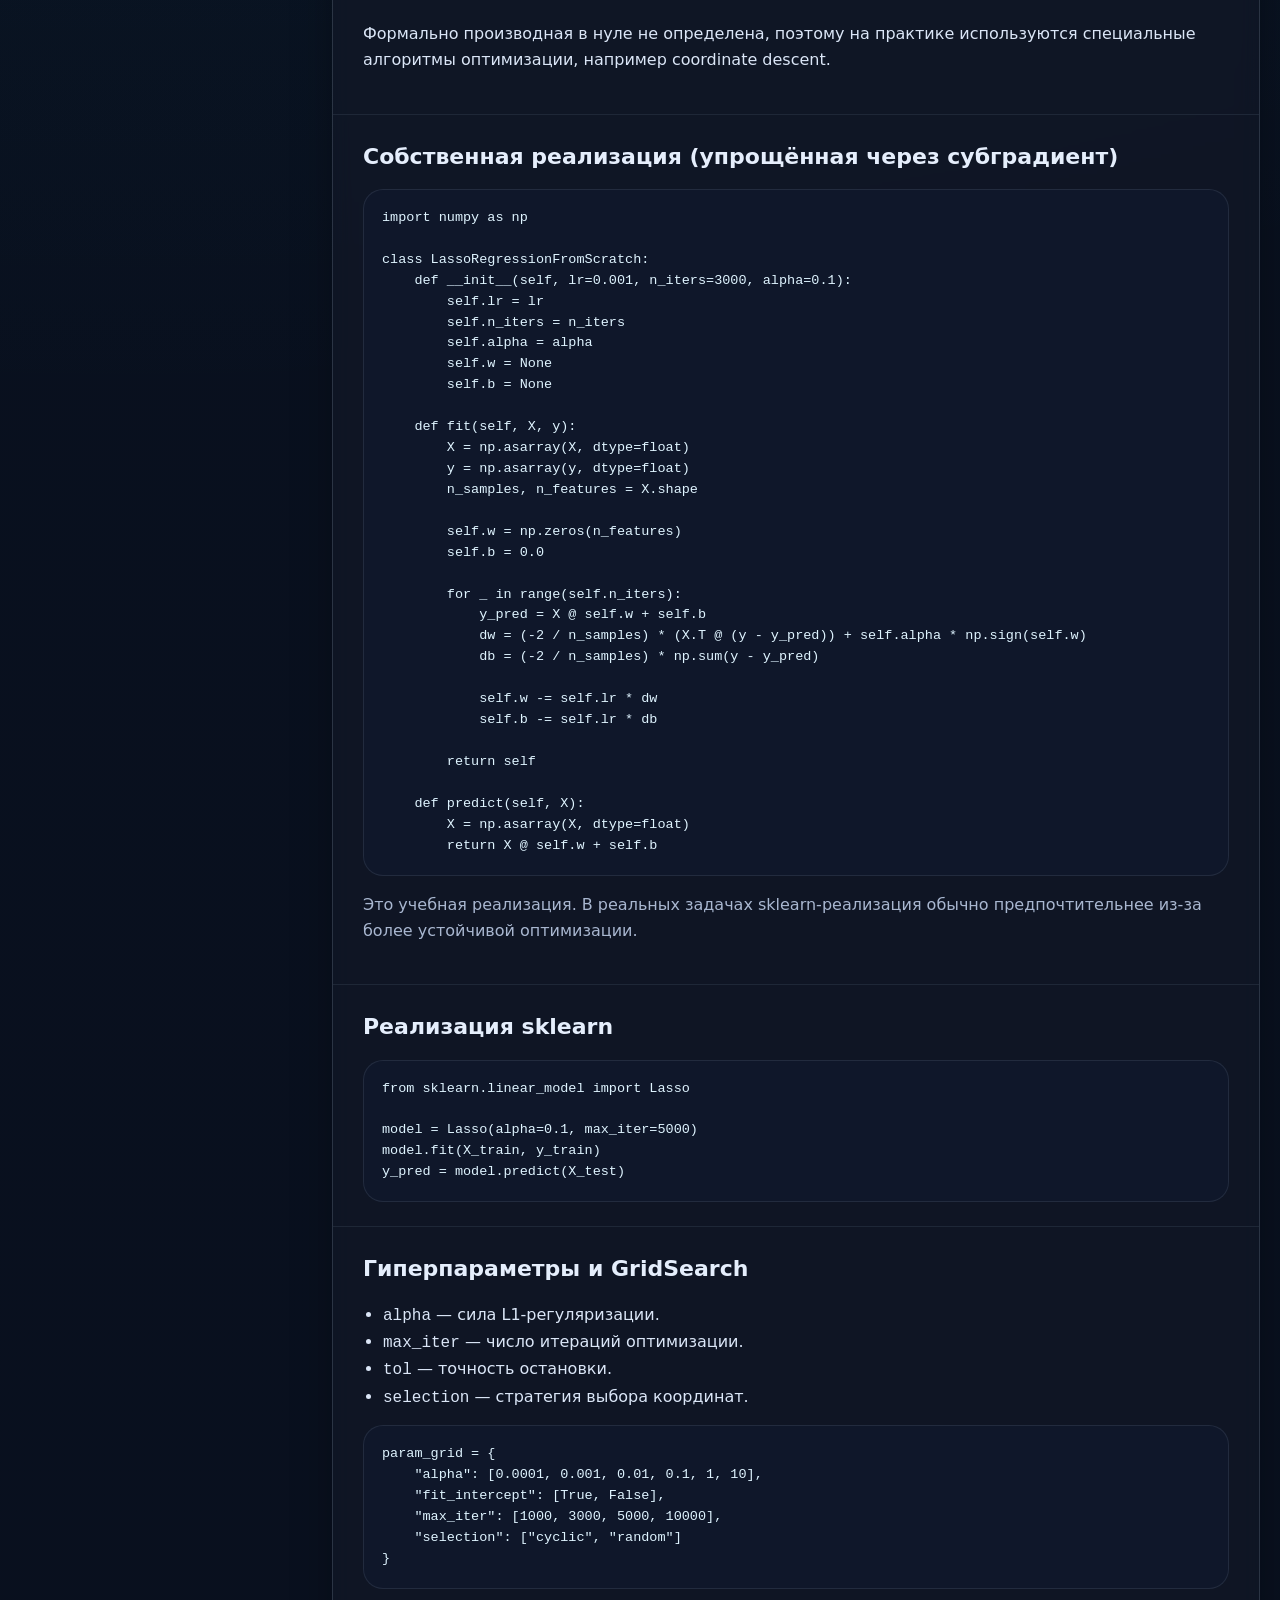
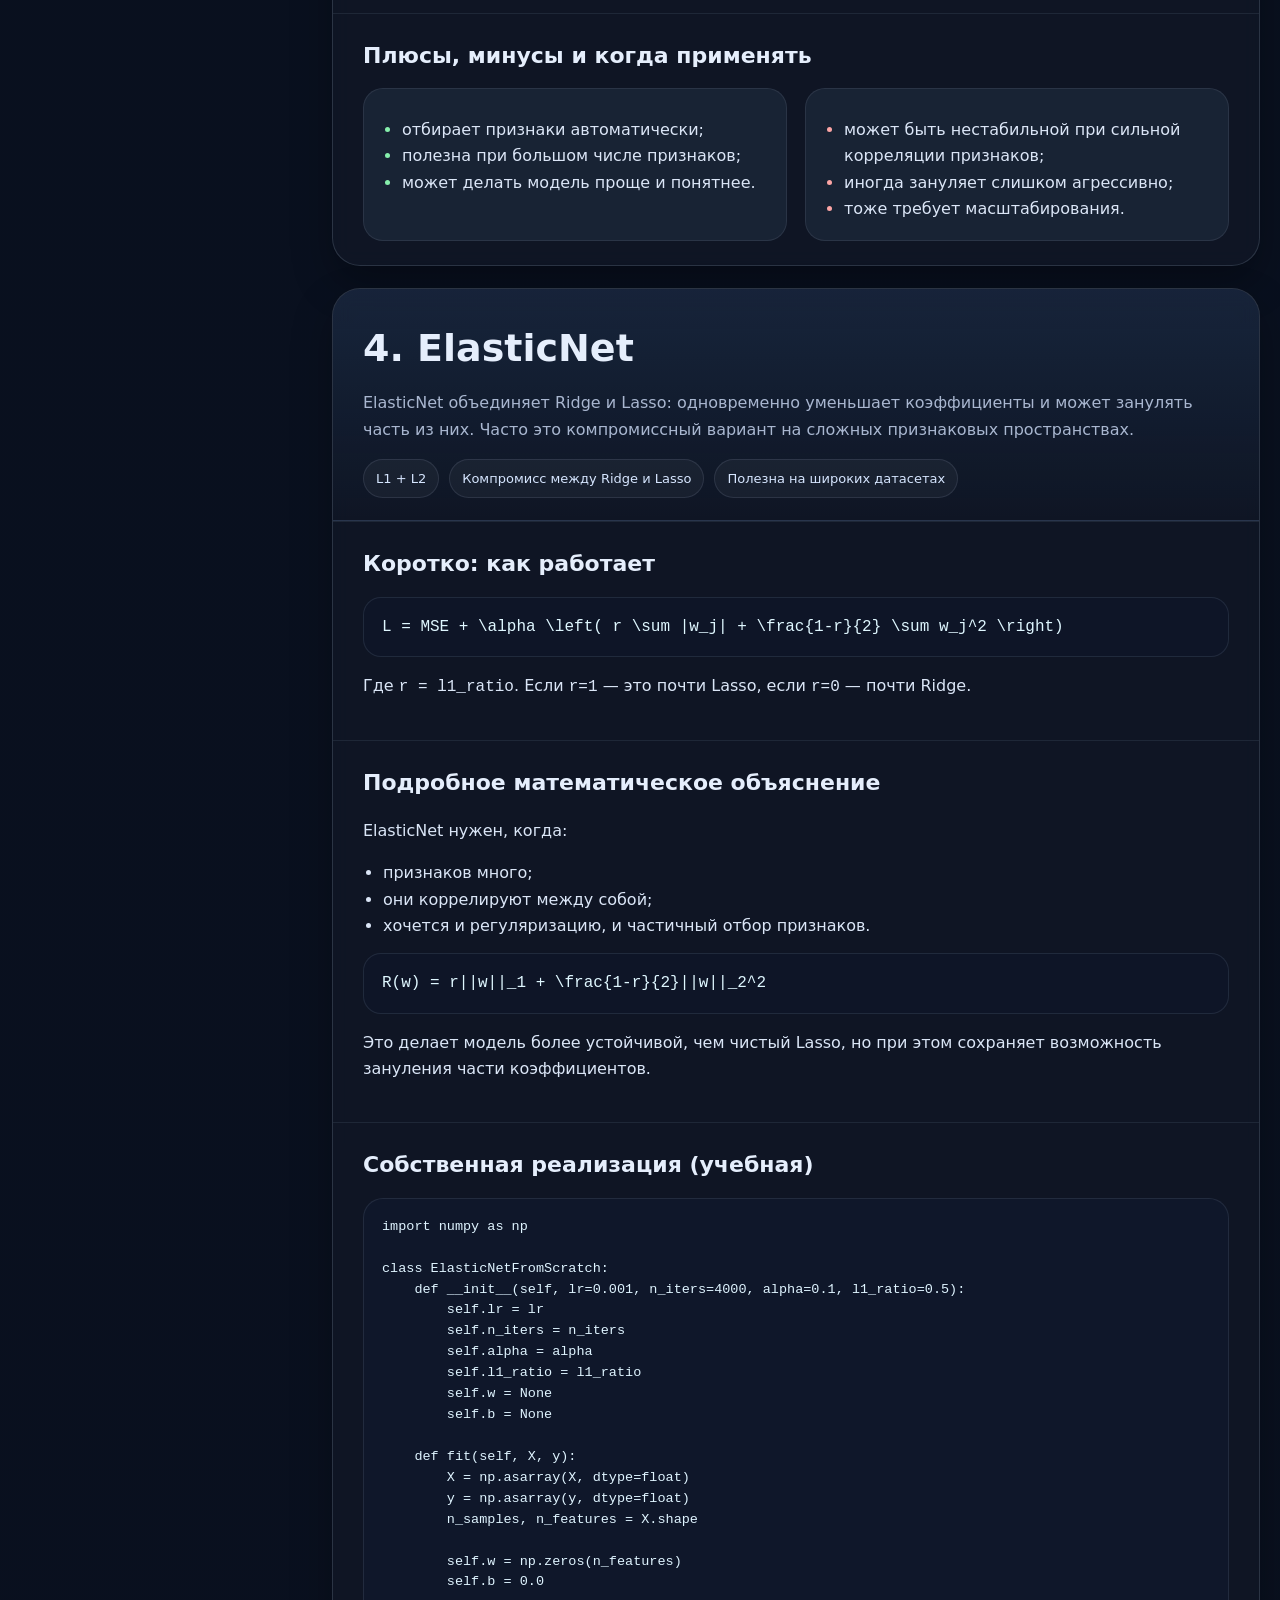
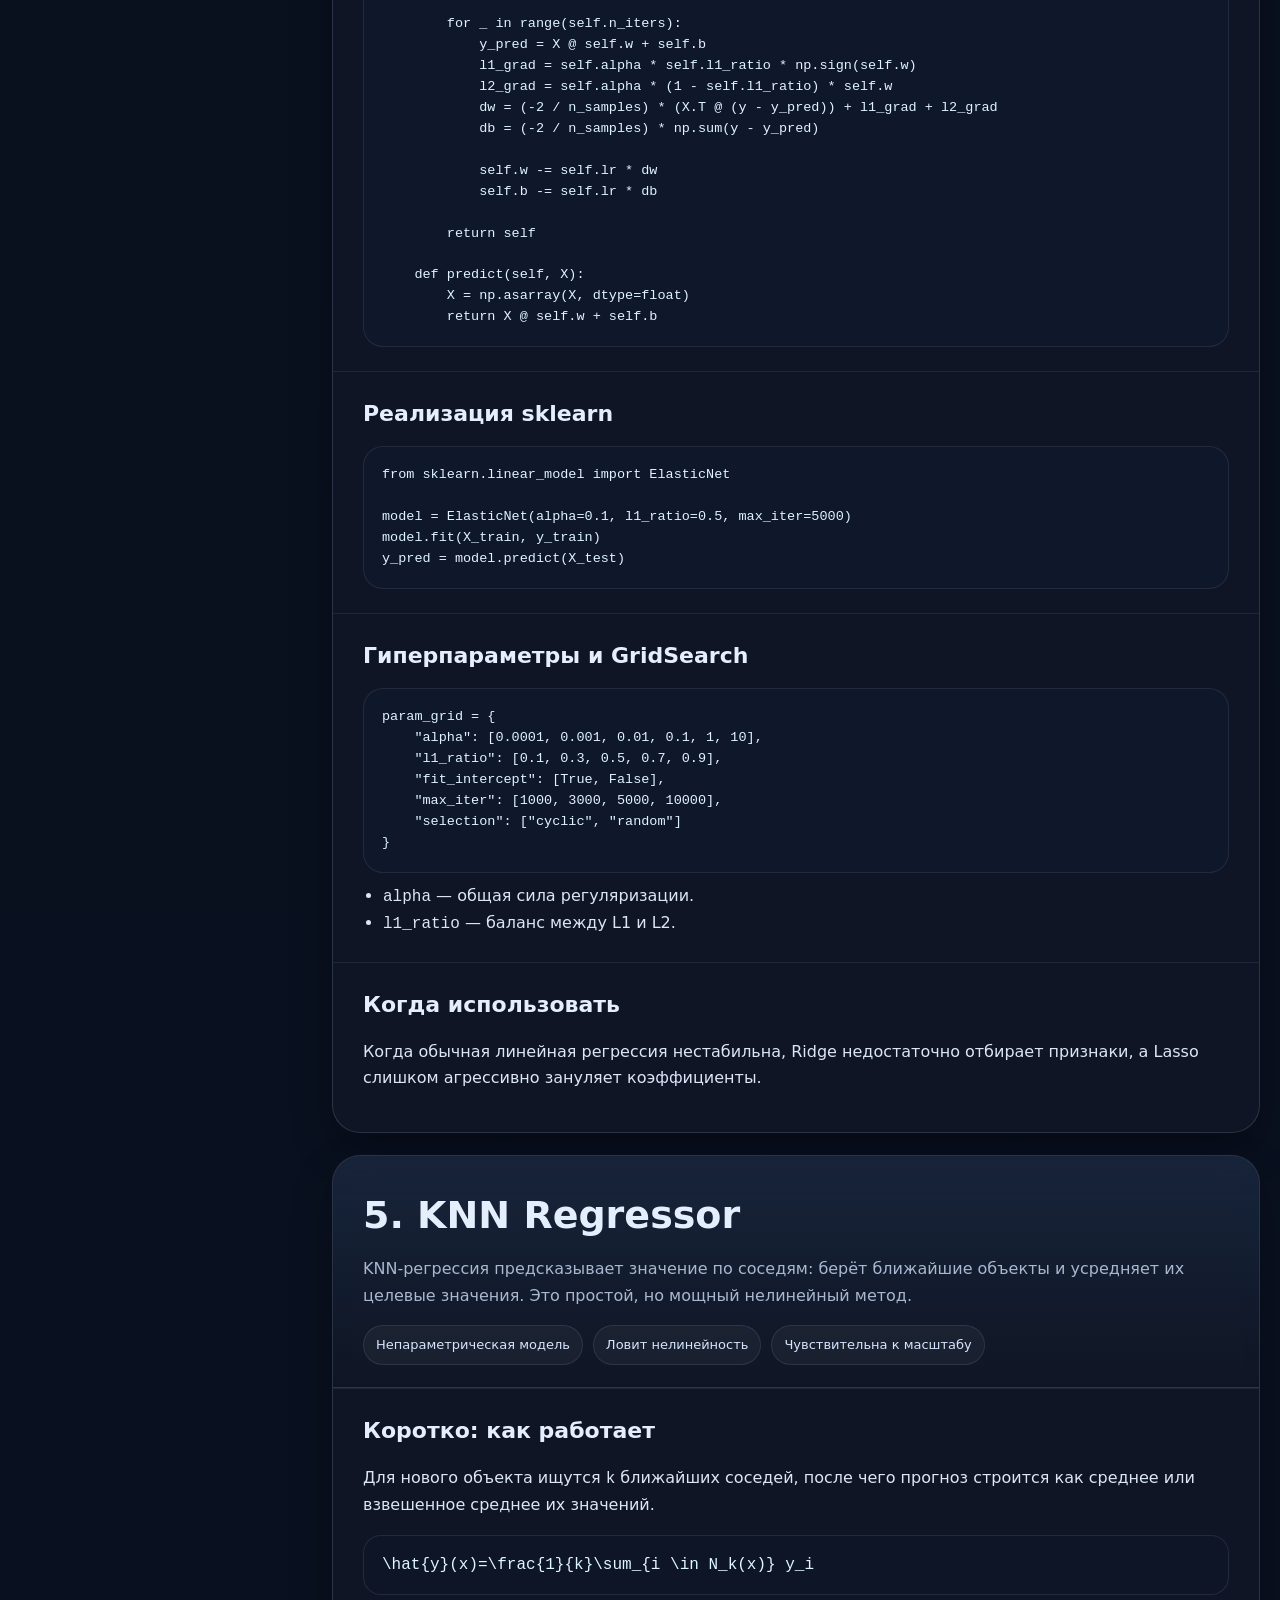
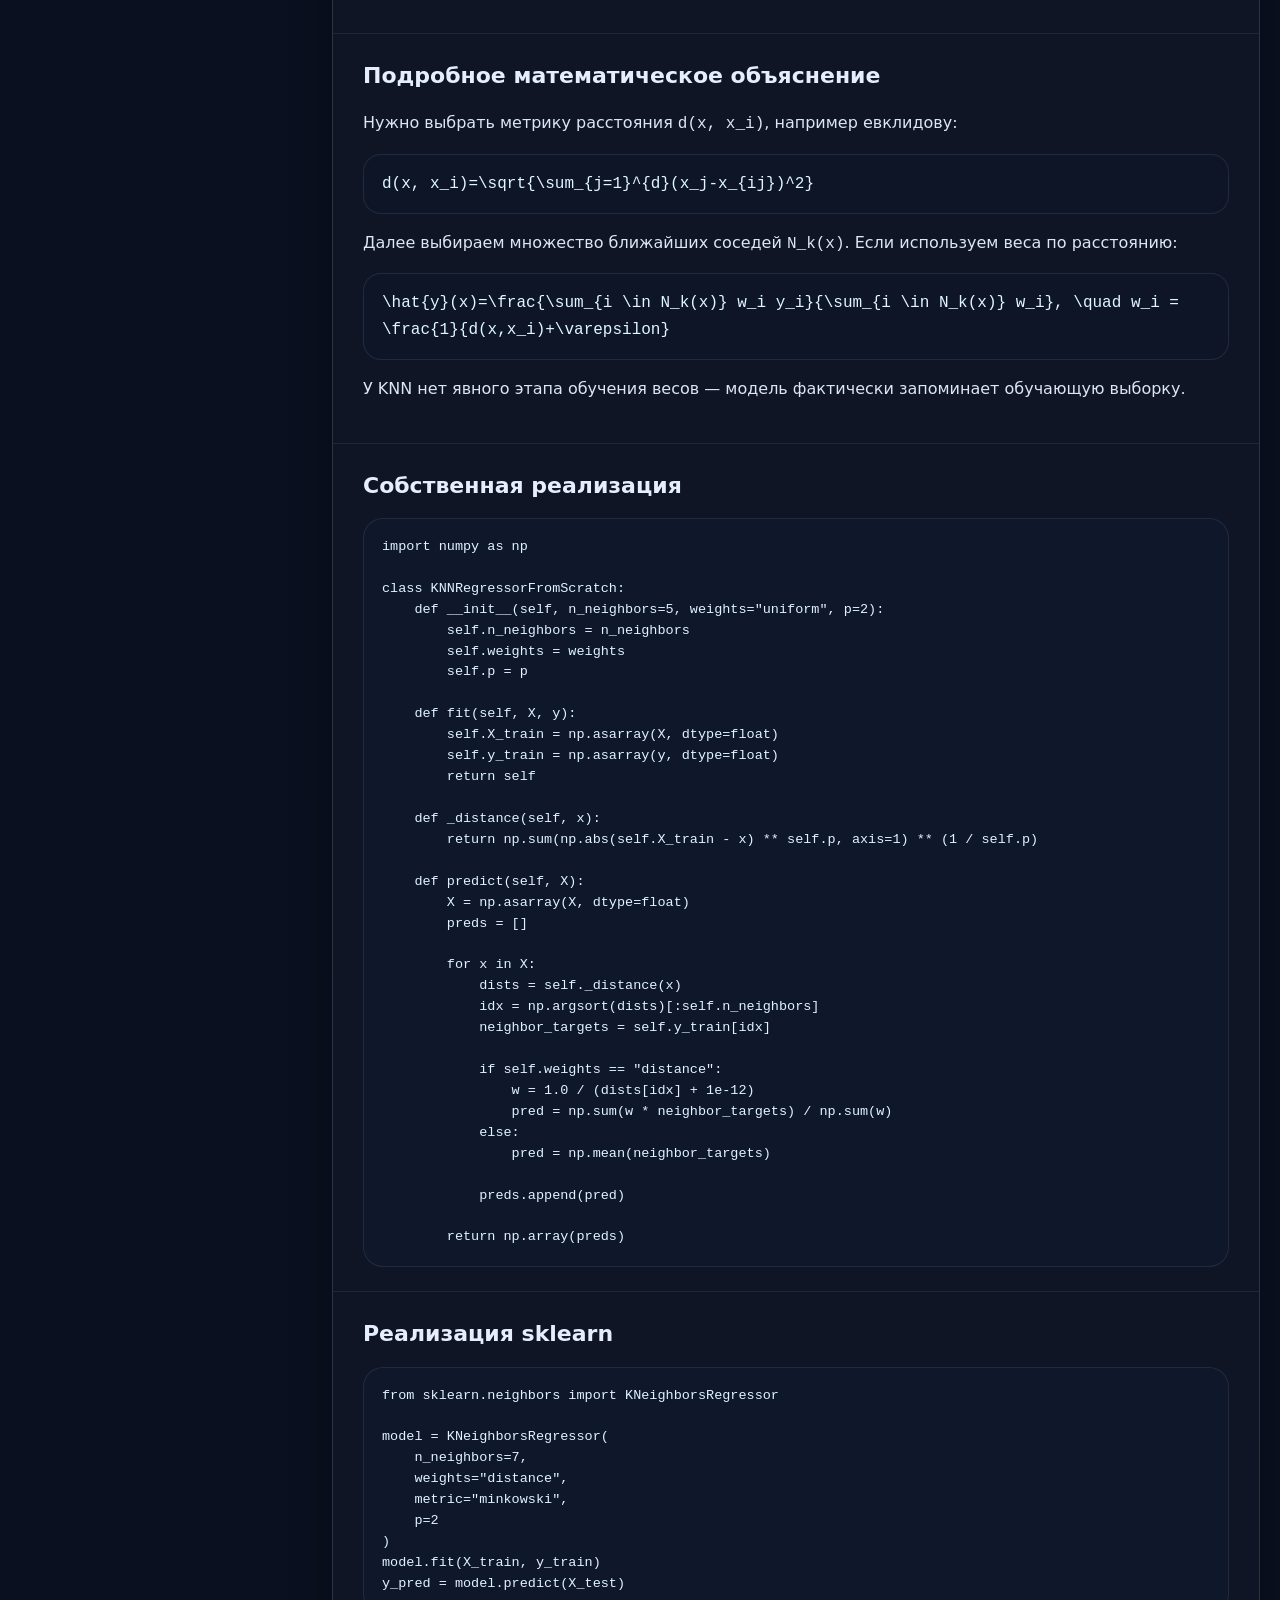
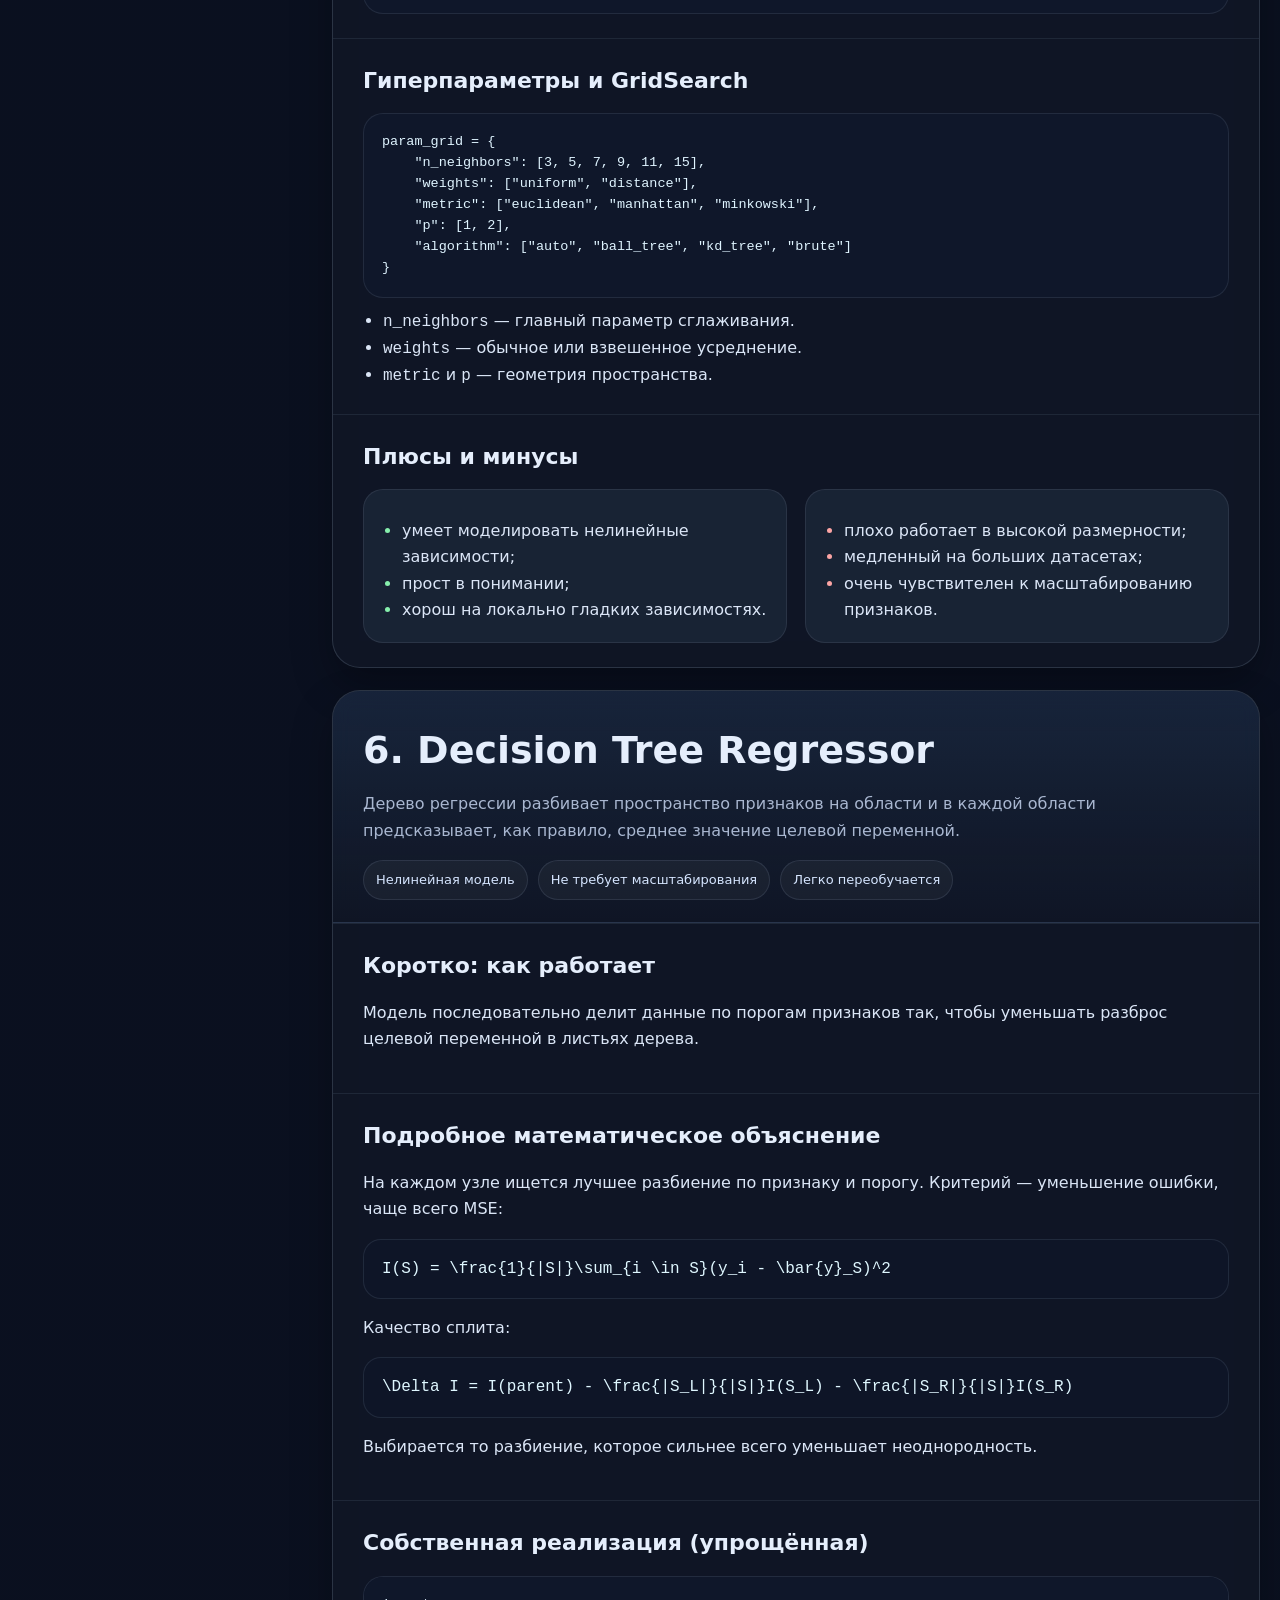
<file: classic/regression.html>
<!doctype html>
<html lang="ru">
<head>
  <meta charset="UTF-8" />
  <meta name="viewport" content="width=device-width, initial-scale=1.0" />
  <title>Регрессия | ML Guide</title>
  <style>
    :root {
      --bg: #0b1020;
      --panel: rgba(17, 24, 39, 0.78);
      --panel-2: rgba(30, 41, 59, 0.72);
      --text: #e5eefc;
      --muted: #a9b7d0;
      --accent: #60a5fa;
      --accent-2: #22d3ee;
      --border: rgba(148, 163, 184, 0.22);
      --code: #0f172a;
      --good: #86efac;
      --bad: #fca5a5;
      --warn: #fde68a;
      --shadow: 0 18px 40px rgba(0, 0, 0, .28);
      --radius: 22px;
    }

    * { box-sizing: border-box; }

    html { scroll-behavior: smooth; }

    body {
      margin: 0;
      font-family: Inter, ui-sans-serif, system-ui, -apple-system, Segoe UI, Roboto, Arial, sans-serif;
      color: var(--text);
      background:
        radial-gradient(circle at 10% 20%, rgba(34, 211, 238, 0.18), transparent 30%),
        radial-gradient(circle at 90% 10%, rgba(96, 165, 250, 0.18), transparent 28%),
        linear-gradient(180deg, #07101d 0%, #0b1020 100%);
      line-height: 1.65;
    }

    a { color: var(--accent-2); text-decoration: none; }
    a:hover { text-decoration: underline; }

    .wrap {
      width: min(1240px, calc(100% - 32px));
      margin: 24px auto 80px;
    }

    .hero {
      position: relative;
      overflow: hidden;
      padding: 34px;
      border: 1px solid var(--border);
      border-radius: 30px;
      background: linear-gradient(145deg, rgba(15, 23, 42, 0.92), rgba(15, 23, 42, 0.70));
      box-shadow: var(--shadow);
      backdrop-filter: blur(10px);
    }

    .hero::after {
      content: "";
      position: absolute;
      inset: auto -120px -120px auto;
      width: 280px;
      height: 280px;
      background: radial-gradient(circle, rgba(34,211,238,.18), transparent 70%);
      pointer-events: none;
    }

    .eyebrow {
      display: inline-flex;
      gap: 8px;
      align-items: center;
      padding: 8px 12px;
      border-radius: 999px;
      background: rgba(96, 165, 250, 0.12);
      border: 1px solid rgba(96, 165, 250, 0.22);
      color: #cfe5ff;
      font-size: 14px;
      margin-bottom: 16px;
    }

    h1 {
      font-size: clamp(32px, 5vw, 54px);
      line-height: 1.05;
      margin: 0 0 14px;
    }

    .subtitle {
      color: var(--muted);
      font-size: 18px;
      max-width: 920px;
      margin: 0 0 22px;
    }

    .chips, .quick-links {
      display: flex;
      flex-wrap: wrap;
      gap: 10px;
    }

    .chip {
      display: inline-flex;
      align-items: center;
      gap: 8px;
      padding: 10px 14px;
      border-radius: 999px;
      border: 1px solid var(--border);
      background: rgba(255, 255, 255, 0.04);
      color: #dff3ff;
      font-size: 14px;
      transition: .2s ease;
    }

    .chip:hover {
      transform: translateY(-1px);
      background: rgba(96, 165, 250, 0.12);
      text-decoration: none;
    }

    .grid {
      display: grid;
      grid-template-columns: 290px minmax(0, 1fr);
      gap: 22px;
      margin-top: 22px;
    }

    .sidebar {
      position: sticky;
      top: 18px;
      align-self: start;
      padding: 20px;
      border-radius: var(--radius);
      border: 1px solid var(--border);
      background: var(--panel);
      box-shadow: var(--shadow);
      backdrop-filter: blur(8px);
    }

    .sidebar h3 {
      margin: 0 0 12px;
      font-size: 18px;
    }

    .sidebar p {
      color: var(--muted);
      font-size: 14px;
      margin: 0 0 14px;
    }

    .nav-list {
      display: grid;
      gap: 10px;
      margin: 0;
      padding: 0;
      list-style: none;
    }

    .nav-list a {
      display: block;
      padding: 12px 14px;
      border-radius: 14px;
      border: 1px solid rgba(148,163,184,.16);
      background: rgba(255,255,255,.03);
      color: #e7f1ff;
    }

    .nav-list a:hover {
      background: rgba(34,211,238,.08);
      text-decoration: none;
    }

    .content {
      display: grid;
      gap: 22px;
    }

    .panel {
      border: 1px solid var(--border);
      border-radius: 28px;
      background: var(--panel);
      box-shadow: var(--shadow);
      overflow: hidden;
      backdrop-filter: blur(10px);
    }

    .panel-header {
      padding: 28px 30px 22px;
      background: linear-gradient(180deg, rgba(96,165,250,.10), rgba(255,255,255,0));
      border-bottom: 1px solid rgba(148,163,184,.14);
    }

    .panel-header h2 {
      margin: 0 0 10px;
      font-size: clamp(28px, 3.5vw, 38px);
    }

    .panel-header p {
      margin: 0;
      color: var(--muted);
      max-width: 900px;
    }

    .meta {
      display: flex;
      flex-wrap: wrap;
      gap: 10px;
      margin-top: 16px;
    }

    .meta span {
      padding: 8px 12px;
      border-radius: 999px;
      background: rgba(255,255,255,.04);
      border: 1px solid rgba(148,163,184,.16);
      font-size: 13px;
      color: #d6e6ff;
    }

    .section {
      padding: 24px 30px;
      border-top: 1px solid rgba(148,163,184,.12);
    }

    .section:first-of-type { border-top: none; }

    h3 {
      margin: 0 0 14px;
      font-size: 22px;
    }

    h4 {
      margin: 20px 0 10px;
      font-size: 18px;
      color: #dff4ff;
    }

    p, li { color: #dbe6f7; }

    .muted { color: var(--muted); }

    .formula {
      margin: 14px 0;
      padding: 16px 18px;
      border-radius: 18px;
      background: rgba(15, 23, 42, 0.74);
      border: 1px solid rgba(148,163,184,.14);
      overflow-x: auto;
      font-family: ui-monospace, SFMono-Regular, Menlo, Consolas, monospace;
      color: #dff7ff;
      white-space: pre-wrap;
    }

    .cols {
      display: grid;
      grid-template-columns: repeat(2, minmax(0,1fr));
      gap: 18px;
    }

    .card {
      padding: 18px;
      border-radius: 20px;
      background: var(--panel-2);
      border: 1px solid rgba(148,163,184,.14);
    }

    ul {
      margin: 10px 0 0;
      padding-left: 20px;
    }

    code, pre {
      font-family: ui-monospace, SFMono-Regular, Menlo, Consolas, monospace;
    }

    pre {
      margin: 14px 0 0;
      padding: 18px;
      border-radius: 20px;
      background: var(--code);
      border: 1px solid rgba(148,163,184,.14);
      color: #dff4ff;
      overflow-x: auto;
      font-size: 13.5px;
      line-height: 1.55;
    }

    .pros li::marker { color: var(--good); }
    .cons li::marker { color: var(--bad); }
    .tips li::marker { color: var(--warn); }

    .footer {
      margin-top: 22px;
      padding: 20px 22px;
      border-radius: 22px;
      border: 1px solid var(--border);
      background: rgba(15,23,42,.55);
      color: var(--muted);
      font-size: 14px;
    }

    @media (max-width: 980px) {
      .grid { grid-template-columns: 1fr; }
      .sidebar { position: relative; top: 0; }
      .cols { grid-template-columns: 1fr; }
    }

    @media (max-width: 640px) {
      .wrap { width: min(100% - 18px, 100%); }
      .hero, .panel-header, .section, .sidebar { padding-left: 18px; padding-right: 18px; }
      h1 { font-size: 32px; }
      .panel-header h2 { font-size: 28px; }
    }
  </style>
</head>
<body>
  <main class="wrap">
    <section class="hero">
      <div class="eyebrow">📈 Подробный конспект по регрессии</div>
      <h1>Регрессия в машинном обучении</h1>
      <p class="subtitle">
        Красивый и удобный справочник по основным моделям регрессии: как работают, как обучаются,
        математическое объяснение, реализация с нуля, sklearn-версия, гиперпараметры для GridSearchCV,
        плюсы и минусы, требования к данным и практические советы по выбору.
      </p>
      <div class="chips quick-links">
        <a class="chip" href="#linreg">Linear Regression</a>
        <a class="chip" href="#ridge">Ridge</a>
        <a class="chip" href="#lasso">Lasso</a>
        <a class="chip" href="#elastic">ElasticNet</a>
        <a class="chip" href="#knn">KNN Regressor</a>
        <a class="chip" href="#tree">Decision Tree Regressor</a>
      </div>
    </section>

    <div class="grid">
      <aside class="sidebar">
        <h3>Навигация</h3>
        <p>Структура каждой секции одинаковая: краткий принцип, математика, реализация с нуля, sklearn, гиперпараметры и практический разбор.</p>
        <ul class="nav-list">
          <li><a href="#linreg">1. Linear Regression</a></li>
          <li><a href="#ridge">2. Ridge Regression</a></li>
          <li><a href="#lasso">3. Lasso Regression</a></li>
          <li><a href="#elastic">4. ElasticNet</a></li>
          <li><a href="#knn">5. KNN Regressor</a></li>
          <li><a href="#tree">6. Decision Tree Regressor</a></li>
        </ul>
      </aside>

      <section class="content">
        <article class="panel" id="linreg">
          <div class="panel-header">
            <h2>1. Linear Regression</h2>
            <p>Базовая модель регрессии: предсказывает численное значение как линейную комбинацию признаков. Это первая модель, с которой обычно начинают регрессионный анализ.</p>
            <div class="meta">
              <span>Линейная модель</span>
              <span>Очень интерпретируема</span>
              <span>Нужна масштабная проверка допущений</span>
            </div>
          </div>

          <div class="section">
            <h3>Коротко: как работает</h3>
            <p>Модель пытается провести такую прямую, плоскость или гиперплоскость, чтобы предсказанные значения были как можно ближе к настоящим.</p>
            <div class="formula">ŷ = Xw + b</div>
            <p>Она подбирает веса <code>w</code> и смещение <code>b</code>, минимизируя ошибку между истинными значениями и прогнозами.</p>
          </div>

          <div class="section">
            <h3>Подробное математическое объяснение</h3>
            <h4>Линейная модель</h4>
            <div class="formula">ŷ = Xw + b</div>

            <h4>Функция потерь: MSE</h4>
            <div class="formula">L = \frac{1}{n}\sum_{i=1}^{n}(y_i - \hat{y}_i)^2</div>

            <h4>Градиенты</h4>
            <div class="formula">\frac{\partial L}{\partial w} = -\frac{2}{n}X^T(y - \hat{y})
\frac{\partial L}{\partial b} = -\frac{2}{n}\sum_{i=1}^{n}(y_i - \hat{y}_i)</div>

            <h4>Обновление параметров</h4>
            <div class="formula">w := w - \eta \cdot \frac{\partial L}{\partial w}
b := b - \eta \cdot \frac{\partial L}{\partial b}</div>

            <p>Смысл очень простой: если модель сильно ошибается, то градиент показывает, в какую сторону нужно изменить коэффициенты, чтобы уменьшить среднеквадратичную ошибку.</p>

            <h4>Нормальное уравнение</h4>
            <div class="formula">w = (X^T X)^{-1} X^T y</div>
            <p>Это аналитическое решение линейной регрессии без градиентного спуска. Оно удобно на небольших данных, но плохо масштабируется на очень большие и может быть неустойчивым, если признаки сильно коррелируют.</p>
          </div>

          <div class="section">
            <h3>Собственная реализация с объяснением</h3>
            <pre><code>import numpy as np

class LinearRegressionFromScratch:
    def __init__(self, lr=0.01, n_iters=2000):
        self.lr = lr
        self.n_iters = n_iters
        self.w = None
        self.b = None

    def fit(self, X, y):
        X = np.asarray(X, dtype=float)
        y = np.asarray(y, dtype=float)

        n_samples, n_features = X.shape
        self.w = np.zeros(n_features)
        self.b = 0.0

        for _ in range(self.n_iters):
            y_pred = X @ self.w + self.b

            dw = (-2 / n_samples) * (X.T @ (y - y_pred))
            db = (-2 / n_samples) * np.sum(y - y_pred)

            self.w -= self.lr * dw
            self.b -= self.lr * db

        return self

    def predict(self, X):
        X = np.asarray(X, dtype=float)
        return X @ self.w + self.b</code></pre>
            <p class="muted">Здесь мы вручную считаем предсказания, ошибку, градиенты и обновляем параметры по градиентному спуску.</p>
          </div>

          <div class="section">
            <h3>Реализация sklearn</h3>
            <pre><code>from sklearn.linear_model import LinearRegression

model = LinearRegression()
model.fit(X_train, y_train)
y_pred = model.predict(X_test)</code></pre>
          </div>

          <div class="section">
            <h3>Оценка качества</h3>
            <pre><code>from sklearn.metrics import mean_absolute_error, mean_squared_error, r2_score
import numpy as np

mae = mean_absolute_error(y_test, y_pred)
mse = mean_squared_error(y_test, y_pred)
rmse = np.sqrt(mse)
r2 = r2_score(y_test, y_pred)

print(f"MAE:  {mae:.4f}")
print(f"MSE:  {mse:.4f}")
print(f"RMSE: {rmse:.4f}")
print(f"R2:   {r2:.4f}")</code></pre>
          </div>

          <div class="section">
            <h3>Гиперпараметры sklearn и GridSearch</h3>
            <div class="cols">
              <div class="card">
                <h4>Что важно</h4>
                <ul>
                  <li><code>fit_intercept</code> — нужен ли свободный член.</li>
                  <li><code>copy_X</code> — копировать ли матрицу признаков.</li>
                  <li><code>positive</code> — ограничить коэффициенты только положительными значениями.</li>
                </ul>
              </div>
              <div class="card">
                <h4>Когда использовать</h4>
                <ul>
                  <li><code>fit_intercept=False</code> — если данные уже центрированы.</li>
                  <li><code>positive=True</code> — если по смыслу задачи коэффициенты не должны быть отрицательными.</li>
                </ul>
              </div>
            </div>
            <pre><code>param_grid = {
    "fit_intercept": [True, False],
    "positive": [False, True]
}</code></pre>
          </div>

          <div class="section">
            <h3>Плюсы, минусы и где применять</h3>
            <div class="cols">
              <div class="card pros">
                <h4>Плюсы</h4>
                <ul>
                  <li>простая и быстрая;</li>
                  <li>отлично интерпретируется;</li>
                  <li>хорошо работает как baseline;</li>
                  <li>подходит для небольших и средних наборов данных.</li>
                </ul>
              </div>
              <div class="card cons">
                <h4>Минусы</h4>
                <ul>
                  <li>не ловит нелинейные зависимости;</li>
                  <li>чувствительна к выбросам;</li>
                  <li>страдает от мультиколлинеарности;</li>
                  <li>может недообучаться на сложных зависимостях.</li>
                </ul>
              </div>
            </div>
            <div class="card tips" style="margin-top:18px">
              <h4>Сколько данных и какие задачи</h4>
              <ul>
                <li>Минимум: десятки–сотни наблюдений.</li>
                <li>Комфортно: сотни–десятки тысяч объектов.</li>
                <li>Лучше всего: прогноз численных величин с примерно линейной зависимостью.</li>
              </ul>
            </div>
          </div>
        </article>

        <article class="panel" id="ridge">
          <div class="panel-header">
            <h2>2. Ridge Regression</h2>
            <p>Это линейная регрессия с L2-регуляризацией. Она штрафует слишком большие коэффициенты, делая модель стабильнее и менее склонной к переобучению.</p>
            <div class="meta">
              <span>L2-регуляризация</span>
              <span>Устойчива к мультиколлинеарности</span>
              <span>Не зануляет признаки</span>
            </div>
          </div>

          <div class="section">
            <h3>Коротко: как работает</h3>
            <p>Ridge делает то же самое, что и обычная линейная регрессия, но дополнительно штрафует большие веса.</p>
            <div class="formula">L = \frac{1}{n}\sum_{i=1}^{n}(y_i - \hat{y}_i)^2 + \alpha \sum_{j=1}^{d} w_j^2</div>
          </div>

          <div class="section">
            <h3>Подробное математическое объяснение</h3>
            <p>Если признаки сильно коррелируют, линейная регрессия может давать нестабильные коэффициенты. Ridge добавляет L2-штраф:</p>
            <div class="formula">R(w) = \sum_{j=1}^{d} w_j^2</div>
            <p>Тогда функция потерь становится:</p>
            <div class="formula">L = MSE + \alpha ||w||_2^2</div>
            <p>Градиент:</p>
            <div class="formula">\frac{\partial L}{\partial w} = -\frac{2}{n}X^T(y - \hat{y}) + 2\alpha w</div>
            <p>Чем больше <code>alpha</code>, тем сильнее модель сжимает коэффициенты к нулю, но полностью обычно их не зануляет.</p>
          </div>

          <div class="section">
            <h3>Собственная реализация</h3>
            <pre><code>import numpy as np

class RidgeRegressionFromScratch:
    def __init__(self, lr=0.01, n_iters=2000, alpha=1.0):
        self.lr = lr
        self.n_iters = n_iters
        self.alpha = alpha
        self.w = None
        self.b = None

    def fit(self, X, y):
        X = np.asarray(X, dtype=float)
        y = np.asarray(y, dtype=float)
        n_samples, n_features = X.shape

        self.w = np.zeros(n_features)
        self.b = 0.0

        for _ in range(self.n_iters):
            y_pred = X @ self.w + self.b
            dw = (-2 / n_samples) * (X.T @ (y - y_pred)) + 2 * self.alpha * self.w
            db = (-2 / n_samples) * np.sum(y - y_pred)

            self.w -= self.lr * dw
            self.b -= self.lr * db

        return self

    def predict(self, X):
        X = np.asarray(X, dtype=float)
        return X @ self.w + self.b</code></pre>
          </div>

          <div class="section">
            <h3>Реализация sklearn</h3>
            <pre><code>from sklearn.linear_model import Ridge

model = Ridge(alpha=1.0)
model.fit(X_train, y_train)
y_pred = model.predict(X_test)</code></pre>
          </div>

          <div class="section">
            <h3>Гиперпараметры и GridSearch</h3>
            <ul>
              <li><code>alpha</code> — сила регуляризации.</li>
              <li><code>fit_intercept</code> — использовать ли bias.</li>
              <li><code>solver</code> — метод оптимизации.</li>
              <li><code>positive</code> — ограничить коэффициенты только положительными.</li>
            </ul>
            <pre><code>param_grid = {
    "alpha": [0.001, 0.01, 0.1, 1, 10, 100],
    "fit_intercept": [True, False],
    "solver": ["auto", "svd", "cholesky", "lsqr", "sag", "saga"],
    "positive": [False, True]
}</code></pre>
            <p><code>alpha</code> — главный параметр: чем больше значение, тем сильнее штраф и тем более сглаженной становится модель.</p>
          </div>

          <div class="section">
            <h3>Плюсы и минусы</h3>
            <div class="cols">
              <div class="card pros">
                <ul>
                  <li>устойчива при коррелированных признаках;</li>
                  <li>часто работает лучше обычной линейной регрессии;</li>
                  <li>стабильна на средних и больших данных.</li>
                </ul>
              </div>
              <div class="card cons">
                <ul>
                  <li>не делает отбора признаков;</li>
                  <li>по-прежнему линейная;</li>
                  <li>нуждается в масштабировании признаков.</li>
                </ul>
              </div>
            </div>
          </div>
        </article>

        <article class="panel" id="lasso">
          <div class="panel-header">
            <h2>3. Lasso Regression</h2>
            <p>Линейная регрессия с L1-регуляризацией. В отличие от Ridge, Lasso может занулять коэффициенты и тем самым выполнять отбор признаков.</p>
            <div class="meta">
              <span>L1-регуляризация</span>
              <span>Отбор признаков</span>
              <span>Хороша при лишних признаках</span>
            </div>
          </div>

          <div class="section">
            <h3>Коротко: как работает</h3>
            <div class="formula">L = \frac{1}{n}\sum_{i=1}^{n}(y_i - \hat{y}_i)^2 + \alpha \sum_{j=1}^{d}|w_j|</div>
            <p>Lasso старается не только минимизировать ошибку, но и делать модель более разреженной.</p>
          </div>

          <div class="section">
            <h3>Подробное математическое объяснение</h3>
            <p>L1-регуляризация:</p>
            <div class="formula">R(w) = \sum_{j=1}^{d}|w_j|</div>
            <p>Особенность в том, что такой штраф геометрически способствует появлению нулевых коэффициентов.</p>
            <p>Поэтому Lasso особенно полезна, когда признаков много и часть из них неинформативна.</p>
            <p>Формально производная в нуле не определена, поэтому на практике используются специальные алгоритмы оптимизации, например coordinate descent.</p>
          </div>

          <div class="section">
            <h3>Собственная реализация (упрощённая через субградиент)</h3>
            <pre><code>import numpy as np

class LassoRegressionFromScratch:
    def __init__(self, lr=0.001, n_iters=3000, alpha=0.1):
        self.lr = lr
        self.n_iters = n_iters
        self.alpha = alpha
        self.w = None
        self.b = None

    def fit(self, X, y):
        X = np.asarray(X, dtype=float)
        y = np.asarray(y, dtype=float)
        n_samples, n_features = X.shape

        self.w = np.zeros(n_features)
        self.b = 0.0

        for _ in range(self.n_iters):
            y_pred = X @ self.w + self.b
            dw = (-2 / n_samples) * (X.T @ (y - y_pred)) + self.alpha * np.sign(self.w)
            db = (-2 / n_samples) * np.sum(y - y_pred)

            self.w -= self.lr * dw
            self.b -= self.lr * db

        return self

    def predict(self, X):
        X = np.asarray(X, dtype=float)
        return X @ self.w + self.b</code></pre>
            <p class="muted">Это учебная реализация. В реальных задачах sklearn-реализация обычно предпочтительнее из-за более устойчивой оптимизации.</p>
          </div>

          <div class="section">
            <h3>Реализация sklearn</h3>
            <pre><code>from sklearn.linear_model import Lasso

model = Lasso(alpha=0.1, max_iter=5000)
model.fit(X_train, y_train)
y_pred = model.predict(X_test)</code></pre>
          </div>

          <div class="section">
            <h3>Гиперпараметры и GridSearch</h3>
            <ul>
              <li><code>alpha</code> — сила L1-регуляризации.</li>
              <li><code>max_iter</code> — число итераций оптимизации.</li>
              <li><code>tol</code> — точность остановки.</li>
              <li><code>selection</code> — стратегия выбора координат.</li>
            </ul>
            <pre><code>param_grid = {
    "alpha": [0.0001, 0.001, 0.01, 0.1, 1, 10],
    "fit_intercept": [True, False],
    "max_iter": [1000, 3000, 5000, 10000],
    "selection": ["cyclic", "random"]
}</code></pre>
          </div>

          <div class="section">
            <h3>Плюсы, минусы и когда применять</h3>
            <div class="cols">
              <div class="card pros">
                <ul>
                  <li>отбирает признаки автоматически;</li>
                  <li>полезна при большом числе признаков;</li>
                  <li>может делать модель проще и понятнее.</li>
                </ul>
              </div>
              <div class="card cons">
                <ul>
                  <li>может быть нестабильной при сильной корреляции признаков;</li>
                  <li>иногда зануляет слишком агрессивно;</li>
                  <li>тоже требует масштабирования.</li>
                </ul>
              </div>
            </div>
          </div>
        </article>

        <article class="panel" id="elastic">
          <div class="panel-header">
            <h2>4. ElasticNet</h2>
            <p>ElasticNet объединяет Ridge и Lasso: одновременно уменьшает коэффициенты и может занулять часть из них. Часто это компромиссный вариант на сложных признаковых пространствах.</p>
            <div class="meta">
              <span>L1 + L2</span>
              <span>Компромисс между Ridge и Lasso</span>
              <span>Полезна на широких датасетах</span>
            </div>
          </div>

          <div class="section">
            <h3>Коротко: как работает</h3>
            <div class="formula">L = MSE + \alpha \left( r \sum |w_j| + \frac{1-r}{2} \sum w_j^2 \right)</div>
            <p>Где <code>r = l1_ratio</code>. Если <code>r=1</code> — это почти Lasso, если <code>r=0</code> — почти Ridge.</p>
          </div>

          <div class="section">
            <h3>Подробное математическое объяснение</h3>
            <p>ElasticNet нужен, когда:</p>
            <ul>
              <li>признаков много;</li>
              <li>они коррелируют между собой;</li>
              <li>хочется и регуляризацию, и частичный отбор признаков.</li>
            </ul>
            <div class="formula">R(w) = r||w||_1 + \frac{1-r}{2}||w||_2^2</div>
            <p>Это делает модель более устойчивой, чем чистый Lasso, но при этом сохраняет возможность зануления части коэффициентов.</p>
          </div>

          <div class="section">
            <h3>Собственная реализация (учебная)</h3>
            <pre><code>import numpy as np

class ElasticNetFromScratch:
    def __init__(self, lr=0.001, n_iters=4000, alpha=0.1, l1_ratio=0.5):
        self.lr = lr
        self.n_iters = n_iters
        self.alpha = alpha
        self.l1_ratio = l1_ratio
        self.w = None
        self.b = None

    def fit(self, X, y):
        X = np.asarray(X, dtype=float)
        y = np.asarray(y, dtype=float)
        n_samples, n_features = X.shape

        self.w = np.zeros(n_features)
        self.b = 0.0

        for _ in range(self.n_iters):
            y_pred = X @ self.w + self.b
            l1_grad = self.alpha * self.l1_ratio * np.sign(self.w)
            l2_grad = self.alpha * (1 - self.l1_ratio) * self.w
            dw = (-2 / n_samples) * (X.T @ (y - y_pred)) + l1_grad + l2_grad
            db = (-2 / n_samples) * np.sum(y - y_pred)

            self.w -= self.lr * dw
            self.b -= self.lr * db

        return self

    def predict(self, X):
        X = np.asarray(X, dtype=float)
        return X @ self.w + self.b</code></pre>
          </div>

          <div class="section">
            <h3>Реализация sklearn</h3>
            <pre><code>from sklearn.linear_model import ElasticNet

model = ElasticNet(alpha=0.1, l1_ratio=0.5, max_iter=5000)
model.fit(X_train, y_train)
y_pred = model.predict(X_test)</code></pre>
          </div>

          <div class="section">
            <h3>Гиперпараметры и GridSearch</h3>
            <pre><code>param_grid = {
    "alpha": [0.0001, 0.001, 0.01, 0.1, 1, 10],
    "l1_ratio": [0.1, 0.3, 0.5, 0.7, 0.9],
    "fit_intercept": [True, False],
    "max_iter": [1000, 3000, 5000, 10000],
    "selection": ["cyclic", "random"]
}</code></pre>
            <ul>
              <li><code>alpha</code> — общая сила регуляризации.</li>
              <li><code>l1_ratio</code> — баланс между L1 и L2.</li>
            </ul>
          </div>

          <div class="section">
            <h3>Когда использовать</h3>
            <p>Когда обычная линейная регрессия нестабильна, Ridge недостаточно отбирает признаки, а Lasso слишком агрессивно зануляет коэффициенты.</p>
          </div>
        </article>

        <article class="panel" id="knn">
          <div class="panel-header">
            <h2>5. KNN Regressor</h2>
            <p>KNN-регрессия предсказывает значение по соседям: берёт ближайшие объекты и усредняет их целевые значения. Это простой, но мощный нелинейный метод.</p>
            <div class="meta">
              <span>Непараметрическая модель</span>
              <span>Ловит нелинейность</span>
              <span>Чувствительна к масштабу</span>
            </div>
          </div>

          <div class="section">
            <h3>Коротко: как работает</h3>
            <p>Для нового объекта ищутся <code>k</code> ближайших соседей, после чего прогноз строится как среднее или взвешенное среднее их значений.</p>
            <div class="formula">\hat{y}(x)=\frac{1}{k}\sum_{i \in N_k(x)} y_i</div>
          </div>

          <div class="section">
            <h3>Подробное математическое объяснение</h3>
            <p>Нужно выбрать метрику расстояния <code>d(x, x_i)</code>, например евклидову:</p>
            <div class="formula">d(x, x_i)=\sqrt{\sum_{j=1}^{d}(x_j-x_{ij})^2}</div>
            <p>Далее выбираем множество ближайших соседей <code>N_k(x)</code>. Если используем веса по расстоянию:</p>
            <div class="formula">\hat{y}(x)=\frac{\sum_{i \in N_k(x)} w_i y_i}{\sum_{i \in N_k(x)} w_i}, \quad w_i = \frac{1}{d(x,x_i)+\varepsilon}</div>
            <p>У KNN нет явного этапа обучения весов — модель фактически запоминает обучающую выборку.</p>
          </div>

          <div class="section">
            <h3>Собственная реализация</h3>
            <pre><code>import numpy as np

class KNNRegressorFromScratch:
    def __init__(self, n_neighbors=5, weights="uniform", p=2):
        self.n_neighbors = n_neighbors
        self.weights = weights
        self.p = p

    def fit(self, X, y):
        self.X_train = np.asarray(X, dtype=float)
        self.y_train = np.asarray(y, dtype=float)
        return self

    def _distance(self, x):
        return np.sum(np.abs(self.X_train - x) ** self.p, axis=1) ** (1 / self.p)

    def predict(self, X):
        X = np.asarray(X, dtype=float)
        preds = []

        for x in X:
            dists = self._distance(x)
            idx = np.argsort(dists)[:self.n_neighbors]
            neighbor_targets = self.y_train[idx]

            if self.weights == "distance":
                w = 1.0 / (dists[idx] + 1e-12)
                pred = np.sum(w * neighbor_targets) / np.sum(w)
            else:
                pred = np.mean(neighbor_targets)

            preds.append(pred)

        return np.array(preds)</code></pre>
          </div>

          <div class="section">
            <h3>Реализация sklearn</h3>
            <pre><code>from sklearn.neighbors import KNeighborsRegressor

model = KNeighborsRegressor(
    n_neighbors=7,
    weights="distance",
    metric="minkowski",
    p=2
)
model.fit(X_train, y_train)
y_pred = model.predict(X_test)</code></pre>
          </div>

          <div class="section">
            <h3>Гиперпараметры и GridSearch</h3>
            <pre><code>param_grid = {
    "n_neighbors": [3, 5, 7, 9, 11, 15],
    "weights": ["uniform", "distance"],
    "metric": ["euclidean", "manhattan", "minkowski"],
    "p": [1, 2],
    "algorithm": ["auto", "ball_tree", "kd_tree", "brute"]
}</code></pre>
            <ul>
              <li><code>n_neighbors</code> — главный параметр сглаживания.</li>
              <li><code>weights</code> — обычное или взвешенное усреднение.</li>
              <li><code>metric</code> и <code>p</code> — геометрия пространства.</li>
            </ul>
          </div>

          <div class="section">
            <h3>Плюсы и минусы</h3>
            <div class="cols">
              <div class="card pros">
                <ul>
                  <li>умеет моделировать нелинейные зависимости;</li>
                  <li>прост в понимании;</li>
                  <li>хорош на локально гладких зависимостях.</li>
                </ul>
              </div>
              <div class="card cons">
                <ul>
                  <li>плохо работает в высокой размерности;</li>
                  <li>медленный на больших датасетах;</li>
                  <li>очень чувствителен к масштабированию признаков.</li>
                </ul>
              </div>
            </div>
          </div>
        </article>

        <article class="panel" id="tree">
          <div class="panel-header">
            <h2>6. Decision Tree Regressor</h2>
            <p>Дерево регрессии разбивает пространство признаков на области и в каждой области предсказывает, как правило, среднее значение целевой переменной.</p>
            <div class="meta">
              <span>Нелинейная модель</span>
              <span>Не требует масштабирования</span>
              <span>Легко переобучается</span>
            </div>
          </div>

          <div class="section">
            <h3>Коротко: как работает</h3>
            <p>Модель последовательно делит данные по порогам признаков так, чтобы уменьшать разброс целевой переменной в листьях дерева.</p>
          </div>

          <div class="section">
            <h3>Подробное математическое объяснение</h3>
            <p>На каждом узле ищется лучшее разбиение по признаку и порогу. Критерий — уменьшение ошибки, чаще всего MSE:</p>
            <div class="formula">I(S) = \frac{1}{|S|}\sum_{i \in S}(y_i - \bar{y}_S)^2</div>
            <p>Качество сплита:</p>
            <div class="formula">\Delta I = I(parent) - \frac{|S_L|}{|S|}I(S_L) - \frac{|S_R|}{|S|}I(S_R)</div>
            <p>Выбирается то разбиение, которое сильнее всего уменьшает неоднородность.</p>
          </div>

          <div class="section">
            <h3>Собственная реализация (упрощённая)</h3>
            <pre><code>import numpy as np

class DecisionTreeRegressorNode:
    def __init__(self, feature=None, threshold=None, left=None, right=None, value=None):
        self.feature = feature
        self.threshold = threshold
        self.left = left
        self.right = right
        self.value = value

class DecisionTreeRegressorFromScratch:
    def __init__(self, max_depth=6, min_samples_split=2):
        self.max_depth = max_depth
        self.min_samples_split = min_samples_split

    def _mse(self, y):
        if len(y) == 0:
            return 0
        return np.mean((y - np.mean(y)) ** 2)

    def _best_split(self, X, y):
        best_gain = -1
        best_feature, best_threshold = None, None
        parent_error = self._mse(y)
        n_samples, n_features = X.shape

        for feature in range(n_features):
            thresholds = np.unique(X[:, feature])
            for threshold in thresholds:
                left_idx = X[:, feature] <= threshold
                right_idx = ~left_idx
                if left_idx.sum() == 0 or right_idx.sum() == 0:
                    continue

                left_error = self._mse(y[left_idx])
                right_error = self._mse(y[right_idx])
                weighted_error = (left_idx.sum() / n_samples) * left_error + (right_idx.sum() / n_samples) * right_error
                gain = parent_error - weighted_error

                if gain > best_gain:
                    best_gain = gain
                    best_feature = feature
                    best_threshold = threshold

        return best_feature, best_threshold

    def _build(self, X, y, depth):
        value = np.mean(y)
        if depth >= self.max_depth or len(y) < self.min_samples_split:
            return DecisionTreeRegressorNode(value=value)

        feature, threshold = self._best_split(X, y)
        if feature is None:
            return DecisionTreeRegressorNode(value=value)

        left_idx = X[:, feature] <= threshold
        right_idx = ~left_idx

        left = self._build(X[left_idx], y[left_idx], depth + 1)
        right = self._build(X[right_idx], y[right_idx], depth + 1)
        return DecisionTreeRegressorNode(feature, threshold, left, right, value=None)

    def fit(self, X, y):
        X = np.asarray(X, dtype=float)
        y = np.asarray(y, dtype=float)
        self.root = self._build(X, y, 0)
        return self

    def _predict_one(self, x, node):
        if node.value is not None:
            return node.value
        if x[node.feature] <= node.threshold:
            return self._predict_one(x, node.left)
        return self._predict_one(x, node.right)

    def predict(self, X):
        X = np.asarray(X, dtype=float)
        return np.array([self._predict_one(x, self.root) for x in X])</code></pre>
          </div>

          <div class="section">
            <h3>Реализация sklearn</h3>
            <pre><code>from sklearn.tree import DecisionTreeRegressor

model = DecisionTreeRegressor(
    criterion="squared_error",
    max_depth=6,
    min_samples_split=5,
    min_samples_leaf=2,
    random_state=42
)
model.fit(X_train, y_train)
y_pred = model.predict(X_test)</code></pre>
          </div>

          <div class="section">
            <h3>Гиперпараметры и GridSearch</h3>
            <pre><code>param_grid = {
    "criterion": ["squared_error", "friedman_mse", "absolute_error"],
    "max_depth": [None, 3, 5, 7, 10, 15],
    "min_samples_split": [2, 5, 10, 20],
    "min_samples_leaf": [1, 2, 4, 8],
    "max_features": [None, "sqrt", "log2"]
}</code></pre>
            <ul>
              <li><code>max_depth</code> — главный ограничитель сложности.</li>
              <li><code>min_samples_split</code>, <code>min_samples_leaf</code> — защита от переобучения.</li>
              <li><code>criterion</code> — функция качества сплита.</li>
            </ul>
          </div>

          <div class="section">
            <h3>Плюсы, минусы и задачи</h3>
            <div class="cols">
              <div class="card pros">
                <ul>
                  <li>ловит сложные нелинейности;</li>
                  <li>не требует нормализации признаков;</li>
                  <li>работает и с числовыми, и с категориальными преобразованными признаками.</li>
                </ul>
              </div>
              <div class="card cons">
                <ul>
                  <li>легко переобучается;</li>
                  <li>нестабильно к небольшим изменениям данных;</li>
                  <li>часто проигрывает ансамблям вроде Random Forest и Gradient Boosting.</li>
                </ul>
              </div>
            </div>
            <div class="card tips" style="margin-top:18px">
              <h4>Когда особенно полезно</h4>
              <ul>
                <li>Есть нелинейные зависимости и много пороговых эффектов.</li>
                <li>Нужна интерпретируемость логики разбиений.</li>
                <li>Нужен сильный baseline перед ансамблями деревьев.</li>
              </ul>
            </div>
          </div>
        </article>

        <div class="footer">
          Страница сделана в учебном стиле: её удобно использовать как конспект, шпаргалку или основу для методички.
          При желании дальше можно сделать отдельную HTML-страницу по ансамблям регрессии: Random Forest Regressor,
          Gradient Boosting, XGBoost, CatBoost, AdaBoost и SVR.
        </div>
      </section>
    </div>
  </main>
</body>
</html>
</file>
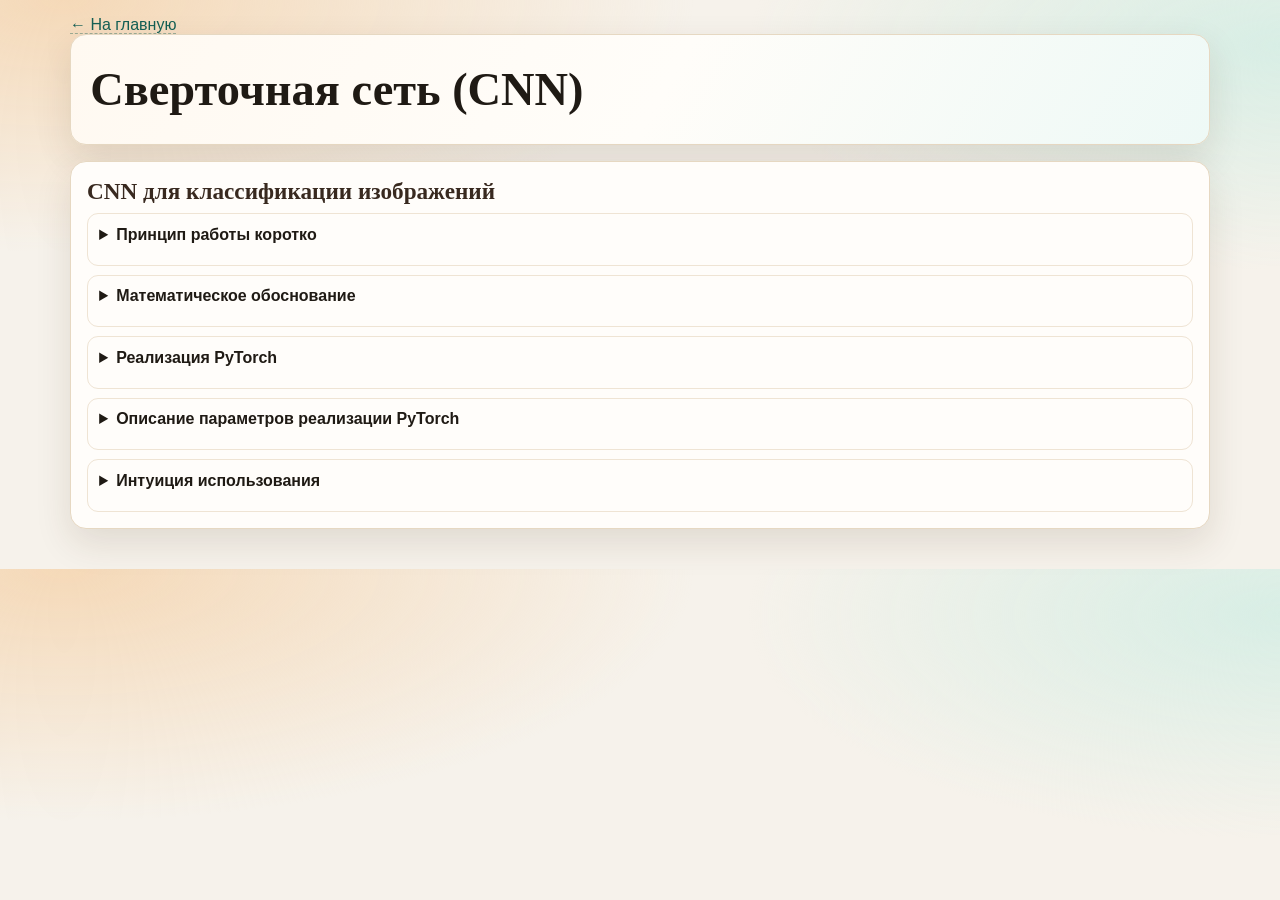
<file: neural/cnn.html>
<!doctype html><html lang="ru"><head><meta charset="UTF-8"/><meta name="viewport" content="width=device-width,initial-scale=1.0"/><title>Сверточная сеть | ML Course</title><link rel="stylesheet" href="../assets/styles.css"/></head><body><main class="wrap"><a href="../index.html">← На главную</a><section class="hero"><h1>Сверточная сеть (CNN)</h1></section><section class="panel"><h2>CNN для классификации изображений</h2><details><summary>Принцип работы коротко</summary><p>Свертки извлекают локальные паттерны, pooling уменьшает размерность, полносвязная голова классифицирует.</p></details><details><summary>Математическое обоснование</summary><pre><code>2D convolution:
y[n, c_out, i, j] = sum_{c_in, u, v} W[c_out, c_in, u, v] * x[n, c_in, i+u, j+v]

Далее:
h = ReLU(BN(y))
h_pool = MaxPool(h)
logits = Linear(flatten(h_pool))

Loss:
L = CrossEntropy(logits, y_true)

Обучение:
backprop через conv, bn, linear + шаг Adam/SGD.</code></pre></details><details><summary>Реализация PyTorch</summary><pre><code>import torch
import torch.nn as nn

class SimpleCNN(nn.Module):
    def __init__(self, num_classes=10):
        super().__init__()
        self.features = nn.Sequential(
            nn.Conv2d(3, 32, kernel_size=3, padding=1),
            nn.BatchNorm2d(32),
            nn.ReLU(),
            nn.MaxPool2d(2),
            nn.Conv2d(32, 64, kernel_size=3, padding=1),
            nn.BatchNorm2d(64),
            nn.ReLU(),
            nn.MaxPool2d(2)
        )
        self.classifier = nn.Sequential(
            nn.Flatten(),
            nn.Linear(64 * 8 * 8, 128),
            nn.ReLU(),
            nn.Dropout(0.3),
            nn.Linear(128, num_classes)
        )

    def forward(self, x):
        x = self.features(x)
        return self.classifier(x)

model = SimpleCNN(num_classes=10)
criterion = nn.CrossEntropyLoss()
optimizer = torch.optim.Adam(model.parameters(), lr=1e-3)</code></pre></details><details><summary>Описание параметров реализации PyTorch</summary><ul><li><code>out_channels</code> в <code>Conv2d</code>: сколько карт признаков извлекаем.</li><li><code>kernel_size</code>: размер окна свертки (часто 3x3).</li><li><code>stride</code>, <code>padding</code>: контроль пространственного размера.</li><li><code>BatchNorm2d</code>: стабилизация и ускорение обучения.</li><li><code>Dropout</code>: регуляризация.</li><li><code>num_classes</code>: размер выходного слоя.</li><li><code>lr</code>, <code>weight_decay</code>, <code>batch_size</code>: ключевые параметры оптимизации.</li></ul></details><details><summary>Интуиция использования</summary><p>Стандартный выбор для изображений и карт признаков, когда важны локальные шаблоны и их иерархия.</p></details></section></main></body></html>
</file>
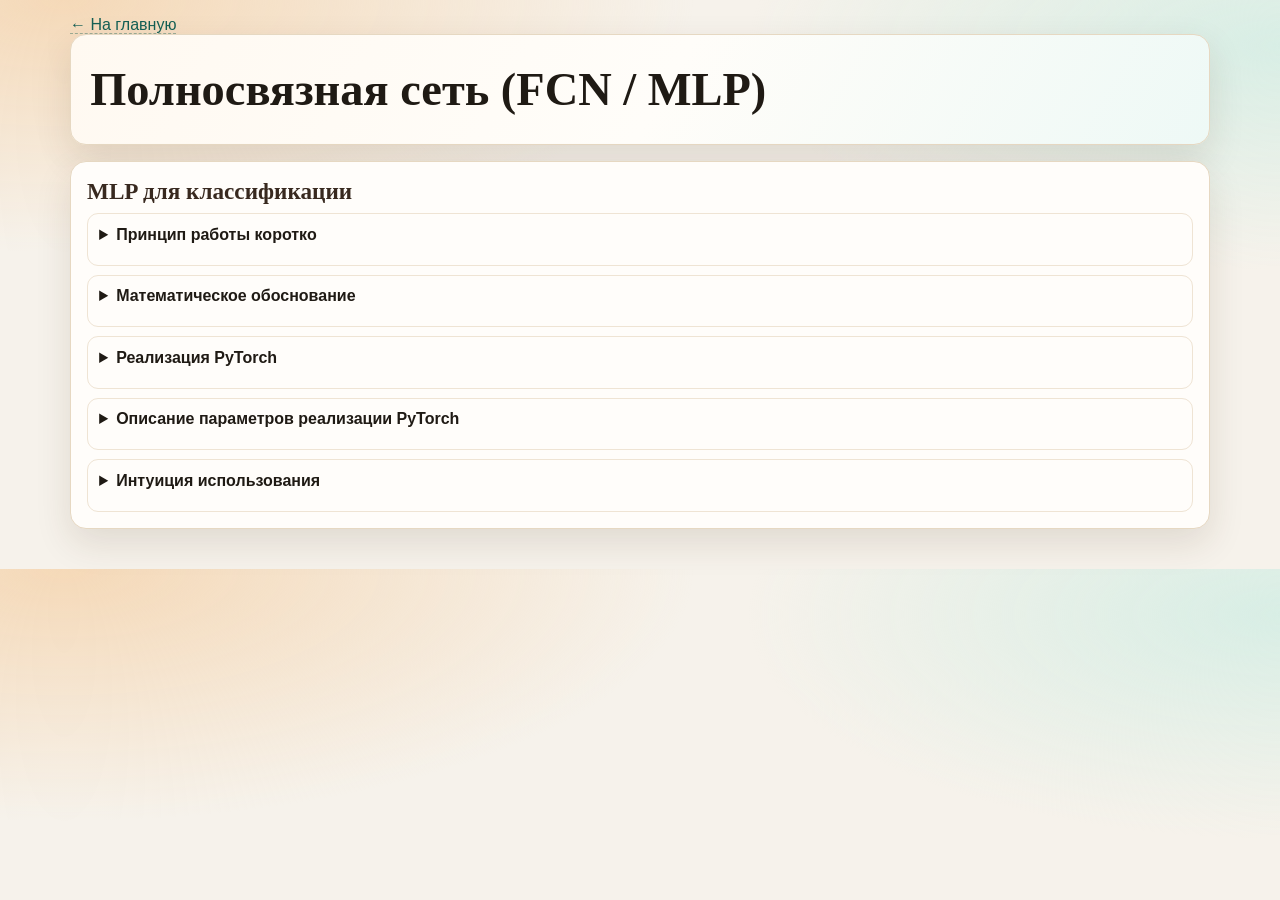
<file: neural/fcn.html>
<!doctype html><html lang="ru"><head><meta charset="UTF-8"/><meta name="viewport" content="width=device-width,initial-scale=1.0"/><title>Полносвязная сеть | ML Course</title><link rel="stylesheet" href="../assets/styles.css"/></head><body><main class="wrap"><a href="../index.html">← На главную</a><section class="hero"><h1>Полносвязная сеть (FCN / MLP)</h1></section><section class="panel"><h2>MLP для классификации</h2><details><summary>Принцип работы коротко</summary><p>Вход проходит через последовательность линейных слоев и нелинейностей, на выходе получаем логиты классов.</p></details><details><summary>Математическое обоснование</summary><pre><code>Forward pass:
h1 = ReLU(W1 x + b1)
h2 = ReLU(W2 h1 + b2)
logits = W3 h2 + b3
p(y=c|x) = softmax(logits)_c

Loss (cross-entropy):
L = - (1/N) * sum_i log p(y_i | x_i)

Обучение:
1) forward
2) вычисление loss
3) backward (autograd: dL/dW, dL/db)
4) шаг оптимизатора (SGD/Adam)</code></pre></details><details><summary>Реализация PyTorch</summary><pre><code>import torch
import torch.nn as nn

class MLPClassifier(nn.Module):
    def __init__(self, in_features, num_classes, hidden1=128, hidden2=64, dropout=0.2):
        super().__init__()
        self.net = nn.Sequential(
            nn.Linear(in_features, hidden1),
            nn.ReLU(),
            nn.Dropout(dropout),
            nn.Linear(hidden1, hidden2),
            nn.ReLU(),
            nn.Dropout(dropout),
            nn.Linear(hidden2, num_classes)
        )

    def forward(self, x):
        return self.net(x)

model = MLPClassifier(in_features=100, num_classes=5)
criterion = nn.CrossEntropyLoss()
optimizer = torch.optim.Adam(model.parameters(), lr=1e-3, weight_decay=1e-4)

for xb, yb in train_loader:
    optimizer.zero_grad()
    logits = model(xb)
    loss = criterion(logits, yb)
    loss.backward()
    optimizer.step()</code></pre></details><details><summary>Описание параметров реализации PyTorch</summary><ul><li><code>in_features</code>: размер входного вектора.</li><li><code>num_classes</code>: число классов.</li><li><code>hidden1</code>, <code>hidden2</code>: ширина скрытых слоев (емкость модели).</li><li><code>dropout</code>: регуляризация, снижает переобучение.</li><li><code>lr</code>: шаг обучения.</li><li><code>weight_decay</code>: L2-регуляризация в оптимизаторе.</li><li><code>batch_size</code>: стабильность градиента и скорость.</li><li><code>epochs</code>: число проходов по train.</li></ul></details><details><summary>Интуиция использования</summary><p>Хороший выбор для табличных/векторных признаков, когда линейной модели уже не хватает, но архитектура CNN/Transformer избыточна.</p></details></section></main></body></html>
</file>
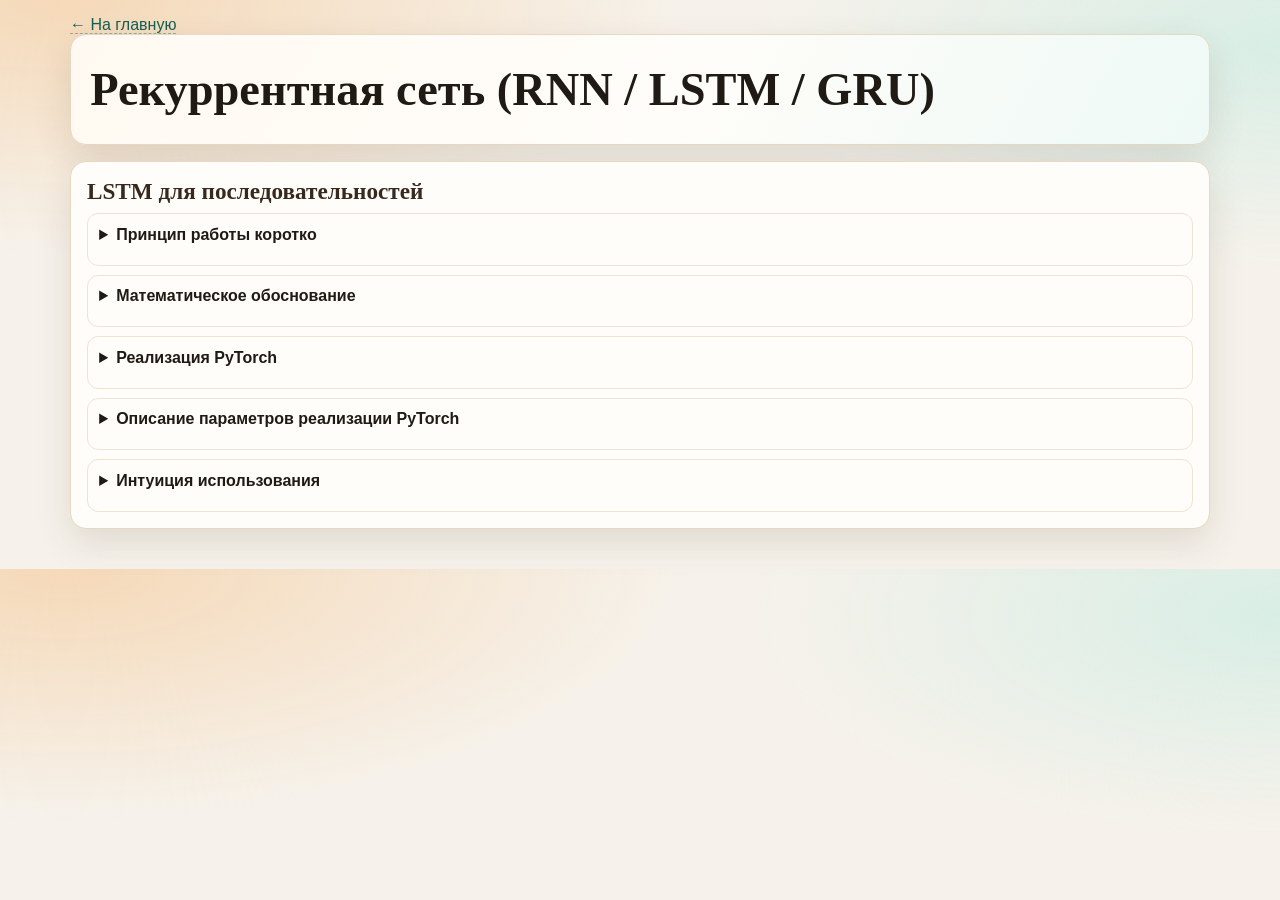
<file: neural/rnn.html>
<!doctype html><html lang="ru"><head><meta charset="UTF-8"/><meta name="viewport" content="width=device-width,initial-scale=1.0"/><title>Рекуррентная сеть | ML Course</title><link rel="stylesheet" href="../assets/styles.css"/></head><body><main class="wrap"><a href="../index.html">← На главную</a><section class="hero"><h1>Рекуррентная сеть (RNN / LSTM / GRU)</h1></section><section class="panel"><h2>LSTM для последовательностей</h2><details><summary>Принцип работы коротко</summary><p>Модель обрабатывает последовательность по шагам и хранит состояние, которое переносит информацию из прошлого.</p></details><details><summary>Математическое обоснование</summary><pre><code>Для LSTM на шаге t:
f_t = sigmoid(W_f x_t + U_f h_{t-1} + b_f)      # forget gate
i_t = sigmoid(W_i x_t + U_i h_{t-1} + b_i)      # input gate
g_t = tanh(W_g x_t + U_g h_{t-1} + b_g)         # candidate
c_t = f_t * c_{t-1} + i_t * g_t                 # memory update
o_t = sigmoid(W_o x_t + U_o h_{t-1} + b_o)      # output gate
h_t = o_t * tanh(c_t)

Loss:
L = CrossEntropy(head(h_T), y_true)

Обучение:
BPTT (backpropagation through time) + optimizer step.</code></pre></details><details><summary>Реализация PyTorch</summary><pre><code>import torch
import torch.nn as nn

class LSTMClassifier(nn.Module):
    def __init__(self, input_size, hidden_size=128, num_layers=2, num_classes=2, dropout=0.2):
        super().__init__()
        self.lstm = nn.LSTM(
            input_size=input_size,
            hidden_size=hidden_size,
            num_layers=num_layers,
            batch_first=True,
            dropout=dropout if num_layers > 1 else 0.0,
            bidirectional=False
        )
        self.head = nn.Linear(hidden_size, num_classes)

    def forward(self, x):
        out, (h_n, c_n) = self.lstm(x)
        last_hidden = h_n[-1]
        logits = self.head(last_hidden)
        return logits

model = LSTMClassifier(input_size=64, hidden_size=128, num_layers=2, num_classes=3)
criterion = nn.CrossEntropyLoss()
optimizer = torch.optim.Adam(model.parameters(), lr=1e-3)</code></pre></details><details><summary>Описание параметров реализации PyTorch</summary><ul><li><code>input_size</code>: размер признаков на шаге последовательности.</li><li><code>hidden_size</code>: размер скрытого состояния (емкость памяти).</li><li><code>num_layers</code>: глубина стека LSTM.</li><li><code>dropout</code>: применяется между LSTM-слоями.</li><li><code>bidirectional</code>: двунаправленный контекст.</li><li><code>batch_first=True</code>: формат входа <code>(batch, seq, feature)</code>.</li><li><code>lr</code>, <code>clip_grad_norm_</code>: стабильность обучения.</li></ul></details><details><summary>Интуиция использования</summary><p>Подходит для временных рядов, текста и событийных последовательностей, где порядок наблюдений критичен.</p></details></section></main></body></html>
</file>
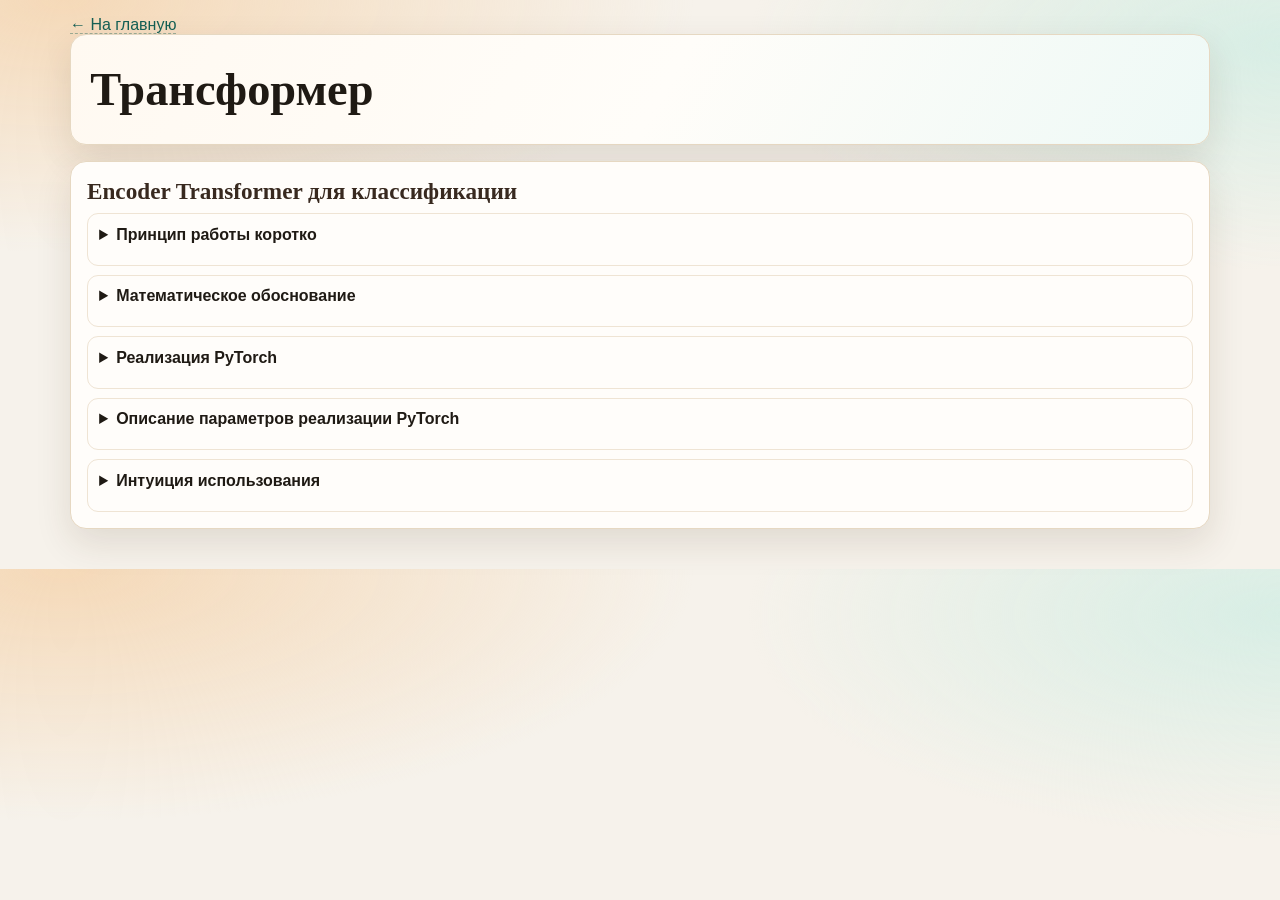
<file: neural/transformer.html>
<!doctype html><html lang="ru"><head><meta charset="UTF-8"/><meta name="viewport" content="width=device-width,initial-scale=1.0"/><title>Трансформер | ML Course</title><link rel="stylesheet" href="../assets/styles.css"/></head><body><main class="wrap"><a href="../index.html">← На главную</a><section class="hero"><h1>Трансформер</h1></section><section class="panel"><h2>Encoder Transformer для классификации</h2><details><summary>Принцип работы коротко</summary><p>Self-attention позволяет каждому токену учитывать весь контекст последовательности на каждом слое.</p></details><details><summary>Математическое обоснование</summary><pre><code>Scaled dot-product attention:
Q = X W_Q, K = X W_K, V = X W_V
Attention(Q, K, V) = softmax( (Q K^T) / sqrt(d_k) ) V

Multi-head:
head_i = Attention(Q_i, K_i, V_i)
MHA(X) = Concat(head_1, ..., head_h) W_O

Encoder block:
X1 = LayerNorm(X + MHA(X))
X2 = LayerNorm(X1 + FFN(X1))

Loss:
L = CrossEntropy(classifier(X_cls), y_true)</code></pre></details><details><summary>Реализация PyTorch</summary><pre><code>import torch
import torch.nn as nn

class TransformerClassifier(nn.Module):
    def __init__(self, vocab_size, d_model=128, nhead=4, num_layers=2, dim_ff=256, num_classes=2, max_len=512):
        super().__init__()
        self.token_emb = nn.Embedding(vocab_size, d_model)
        self.pos_emb = nn.Embedding(max_len, d_model)
        encoder_layer = nn.TransformerEncoderLayer(
            d_model=d_model,
            nhead=nhead,
            dim_feedforward=dim_ff,
            dropout=0.1,
            batch_first=True
        )
        self.encoder = nn.TransformerEncoder(encoder_layer, num_layers=num_layers)
        self.head = nn.Linear(d_model, num_classes)

    def forward(self, x):
        bsz, seq_len = x.shape
        pos = torch.arange(seq_len, device=x.device).unsqueeze(0).expand(bsz, seq_len)
        h = self.token_emb(x) + self.pos_emb(pos)
        h = self.encoder(h)
        cls = h[:, 0, :]
        return self.head(cls)

model = TransformerClassifier(vocab_size=30000, d_model=256, nhead=8, num_layers=4, num_classes=3)
criterion = nn.CrossEntropyLoss()
optimizer = torch.optim.AdamW(model.parameters(), lr=3e-4, weight_decay=1e-2)</code></pre></details><details><summary>Описание параметров реализации PyTorch</summary><ul><li><code>vocab_size</code>: размер словаря токенов.</li><li><code>d_model</code>: размер эмбеддинга и внутреннего представления.</li><li><code>nhead</code>: число attention-голов (должно делить <code>d_model</code>).</li><li><code>num_layers</code>: глубина энкодера.</li><li><code>dim_feedforward</code>: ширина FFN блока.</li><li><code>max_len</code>: максимальная длина последовательности для positional embedding.</li><li><code>lr</code>, <code>weight_decay</code>, scheduler/warmup: критичны для стабильного обучения.</li></ul></details><details><summary>Интуиция использования</summary><p>Лучший выбор для задач с длинным контекстом и сложными зависимостями между токенами (NLP, код, мультимодальные последовательности).</p></details></section></main></body></html>
</file>
<file: assets/styles.css>
:root {
  --bg: #f6f2eb;
  --text: #1f1a14;
  --muted: #62574a;
  --primary: #ba5328;
  --accent: #135e53;
  --card: #fffdfa;
  --border: #e6d8c2;
  --shadow: 0 14px 36px rgba(65, 40, 18, 0.12);
  --r: 16px;
  --code-bg: #202020;
  --code-text: #efece5;
}
* { box-sizing: border-box; }
body {
  margin: 0;
  font-family: "Source Sans 3", "Segoe UI", sans-serif;
  color: var(--text);
  background:
    radial-gradient(900px 360px at 5% 0%, #f5d9b8 0%, transparent 70%),
    radial-gradient(760px 320px at 100% 8%, #d8eee5 0%, transparent 70%),
    var(--bg);
}
.wrap { width: min(1140px, calc(100% - 2rem)); margin: 0 auto; padding: 1rem 0 2.5rem; }
.hero, .panel {
  background: linear-gradient(120deg, #fff9f1, #fffdf9 52%, #eef9f6);
  border: 1px solid var(--border);
  border-radius: var(--r);
  box-shadow: var(--shadow);
}
.hero { padding: 1.8rem 1.2rem; }
.panel { padding: 1rem; margin-top: 1rem; background: var(--card); }
h1, h2 { font-family: "Bitter", "Georgia", serif; margin: 0; }
h1 { font-size: clamp(1.9rem, 4.5vw, 2.9rem); line-height: 1.1; }
h2 { font-size: 1.45rem; color: #38291f; }
p { color: #3c342c; }
a { color: var(--accent); text-decoration: none; border-bottom: 1px dashed rgba(19,94,83,.4); }
a:hover { color: var(--primary); border-color: rgba(186,83,40,.4); }
.chips { display: flex; flex-wrap: wrap; gap: .5rem; margin-top: .8rem; }
.chips a { border: 1px solid rgba(19,94,83,.22); background: rgba(19,94,83,.07); border-radius: 999px; padding: .32rem .7rem; font-weight: 700; }
details { margin-top: .55rem; border: 1px solid #efe4d4; border-radius: 11px; padding: .1rem .7rem .7rem; background: #fffdfa; }
summary { cursor: pointer; font-weight: 700; padding: .62rem 0; }
pre { margin: .45rem 0 0; padding: .72rem; border-radius: 10px; background: var(--code-bg); color: var(--code-text); overflow-x: auto; font-size: .84rem; line-height: 1.42; }
code { font-family: "JetBrains Mono", "Fira Code", monospace; }
.grid { margin-top: 1rem; display: grid; gap: 1rem; grid-template-columns: repeat(auto-fit, minmax(320px, 1fr)); }
@media (max-width:760px) { .wrap { width: min(1140px, calc(100% - 1.2rem)); } .hero { padding: 1.3rem .95rem; } }
</file>
